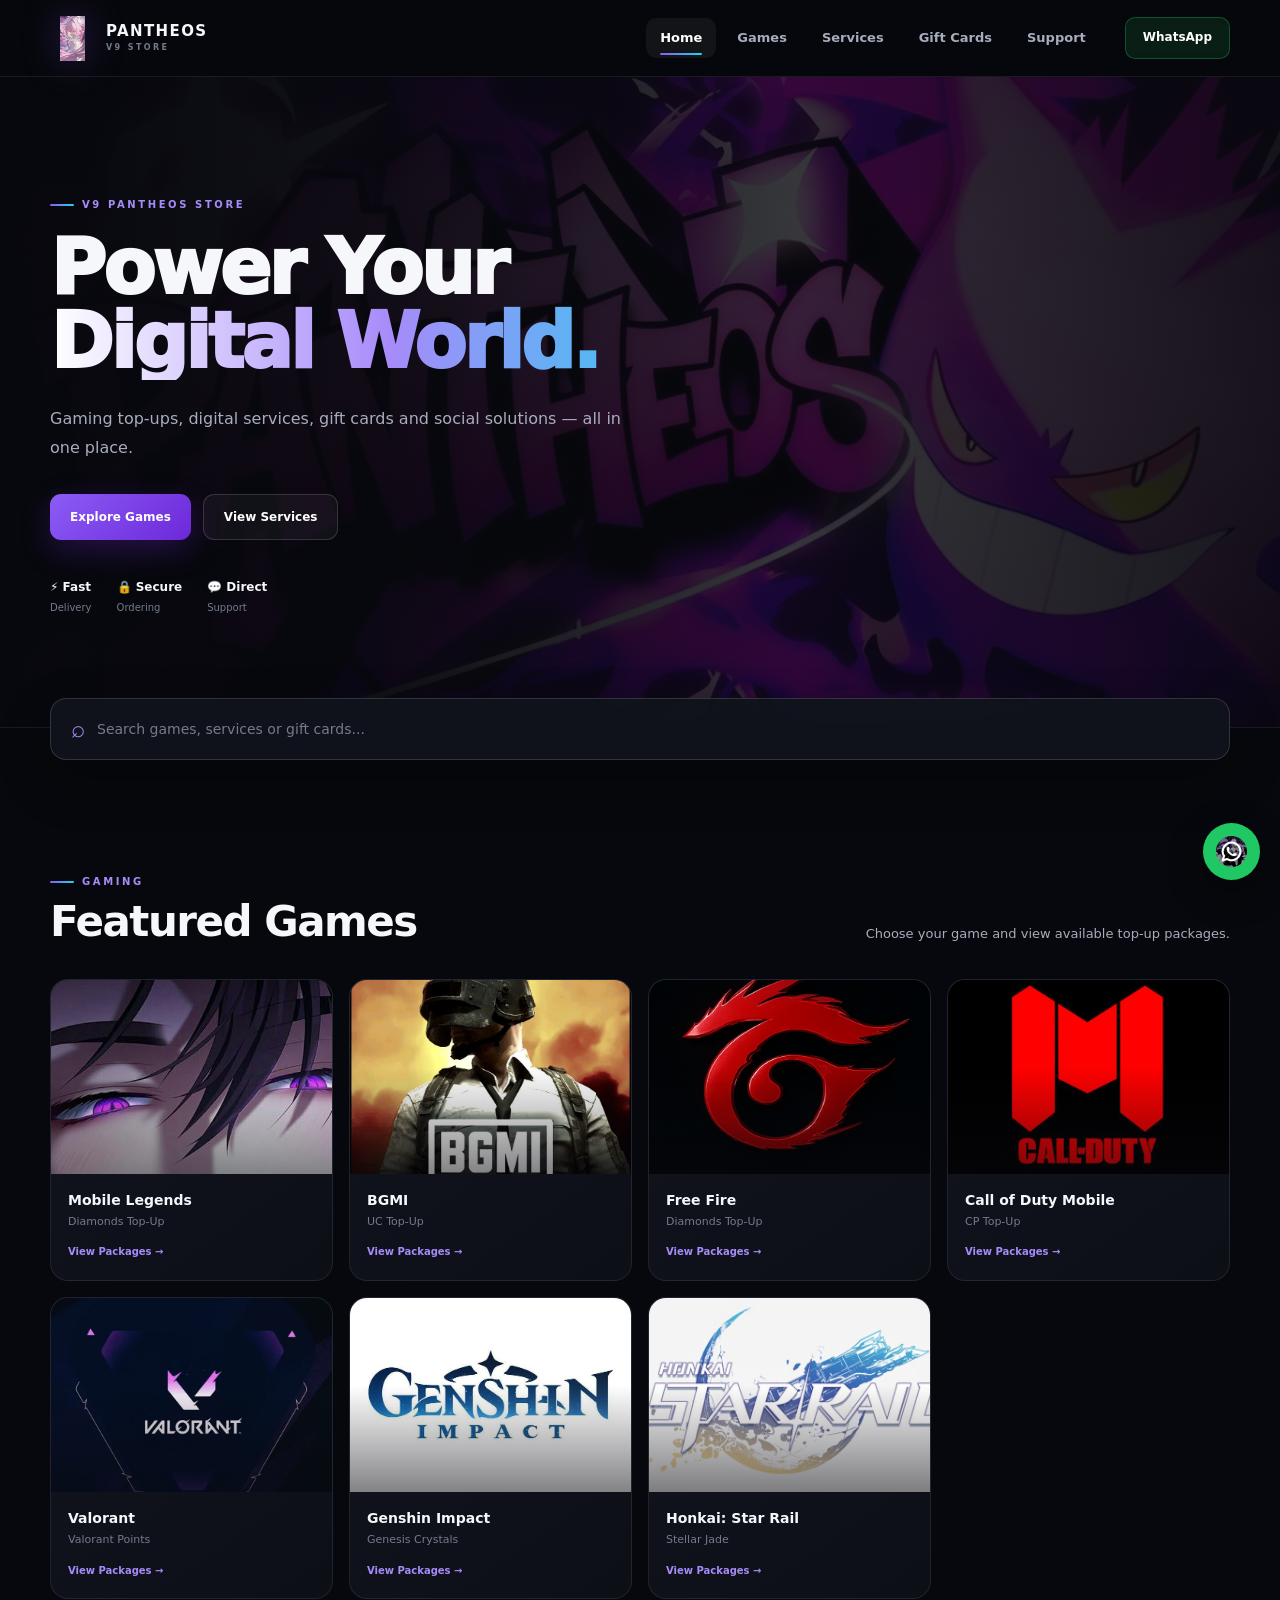
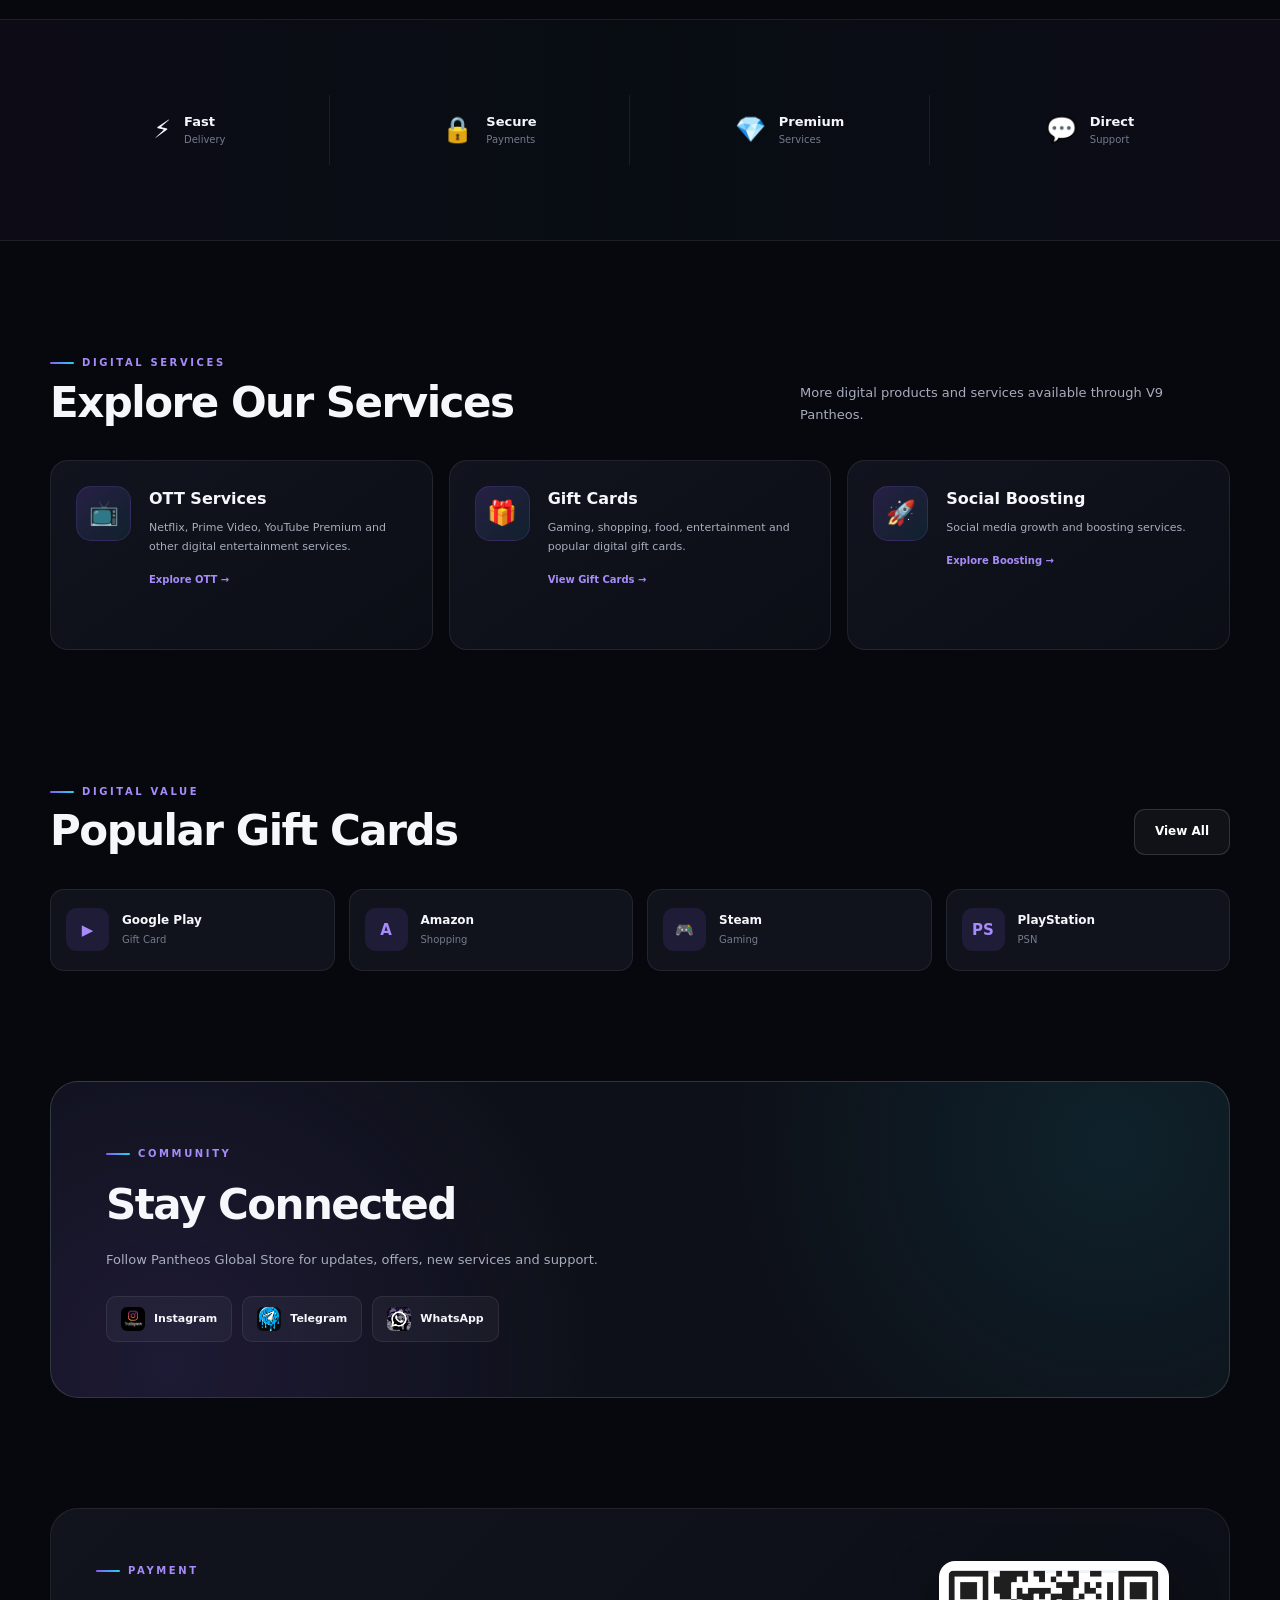
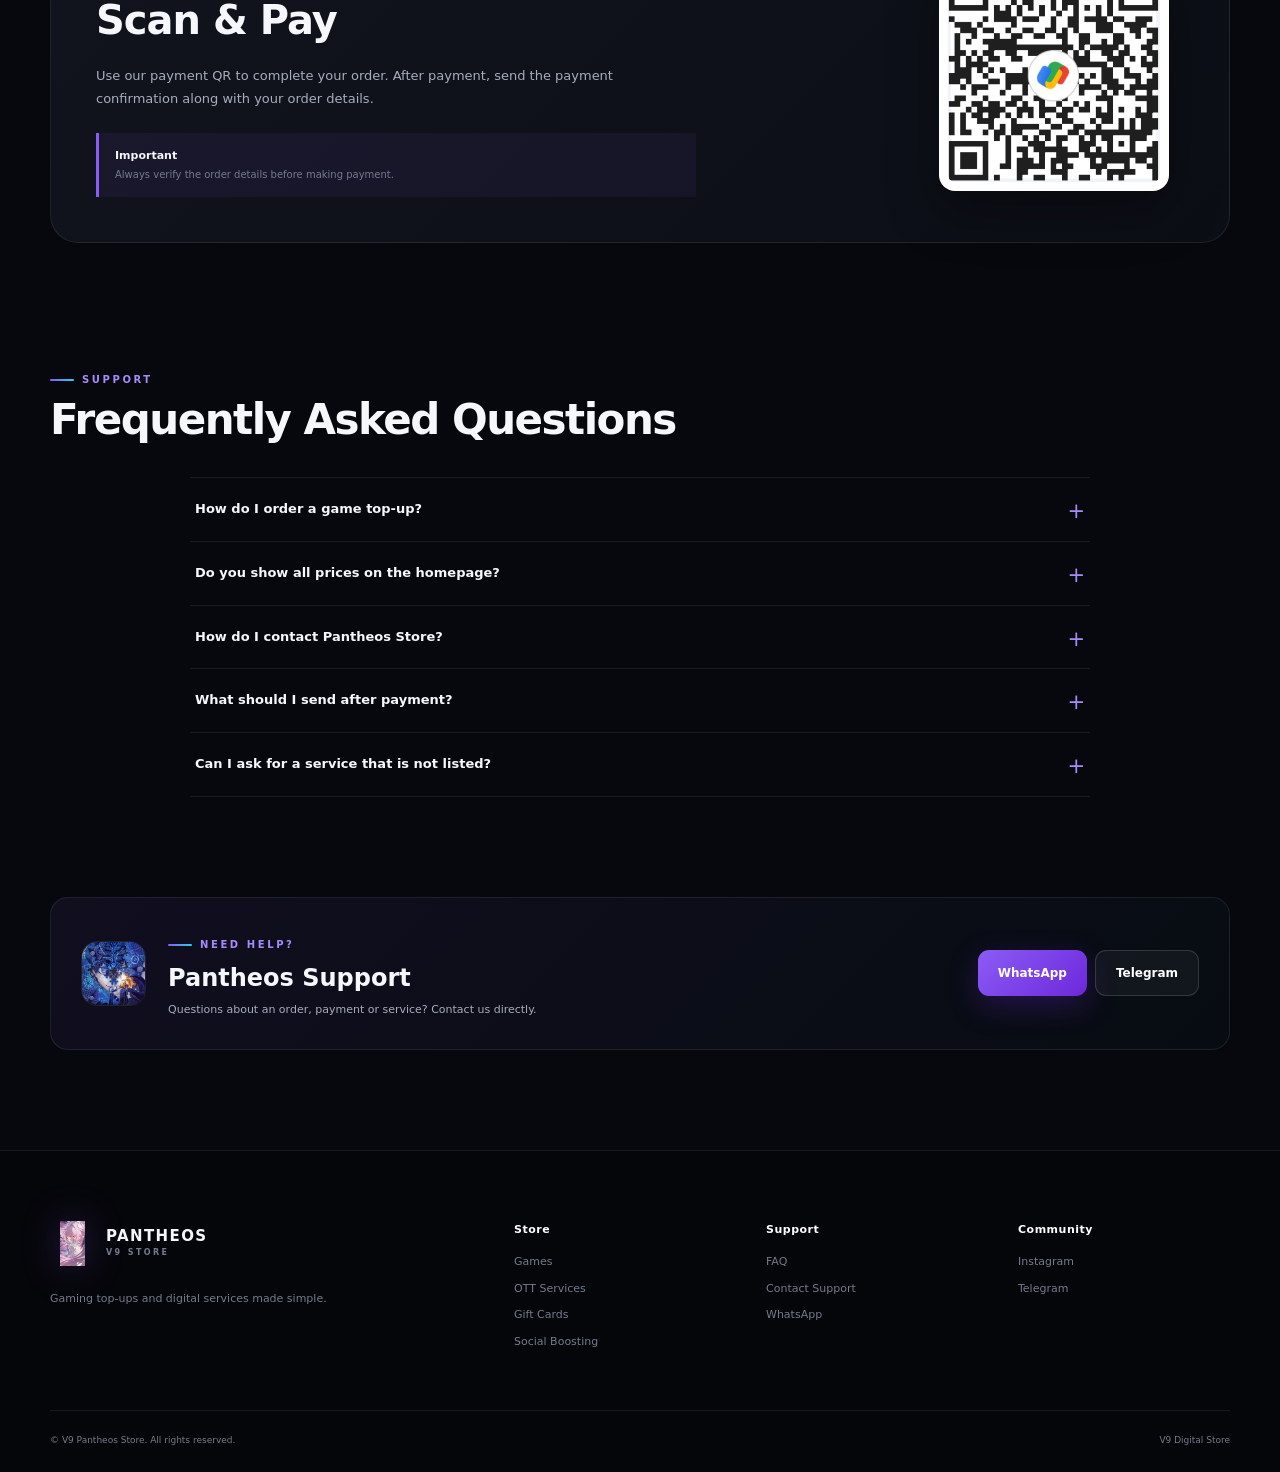
<file: index.html>
<!DOCTYPE html>
<html lang="en">
<head>
    <meta charset="UTF-8">
    <meta name="viewport" content="width=device-width, initial-scale=1.0">

    <meta name="theme-color" content="#07080d">
    <meta name="description" content="V9 Pantheos Global Store TEST 123, OTT services, gift cards and social media services.">

    <title>V9 Pantheos Store</title>

    <link rel="stylesheet" href="css/style.css">
</head>

<body>

<!-- =====================================================
     PAGE LOADER
===================================================== -->

<div id="page-loader">

    <div class="loader-card">

        <img
            src="assets/pantheos-logo.PNG"
            alt="Pantheos Store"
        >

        <div class="loader-bar">
            <span></span>
        </div>

        <p>V9 PANTHEOS STORE</p>

    </div>

</div>


<!-- =====================================================
     HEADER
===================================================== -->

<header class="site-header">

    <div class="container nav-container">

        <a href="index.html" class="brand">

            <img
                src="assets/pantheos-logo.PNG"
                alt="Pantheos Store Logo"
                class="brand-logo"
            >

            <div class="brand-text">

                <strong>PANTHEOS</strong>

                <span>V9 STORE</span>

            </div>

        </a>


        <nav class="desktop-nav">

            <a href="index.html" class="nav-link active">
                Home
            </a>

            <a href="#games" class="nav-link">
                Games
            </a>

            <a href="#services" class="nav-link">
                Services
            </a>

            <a href="#giftcards" class="nav-link">
                Gift Cards
            </a>

            <a href="#support" class="nav-link">
                Support
            </a>

        </nav>


        <div class="nav-actions">

            <a
                href="https://wa.me/919310651934"
                target="_blank"
                rel="noopener noreferrer"
                class="nav-whatsapp"
            >
                WhatsApp
            </a>

            <button
                type="button"
                class="menu-toggle"
                aria-label="Open navigation"
                aria-expanded="false"
            >
                <span></span>
                <span></span>
                <span></span>
            </button>

        </div>

    </div>


    <nav class="mobile-nav">

        <a href="index.html">Home</a>
        <a href="#games">Games</a>
        <a href="#services">Services</a>
        <a href="#giftcards">Gift Cards</a>
        <a href="#support">Support</a>

        <a
            href="https://wa.me/919310651934"
            target="_blank"
            rel="noopener noreferrer"
            class="mobile-whatsapp"
        >
            Chat on WhatsApp
        </a>

    </nav>

</header>


<!-- =====================================================
     MAIN
===================================================== -->

<main>


<!-- =====================================================
     HERO
===================================================== -->

<section class="hero-section">

    <div class="hero-background">

        <img
            src="assets/hero-banner.PNG"
            alt=""
            aria-hidden="true"
        >

    </div>


    <div class="container hero-container">

        <div class="hero-content">

            <span class="eyebrow">
                V9 PANTHEOS STORE
            </span>

            <h1>
                Power Your
                <span>Digital World.</span>
            </h1>

            <p>
                Gaming top-ups, digital services, gift cards
                and social solutions — all in one place.
            </p>


            <div class="hero-buttons">

                <a
                    href="#games"
                    class="btn btn-primary"
                >
                    Explore Games
                </a>

                <a
                    href="#services"
                    class="btn btn-secondary"
                >
                    View Services
                </a>

            </div>


            <div class="hero-features">

                <div class="hero-feature">

                    <strong>⚡ Fast</strong>
                    <span>Delivery</span>

                </div>

                <div class="hero-feature">

                    <strong>🔒 Secure</strong>
                    <span>Ordering</span>

                </div>

                <div class="hero-feature">

                    <strong>💬 Direct</strong>
                    <span>Support</span>

                </div>

            </div>

        </div>

    </div>

</section>


<!-- =====================================================
     SEARCH
===================================================== -->

<section class="search-section">

    <div class="container">

        <div class="search-box">

            <span>⌕</span>

            <input
                type="search"
                data-search=".search-item"
                placeholder="Search games, services or gift cards..."
                autocomplete="off"
            >

        </div>

    </div>

</section>


<!-- =====================================================
     FEATURED GAMES
===================================================== -->

<section
    class="content-section"
    id="games"
>

    <div class="container">

        <div class="section-heading">

            <div>

                <span class="eyebrow">
                    GAMING
                </span>

                <h2>
                    Featured Games
                </h2>

            </div>

            <p>
                Choose your game and view available
                top-up packages.
            </p>

        </div>


        <div class="games-grid">


            <!-- MLBB -->

            <a
                href="mlbb.html"
                class="game-card search-item"
                data-search-text="mlbb mobile legends diamonds top up"
            >

                <div class="game-image">

                    <img
                        src="assets/mlbb-logo.jpg"
                        alt="Mobile Legends"
                    >

                </div>

                <div class="game-info">

                    <h3>Mobile Legends</h3>

                    <p>Diamonds Top-Up</p>

                    <span>
                        View Packages →
                    </span>

                </div>

            </a>


            <!-- BGMI -->

            <a
                href="bgmi.html"
                class="game-card search-item"
                data-search-text="bgmi battlegrounds mobile india uc"
            >

                <div class="game-image">

                    <img
                        src="assets/bgmi-logo.jpg"
                        alt="BGMI"
                    >

                </div>

                <div class="game-info">

                    <h3>BGMI</h3>

                    <p>UC Top-Up</p>

                    <span>
                        View Packages →
                    </span>

                </div>

            </a>


            <!-- FREE FIRE -->

            <a
                href="freefire.html"
                class="game-card search-item"
                data-search-text="free fire freefire diamonds"
            >

                <div class="game-image">

                    <img
                        src="assets/freefire-logo.jpg"
                        alt="Free Fire"
                    >

                </div>

                <div class="game-info">

                    <h3>Free Fire</h3>

                    <p>Diamonds Top-Up</p>

                    <span>
                        View Packages →
                    </span>

                </div>

            </a>


            <!-- CODM -->

            <a
                href="codm.html"
                class="game-card search-item"
                data-search-text="codm call of duty mobile cp"
            >

                <div class="game-image">

                    <img
                        src="assets/codm-logo.jpg"
                        alt="Call of Duty Mobile"
                    >

                </div>

                <div class="game-info">

                    <h3>Call of Duty Mobile</h3>

                    <p>CP Top-Up</p>

                    <span>
                        View Packages →
                    </span>

                </div>

            </a>


            <!-- VALORANT -->

            <a
                href="valorant.html"
                class="game-card search-item"
                data-search-text="valorant vp points"
            >

                <div class="game-image">

                    <img
                        src="assets/valorant-logo.jpg"
                        alt="Valorant"
                    >

                </div>

                <div class="game-info">

                    <h3>Valorant</h3>

                    <p>Valorant Points</p>

                    <span>
                        View Packages →
                    </span>

                </div>

            </a>


            <!-- GENSHIN -->

            <a
                href="genshin.html"
                class="game-card search-item"
                data-search-text="genshin impact genesis crystals"
            >

                <div class="game-image">

                    <img
                        src="assets/genshin-logo.jpg"
                        alt="Genshin Impact"
                    >

                </div>

                <div class="game-info">

                    <h3>Genshin Impact</h3>

                    <p>Genesis Crystals</p>

                    <span>
                        View Packages →
                    </span>

                </div>

            </a>


            <!-- HSR -->

            <a
                href="hsr.html"
                class="game-card search-item"
                data-search-text="honkai star rail hsr stellar jade"
            >

                <div class="game-image">

                    <img
                        src="assets/hsr-logo.jpg"
                        alt="Honkai Star Rail"
                    >

                </div>

                <div class="game-info">

                    <h3>Honkai: Star Rail</h3>

                    <p>Stellar Jade</p>

                    <span>
                        View Packages →
                    </span>

                </div>

            </a>

        </div>

    </div>

</section>


<!-- =====================================================
     TRUST STATS
===================================================== -->

<section class="trust-section">

    <div class="container">

        <div class="trust-grid">

            <div class="trust-item">

                <strong>⚡</strong>

                <div>
                    <b>Fast</b>
                    <span>Delivery</span>
                </div>

            </div>


            <div class="trust-item">

                <strong>🔒</strong>

                <div>
                    <b>Secure</b>
                    <span>Payments</span>
                </div>

            </div>


            <div class="trust-item">

                <strong>💎</strong>

                <div>
                    <b>Premium</b>
                    <span>Services</span>
                </div>

            </div>


            <div class="trust-item">

                <strong>💬</strong>

                <div>
                    <b>Direct</b>
                    <span>Support</span>
                </div>

            </div>

        </div>

    </div>

</section>


<!-- =====================================================
     SERVICES
===================================================== -->

<section
    class="content-section"
    id="services"
>

    <div class="container">

        <div class="section-heading">

            <div>

                <span class="eyebrow">
                    DIGITAL SERVICES
                </span>

                <h2>
                    Explore Our Services
                </h2>

            </div>

            <p>
                More digital products and services
                available through V9 Pantheos.
            </p>

        </div>


        <div class="service-grid">


            <!-- OTT -->

            <a
                href="ott.html"
                class="service-card search-item"
                data-search-text="ott netflix prime video youtube premium"
            >

                <div class="service-icon">

                    📺

                </div>

                <div class="service-content">

                    <h3>
                        OTT Services
                    </h3>

                    <p>
                        Netflix, Prime Video, YouTube Premium
                        and other digital entertainment services.
                    </p>

                    <span>
                        Explore OTT →
                    </span>

                </div>

            </a>


            <!-- GIFT CARDS -->

            <a
                href="giftcards.html"
                class="service-card search-item"
                data-search-text="gift cards google play amazon steam playstation flipkart myntra"
            >

                <div class="service-icon">

                    🎁

                </div>

                <div class="service-content">

                    <h3>
                        Gift Cards
                    </h3>

                    <p>
                        Gaming, shopping, food, entertainment
                        and popular digital gift cards.
                    </p>

                    <span>
                        View Gift Cards →
                    </span>

                </div>

            </a>


            <!-- SOCIAL -->

            <a
                href="social.html"
                class="service-card search-item"
                data-search-text="social boosting instagram followers likes views telegram"
            >

                <div class="service-icon">

                    🚀

                </div>

                <div class="service-content">

                    <h3>
                        Social Boosting
                    </h3>

                    <p>
                        Social media growth and boosting
                        services.
                    </p>

                    <span>
                        Explore Boosting →
                    </span>

                </div>

            </a>


        </div>

    </div>

</section>


<!-- =====================================================
     GIFT CARD PREVIEW
===================================================== -->

<section
    class="content-section"
    id="giftcards"
>

    <div class="container">

        <div class="section-heading">

            <div>

                <span class="eyebrow">
                    DIGITAL VALUE
                </span>

                <h2>
                    Popular Gift Cards
                </h2>

            </div>

            <a
                href="giftcards.html"
                class="btn btn-secondary"
            >
                View All
            </a>

        </div>


        <div class="mini-grid">

            <div class="mini-card search-item"
                 data-search-text="google play gift card">

                <span class="mini-icon">▶</span>

                <div>
                    <h3>Google Play</h3>
                    <p>Gift Card</p>
                </div>

            </div>


            <div class="mini-card search-item"
                 data-search-text="amazon shopping gift card">

                <span class="mini-icon">A</span>

                <div>
                    <h3>Amazon</h3>
                    <p>Shopping</p>
                </div>

            </div>


            <div class="mini-card search-item"
                 data-search-text="steam gift card">

                <span class="mini-icon">🎮</span>

                <div>
                    <h3>Steam</h3>
                    <p>Gaming</p>
                </div>

            </div>


            <div class="mini-card search-item"
                 data-search-text="playstation psn gift card">

                <span class="mini-icon">PS</span>

                <div>
                    <h3>PlayStation</h3>
                    <p>PSN</p>
                </div>

            </div>

        </div>

    </div>

</section>


<!-- =====================================================
     COMMUNITY
===================================================== -->

<section class="community-section">

    <div class="container">

        <div class="community-box">

            <div class="community-content">

                <span class="eyebrow">
                    COMMUNITY
                </span>

                <h2>
                    Stay Connected
                </h2>

                <p>
                    Follow Pantheos Global Store for updates,
                    offers, new services and support.
                </p>


                <div class="community-links">


                    <a
                        href="https://www.instagram.com/pantheosglobalstore?igsh=YnpyczFmYTJsbnhh&utm_source=qr"
                        target="_blank"
                        rel="noopener noreferrer"
                        class="community-link"
                    >

                        <img
                            src="assets/instagram-icon.jpg"
                            alt="Instagram"
                        >

                        <span>Instagram</span>

                    </a>


                    <a
                        href="https://t.me/pantheosglobal"
                        target="_blank"
                        rel="noopener noreferrer"
                        class="community-link"
                    >

                        <img
                            src="assets/telegram-icon.jpg"
                            alt="Telegram"
                        >

                        <span>Telegram</span>

                    </a>


                    <a
                        href="https://wa.me/919310651934"
                        target="_blank"
                        rel="noopener noreferrer"
                        class="community-link"
                    >

                        <img
                            src="assets/whatsapp-icon.jpg"
                            alt="WhatsApp"
                        >

                        <span>WhatsApp</span>

                    </a>

                </div>

            </div>

        </div>

    </div>

</section>


<!-- =====================================================
     QR PAYMENT
===================================================== -->

<section class="payment-section">

    <div class="container">

        <div class="payment-box">

            <div class="payment-content">

                <span class="eyebrow">
                    PAYMENT
                </span>

                <h2>
                    Scan & Pay
                </h2>

                <p>
                    Use our payment QR to complete your
                    order. After payment, send the payment
                    confirmation along with your order details.
                </p>

                <div class="payment-warning">

                    <strong>
                        Important
                    </strong>

                    <span>
                        Always verify the order details before
                        making payment.
                    </span>

                </div>

            </div>


            <div class="qr-wrapper">

                <img
                    src="assets/qr-payment.jpg"
                    alt="Pantheos Store Payment QR"
                >

            </div>

        </div>

    </div>

</section>


<!-- =====================================================
     FAQ
===================================================== -->

<section
    class="faq-section"
    id="faq"
>

    <div class="container">

        <div class="section-heading">

            <div>

                <span class="eyebrow">
                    SUPPORT
                </span>

                <h2>
                    Frequently Asked Questions
                </h2>

            </div>

        </div>


        <div class="faq-list">


            <details>

                <summary>
                    How do I order a game top-up?
                </summary>

                <p>
                    Select your game from the homepage,
                    choose the package you want and follow
                    the ordering instructions on the game page.
                </p>

            </details>


            <details>

                <summary>
                    Do you show all prices on the homepage?
                </summary>

                <p>
                    No. The homepage is designed to stay clean.
                    Select a game or service to view its available
                    packages and pricing.
                </p>

            </details>


            <details>

                <summary>
                    How do I contact Pantheos Store?
                </summary>

                <p>
                    You can contact Pantheos Store through
                    WhatsApp, Instagram or Telegram.
                </p>

            </details>


            <details>

                <summary>
                    What should I send after payment?
                </summary>

                <p>
                    Keep your transaction information and send
                    the required payment confirmation together
                    with your order details.
                </p>

            </details>


            <details>

                <summary>
                    Can I ask for a service that is not listed?
                </summary>

                <p>
                    Yes. Contact us directly through WhatsApp
                    or Telegram and ask about your requirement.
                </p>

            </details>


        </div>

    </div>

</section>


<!-- =====================================================
     SUPPORT
===================================================== -->

<section
    class="support-section"
    id="support"
>

    <div class="container">

        <div class="support-box">


            <div class="support-icon">

                <img
                    src="assets/support-icon.jpg"
                    alt="Customer Support"
                >

            </div>


            <div class="support-content">

                <span class="eyebrow">
                    NEED HELP?
                </span>

                <h2>
                    Pantheos Support
                </h2>

                <p>
                    Questions about an order, payment or
                    service? Contact us directly.
                </p>

            </div>


            <div class="support-actions">

                <a
                    href="https://wa.me/919310651934"
                    target="_blank"
                    rel="noopener noreferrer"
                    class="btn btn-primary"
                >
                    WhatsApp
                </a>

                <a
                    href="https://t.me/pantheosglobal"
                    target="_blank"
                    rel="noopener noreferrer"
                    class="btn btn-secondary"
                >
                    Telegram
                </a>

            </div>

        </div>

    </div>

</section>


</main>


<!-- =====================================================
     FOOTER
===================================================== -->

<footer class="site-footer">

    <div class="container">

        <div class="footer-grid">


            <div class="footer-brand">

                <a
                    href="index.html"
                    class="brand"
                >

                    <img
                        src="assets/pantheos-logo.PNG"
                        alt="Pantheos"
                        class="brand-logo"
                    >

                    <div class="brand-text">

                        <strong>PANTHEOS</strong>

                        <span>V9 STORE</span>

                    </div>

                </a>

                <p>
                    Gaming top-ups and digital services
                    made simple.
                </p>

            </div>


            <div class="footer-column">

                <h3>Store</h3>

                <a href="#games">Games</a>

                <a href="ott.html">
                    OTT Services
                </a>

                <a href="giftcards.html">
                    Gift Cards
                </a>

                <a href="social.html">
                    Social Boosting
                </a>

            </div>


            <div class="footer-column">

                <h3>Support</h3>

                <a href="#faq">
                    FAQ
                </a>

                <a href="#support">
                    Contact Support
                </a>

                <a
                    href="https://wa.me/919310651934"
                    target="_blank"
                    rel="noopener noreferrer"
                >
                    WhatsApp
                </a>

            </div>


            <div class="footer-column">

                <h3>Community</h3>

                <a
                    href="https://www.instagram.com/pantheosglobalstore?igsh=YnpyczFmYTJsbnhh&utm_source=qr"
                    target="_blank"
                    rel="noopener noreferrer"
                >
                    Instagram
                </a>

                <a
                    href="https://t.me/pantheosglobal"
                    target="_blank"
                    rel="noopener noreferrer"
                >
                    Telegram
                </a>

            </div>

        </div>


        <div class="footer-bottom">

            <p>
                © <span data-current-year></span>
                V9 Pantheos Store.
                All rights reserved.
            </p>

            <span>
                V9 Digital Store
            </span>

        </div>

    </div>

</footer>


<!-- =====================================================
     FLOATING WHATSAPP
===================================================== -->

<a
    href="https://wa.me/919310651934"
    target="_blank"
    rel="noopener noreferrer"
    class="floating-whatsapp"
    aria-label="WhatsApp Pantheos Store"
>

    <img
        src="assets/whatsapp-icon.jpg"
        alt="WhatsApp"
    >

    <span class="whatsapp-tooltip">
        Chat with us
    </span>

</a>


<!-- =====================================================
     BACK TO TOP
===================================================== -->

<button
    type="button"
    class="back-to-top"
    aria-label="Back to top"
>
    ↑
</button>


<!-- =====================================================
     JAVASCRIPT
===================================================== -->

<script src="js/app.js" defer></script>

</body>
</html>
</file>
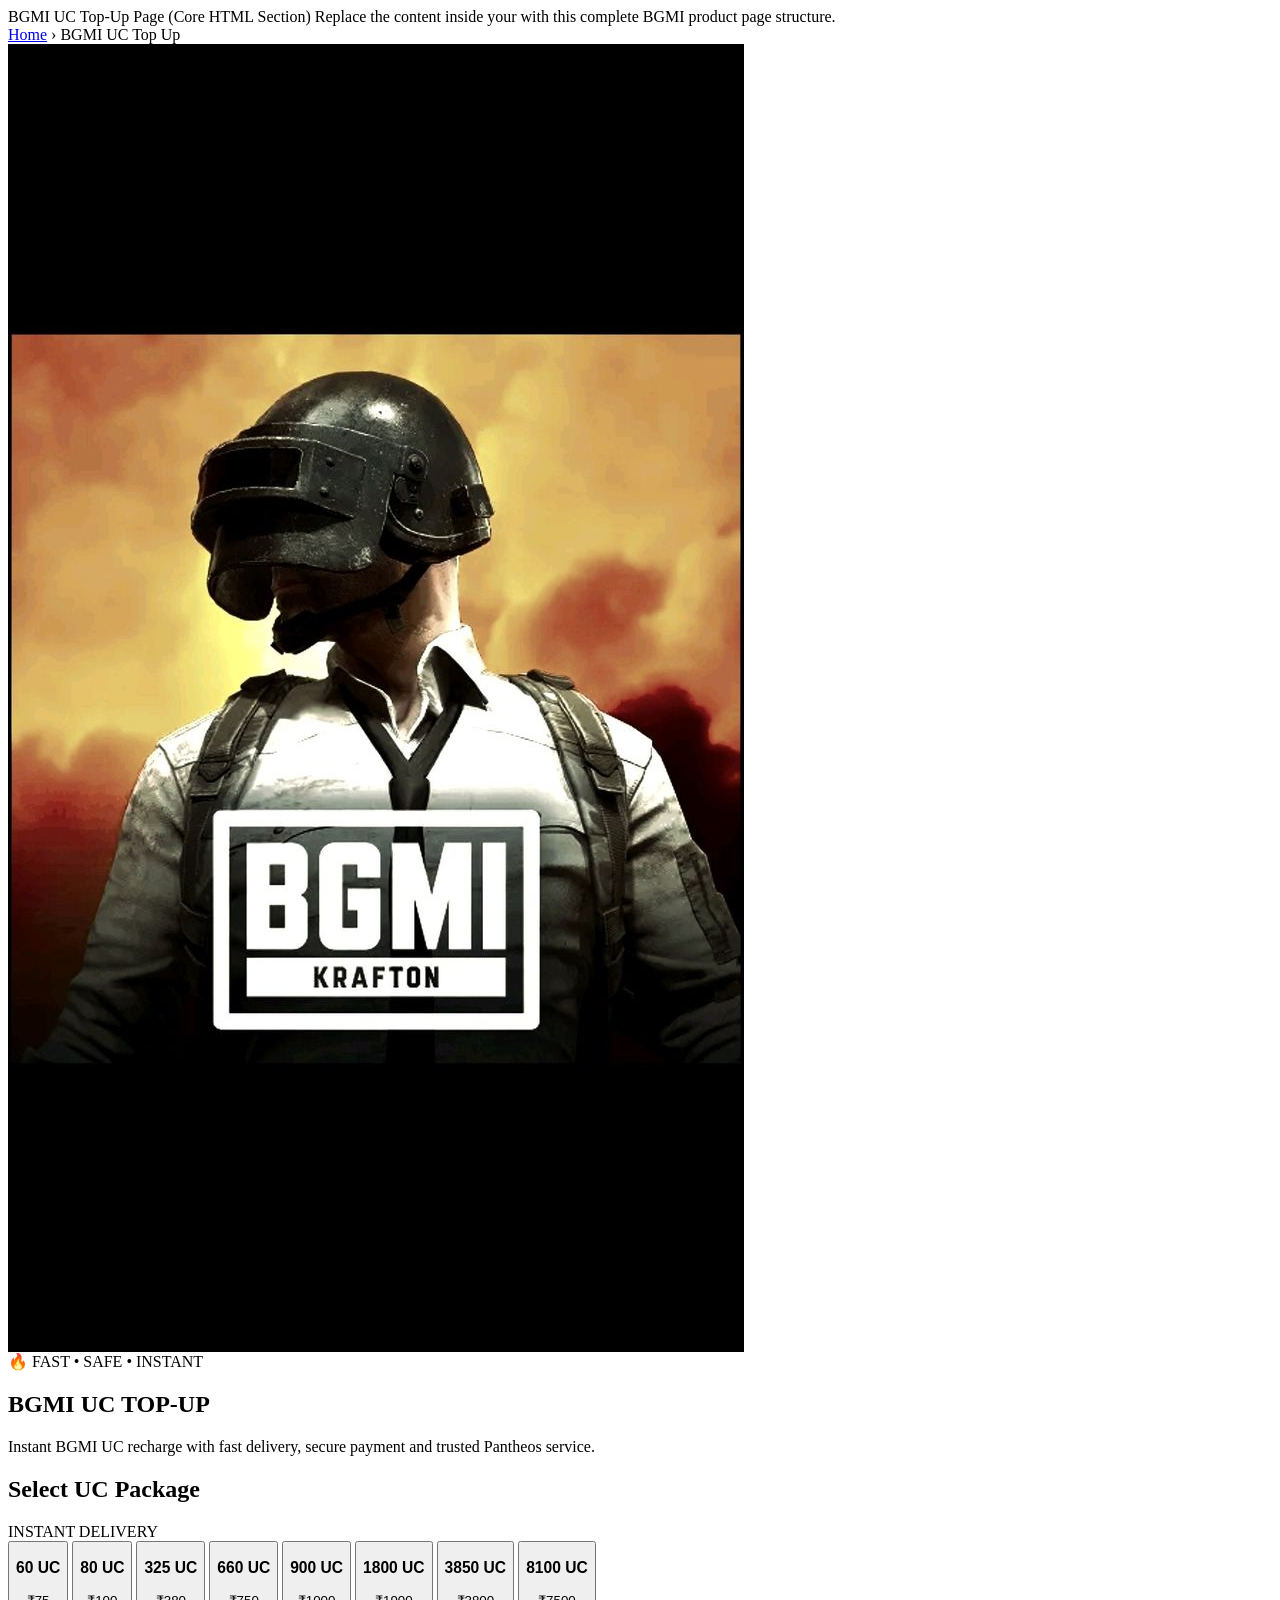
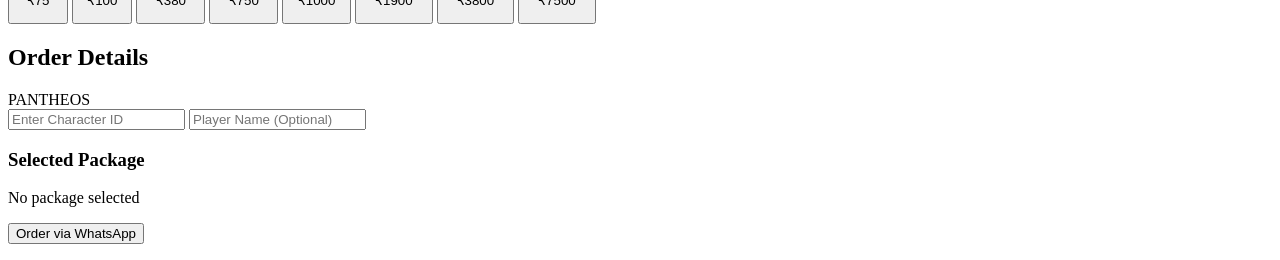
<file: bgmi.html>
BGMI UC Top-Up Page (Core HTML Section)

Replace the content inside your <body> with this complete BGMI product page structure.

<main class="product-page container">
    <section class="product-hero">
        <div class="breadcrumb">
            <a href="index.html">Home</a>
            <span>›</span>
            <span>BGMI UC Top Up</span>
        </div>
        <div class="product-hero-content">
            <div class="product-logo">
                <img src="assets/bgmi-logo.jpg" alt="BGMI">
            </div>
            <div class="product-title-area">
                <div class="eyebrow">
                    🔥 FAST • SAFE • INSTANT
                </div>
                <h1>
                    BGMI <span>UC TOP-UP</span>
                </h1>
                <p>
                    Instant BGMI UC recharge with fast delivery,
                    secure payment and trusted Pantheos service.
                </p>
            </div>
        </div>
    </section>
    <section class="product-layout">
        <div class="product-panel">
            <div class="panel-heading">
                <h2>Select UC Package</h2>
                <span>INSTANT DELIVERY</span>
            </div>
            <div class="package-grid">
                <button class="package-option" data-package="60 UC" data-price="75">
                    <h3>60 UC</h3>
                    <p>₹75</p>
                </button>
                <button class="package-option" data-package="80 UC" data-price="100">
                    <h3>80 UC</h3>
                    <p>₹100</p>
                </button>
                <button class="package-option" data-package="325 UC" data-price="380">
                    <h3>325 UC</h3>
                    <p>₹380</p>
                </button>
                <button class="package-option" data-package="660 UC" data-price="750">
                    <h3>660 UC</h3>
                    <p>₹750</p>
                </button>
                <button class="package-option" data-package="900 UC" data-price="1000">
                    <h3>900 UC</h3>
                    <p>₹1000</p>
                </button>
                <button class="package-option" data-package="1800 UC" data-price="1900">
                    <h3>1800 UC</h3>
                    <p>₹1900</p>
                </button>
                <button class="package-option" data-package="3850 UC" data-price="3800">
                    <h3>3850 UC</h3>
                    <p>₹3800</p>
                </button>
                <button class="package-option" data-package="8100 UC" data-price="7500">
                    <h3>8100 UC</h3>
                    <p>₹7500</p>
                </button>
            </div>
        </div>
        <aside class="product-panel">
            <div class="panel-heading">
                <h2>Order Details</h2>
                <span>PANTHEOS</span>
            </div>
            <form id="bgmiOrderForm">
                <input
                    type="text"
                    id="playerId"
                    placeholder="Enter Character ID"
                    required>
                <input
                    type="text"
                    id="playerName"
                    placeholder="Player Name (Optional)">
                <div class="selected-package-box">
                    <h3>Selected Package</h3>
                    <p id="selectedPackage">
                        No package selected
                    </p>
                </div>
                <button
                    type="button"
                    class="order-btn"
                    onclick="sendBGMIOrder()">
                    Order via WhatsApp
                </button>
            </form>
        </aside>
    </section>
</main>
<script>
let selectedPackage = "";
let selectedPrice = "";
document.querySelectorAll(".package-option")
.forEach(card => {
    card.addEventListener("click", () => {
        document
        .querySelectorAll(".package-option")
        .forEach(x => x.classList.remove("active"));
        card.classList.add("active");
        selectedPackage =
            card.dataset.package;
        selectedPrice =
            card.dataset.price;
        document.getElementById(
            "selectedPackage"
        ).innerHTML =
            selectedPackage +
            " • ₹" +
            selectedPrice;
    });
});
function sendBGMIOrder(){
    const playerId =
        document.getElementById(
            "playerId"
        ).value;
    const playerName =
        document.getElementById(
            "playerName"
        ).value;
    if(!selectedPackage){
        alert(
            "Please select a UC package."
        );
        return;
    }
    if(!playerId){
        alert(
            "Please enter Character ID."
        );
        return;
    }
    const message =
`🔥 PANTHEOS GLOBAL STORE 🔥
Game: BGMI
Package: ${selectedPackage}
Price: ₹${selectedPrice}
Character ID: ${playerId}
Player Name: ${playerName}
Payment Completed.`;
    window.open(
        "https://wa.me/919310651934?text=" +
        encodeURIComponent(message),
        "_blank"
    );
}
</script>
</file>
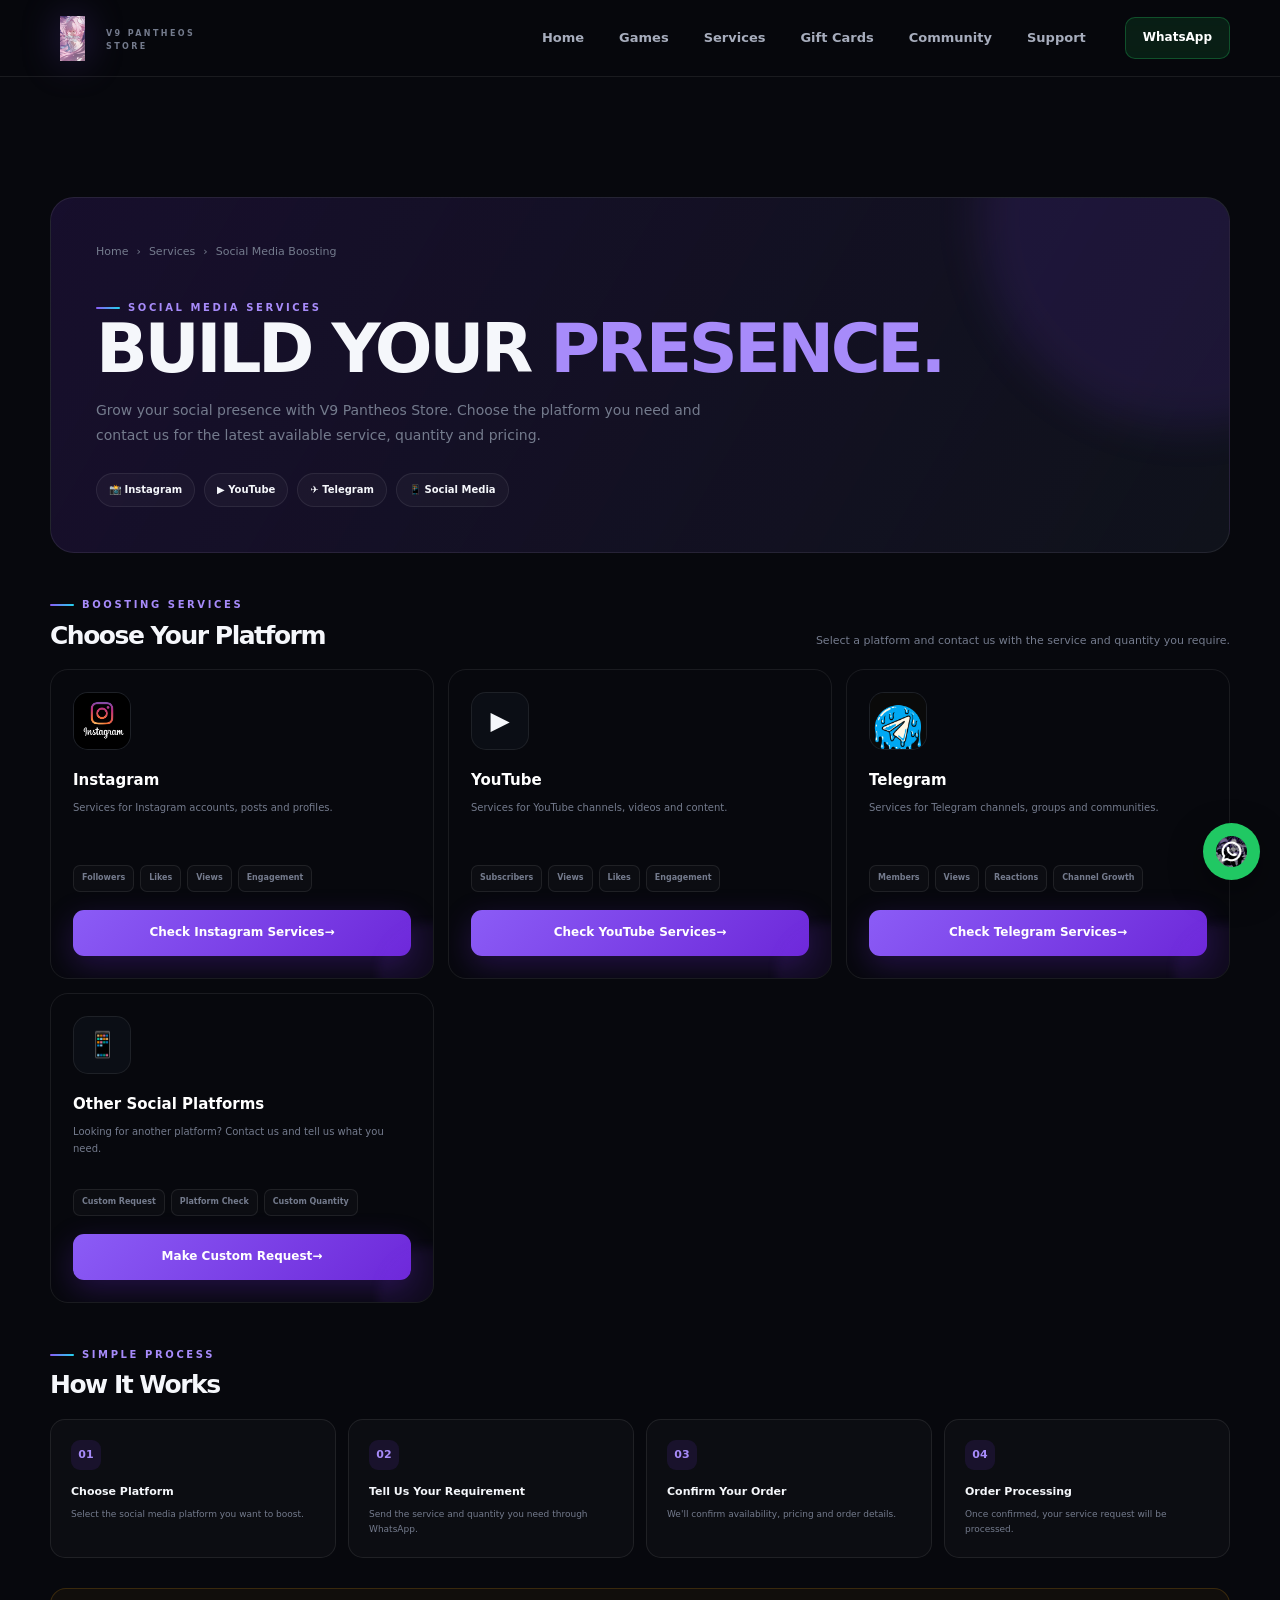
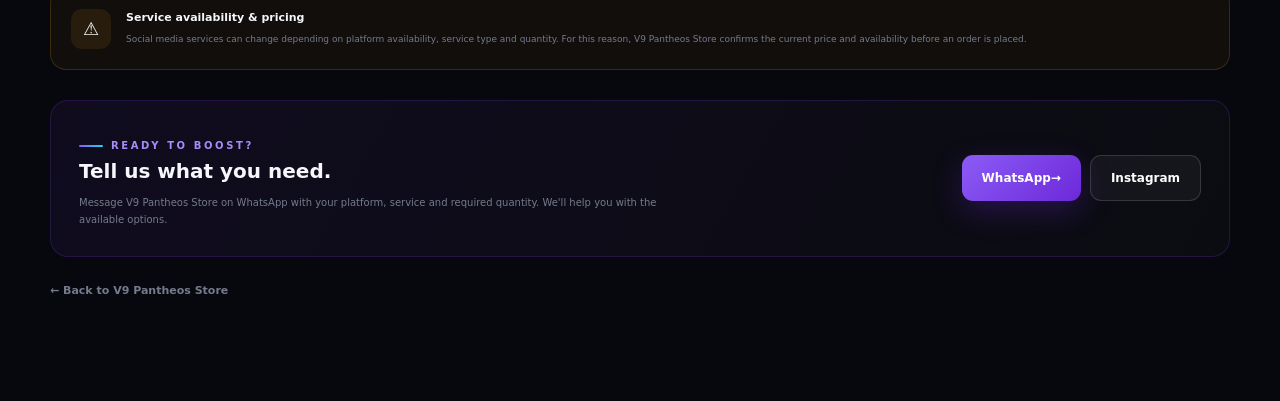
<file: boosting.html>
<!DOCTYPE html>
<html lang="en">
<head>
    <meta charset="UTF-8">
    <meta name="viewport" content="width=device-width, initial-scale=1.0">
    <meta name="theme-color" content="#07080d">

    <meta name="description"
        content="V9 Pantheos Store - Social media boosting services for Instagram, YouTube, Telegram and more.">

    <title>Social Media Boosting | V9 Pantheos Store</title>

    <link rel="stylesheet" href="css/style.css">

    <style>

        /* =====================================================
           V9 BOOSTING PAGE
        ===================================================== */

        .boost-page {
            min-height: 100vh;
            padding-top: 120px;
            padding-bottom: 100px;
        }


        /* =====================================================
           HERO
        ===================================================== */

        .boost-hero {
            position: relative;
            overflow: hidden;

            padding: 45px;
            margin-bottom: 35px;

            border: 1px solid var(--border);
            border-radius: 24px;

            background:
                linear-gradient(
                    120deg,
                    rgba(124,58,237,0.14),
                    rgba(16,19,28,0.96)
                );
        }


        .boost-hero::before {
            content: "";

            position: absolute;

            width: 420px;
            height: 420px;

            right: -170px;
            top: -190px;

            border-radius: 50%;

            background:
                rgba(124,58,237,0.12);

            filter: blur(20px);
        }


        .breadcrumb {
            position: relative;
            z-index: 2;

            display: flex;
            align-items: center;

            flex-wrap: wrap;

            gap: 8px;

            margin-bottom: 30px;

            color: var(--text-muted);

            font-size: 11px;
        }


        .breadcrumb a {
            color: var(--text-soft);
        }


        .breadcrumb a:hover {
            color: #a78bfa;
        }


        .boost-hero-content {
            position: relative;
            z-index: 2;
        }


        .boost-hero-content h1 {
            max-width: 850px;

            margin-bottom: 15px;

            font-size:
                clamp(
                    38px,
                    6vw,
                    68px
                );

            line-height: 0.98;

            letter-spacing:
                -0.05em;
        }


        .boost-hero-content h1 span {
            color: #a78bfa;
        }


        .boost-hero-content p {
            max-width: 650px;

            color:
                var(--text-muted);

            font-size: 14px;

            line-height: 1.8;
        }


        .boost-badges {
            display: flex;

            flex-wrap: wrap;

            gap: 9px;

            margin-top: 25px;
        }


        .boost-badge {
            padding: 8px 12px;

            border:
                1px solid
                var(--border);

            border-radius: 999px;

            background:
                rgba(255,255,255,0.03);

            color:
                var(--text-soft);

            font-size: 10px;

            font-weight: 800;
        }


        /* =====================================================
           SECTION HEADER
        ===================================================== */

        .section-heading {
            display: flex;

            align-items: flex-end;

            justify-content: space-between;

            gap: 20px;

            margin-bottom: 20px;
        }


        .section-heading h2 {
            font-size: 25px;
        }


        .section-heading p {
            max-width: 500px;

            color:
                var(--text-muted);

            font-size: 11px;

            line-height: 1.6;

            text-align: right;
        }


        /* =====================================================
           BOOST GRID
        ===================================================== */

        .boost-grid {
            display: grid;

            grid-template-columns:
                repeat(3, 1fr);

            gap: 14px;
        }


        .boost-card {
            position: relative;

            overflow: hidden;

            padding: 22px;

            border:
                1px solid
                var(--border);

            border-radius: 18px;

            background:
                var(--card);

            transition:
                transform var(--transition),
                border var(--transition),
                background var(--transition);
        }


        .boost-card:hover {
            transform:
                translateY(-5px);

            border-color:
                rgba(124,58,237,0.40);

            background:
                rgba(255,255,255,0.045);
        }


        .boost-card::after {
            content: "";

            position: absolute;

            width: 100px;
            height: 100px;

            right: -45px;
            bottom: -45px;

            border-radius: 50%;

            background:
                rgba(124,58,237,0.08);

            filter: blur(5px);

            pointer-events: none;
        }


        .boost-icon {
            width: 58px;
            height: 58px;

            display: grid;

            place-items: center;

            margin-bottom: 18px;

            overflow: hidden;

            border:
                1px solid
                var(--border);

            border-radius: 15px;

            background:
                #0b0e15;

            font-size: 25px;
        }


        .boost-icon img {
            width: 100%;
            height: 100%;

            object-fit: cover;
        }


        .boost-card h3 {
            margin-bottom: 7px;

            color: white;

            font-size: 15px;
        }


        .boost-card p {
            min-height: 48px;

            margin-bottom: 18px;

            color:
                var(--text-muted);

            font-size: 10px;

            line-height: 1.7;
        }


        .boost-services {
            display: flex;

            flex-wrap: wrap;

            gap: 6px;

            margin-bottom: 18px;
        }


        .boost-service {
            padding: 6px 8px;

            border:
                1px solid
                var(--border);

            border-radius: 7px;

            background:
                rgba(255,255,255,0.025);

            color:
                var(--text-muted);

            font-size: 8px;

            font-weight: 800;
        }


        .boost-order {
            width: 100%;
        }


        /* =====================================================
           PROCESS
        ===================================================== */

        .process-section {
            margin-top: 35px;
        }


        .process-grid {
            display: grid;

            grid-template-columns:
                repeat(4, 1fr);

            gap: 12px;
        }


        .process-card {
            padding: 20px;

            border:
                1px solid
                var(--border);

            border-radius: 15px;

            background:
                rgba(255,255,255,0.025);
        }


        .process-number {
            display: inline-grid;

            place-items: center;

            width: 30px;
            height: 30px;

            margin-bottom: 13px;

            border-radius: 9px;

            background:
                rgba(124,58,237,0.12);

            color:
                #a78bfa;

            font-size: 11px;

            font-weight: 900;
        }


        .process-card h3 {
            margin-bottom: 6px;

            font-size: 11px;
        }


        .process-card p {
            color:
                var(--text-muted);

            font-size: 9px;

            line-height: 1.7;
        }


        /* =====================================================
           NOTICE
        ===================================================== */

        .boost-notice {
            display: grid;

            grid-template-columns:
                auto 1fr;

            gap: 15px;

            align-items: start;

            margin-top: 30px;

            padding: 20px;

            border:
                1px solid
                rgba(245,158,11,0.18);

            border-radius: 16px;

            background:
                rgba(245,158,11,0.045);
        }


        .notice-icon {
            width: 40px;
            height: 40px;

            display: grid;

            place-items: center;

            border-radius: 11px;

            background:
                rgba(245,158,11,0.10);

            font-size: 18px;
        }


        .boost-notice h3 {
            margin-bottom: 5px;

            font-size: 11px;
        }


        .boost-notice p {
            color:
                var(--text-muted);

            font-size: 9px;

            line-height: 1.7;
        }


        /* =====================================================
           CONTACT PANEL
        ===================================================== */

        .contact-panel {
            display: grid;

            grid-template-columns:
                1fr auto;

            align-items: center;

            gap: 30px;

            margin-top: 30px;

            padding: 28px;

            border:
                1px solid
                rgba(124,58,237,0.20);

            border-radius: 18px;

            background:
                linear-gradient(
                    120deg,
                    rgba(124,58,237,0.08),
                    rgba(255,255,255,0.02)
                );
        }


        .contact-panel h2 {
            margin-bottom: 7px;

            font-size: 20px;
        }


        .contact-panel p {
            max-width: 600px;

            color:
                var(--text-muted);

            font-size: 10px;

            line-height: 1.7;
        }


        .contact-actions {
            display: flex;

            flex-wrap: wrap;

            gap: 9px;
        }


        .back-store {
            display: inline-flex;

            align-items: center;

            gap: 8px;

            margin-top: 25px;

            color:
                var(--text-muted);

            font-size: 11px;

            font-weight: 700;
        }


        .back-store:hover {
            color: white;
        }


        /* =====================================================
           RESPONSIVE
        ===================================================== */

        @media (max-width: 1000px) {

            .boost-grid {
                grid-template-columns:
                    repeat(2, 1fr);
            }


            .process-grid {
                grid-template-columns:
                    repeat(2, 1fr);
            }
        }


        @media (max-width: 750px) {

            .contact-panel {
                grid-template-columns:
                    1fr;
            }
        }


        @media (max-width: 600px) {

            .boost-page {
                padding-top: 95px;
            }


            .boost-hero {
                padding:
                    28px 20px;
            }


            .boost-grid {
                grid-template-columns:
                    1fr;
            }


            .process-grid {
                grid-template-columns:
                    1fr;
            }


            .section-heading {
                align-items:
                    flex-start;

                flex-direction:
                    column;
            }


            .section-heading p {
                text-align:
                    left;
            }


            .contact-panel {
                padding:
                    22px 18px;
            }


            .contact-actions {
                width: 100%;
            }


            .contact-actions .btn {
                flex: 1;
            }
        }

    </style>
</head>


<body>


<!-- =====================================================
     PAGE LOADER
===================================================== -->

<div id="page-loader">

    <div class="loader-logo">

        <img
            src="assets/pantheos-logo.PNG"
            alt="V9 Pantheos Store"
        >

    </div>

    <div class="loader-line"></div>

</div>



<!-- =====================================================
     NAVIGATION
===================================================== -->

<header
    class="site-header"
    id="siteHeader"
>

    <div class="container nav-container">


        <a
            href="index.html"
            class="brand"
        >

            <img
                src="assets/pantheos-logo.PNG"
                alt="V9 Pantheos Store"
                class="brand-logo"
            >


            <div class="brand-text">

                <span class="brand-name">
                    V9 PANTHEOS
                </span>

                <span class="brand-subtitle">
                    STORE
                </span>

            </div>

        </a>



        <nav class="desktop-nav">

            <a
                href="index.html#home"
                class="nav-link"
            >
                Home
            </a>


            <a
                href="index.html#games"
                class="nav-link"
            >
                Games
            </a>


            <a
                href="index.html#services"
                class="nav-link"
            >
                Services
            </a>


            <a
                href="index.html#giftcards"
                class="nav-link"
            >
                Gift Cards
            </a>


            <a
                href="index.html#community"
                class="nav-link"
            >
                Community
            </a>


            <a
                href="index.html#support"
                class="nav-link"
            >
                Support
            </a>

        </nav>



        <div class="nav-actions">


            <a
                href="https://wa.me/919310651934"
                class="nav-whatsapp"
                target="_blank"
                rel="noopener"
            >
                WhatsApp
            </a>


            <button
                class="menu-toggle"
                id="menuToggle"
                aria-label="Open menu"
            >

                <span></span>
                <span></span>
                <span></span>

            </button>

        </div>

    </div>



    <div
        class="mobile-nav"
        id="mobileNav"
    >

        <a href="index.html">
            Home
        </a>


        <a href="index.html#games">
            Games
        </a>


        <a href="index.html#services">
            Services
        </a>


        <a href="index.html#giftcards">
            Gift Cards
        </a>


        <a href="index.html#community">
            Community
        </a>


        <a href="index.html#support">
            Support
        </a>


        <a
            href="https://wa.me/919310651934"
            target="_blank"
            rel="noopener"
            class="mobile-whatsapp"
        >
            Chat on WhatsApp
        </a>

    </div>

</header>



<!-- =====================================================
     MAIN
===================================================== -->

<main class="boost-page">

    <div class="container">


        <!-- =================================================
             HERO
        ================================================= -->

        <section class="boost-hero">


            <div class="breadcrumb">

                <a href="index.html">
                    Home
                </a>

                <span>
                    ›
                </span>

                <a href="index.html#services">
                    Services
                </a>

                <span>
                    ›
                </span>

                <span>
                    Social Media Boosting
                </span>

            </div>



            <div class="boost-hero-content">

                <span class="eyebrow">
                    SOCIAL MEDIA SERVICES
                </span>


                <h1>

                    BUILD YOUR
                    <span>
                        PRESENCE.
                    </span>

                </h1>


                <p>

                    Grow your social presence with
                    V9 Pantheos Store. Choose the
                    platform you need and contact us
                    for the latest available service,
                    quantity and pricing.

                </p>



                <div class="boost-badges">

                    <span class="boost-badge">
                        📸 Instagram
                    </span>

                    <span class="boost-badge">
                        ▶️ YouTube
                    </span>

                    <span class="boost-badge">
                        ✈️ Telegram
                    </span>

                    <span class="boost-badge">
                        📱 Social Media
                    </span>

                </div>

            </div>

        </section>



        <!-- =================================================
             SERVICES
        ================================================= -->

        <div class="section-heading">

            <div>

                <span class="eyebrow">
                    BOOSTING SERVICES
                </span>

                <h2>
                    Choose Your Platform
                </h2>

            </div>


            <p>

                Select a platform and contact us
                with the service and quantity you
                require.

            </p>

        </div>



        <section class="boost-grid">


            <!-- INSTAGRAM -->

            <article class="boost-card">

                <div class="boost-icon">

                    <img
                        src="assets/instagram-icon.jpg"
                        alt="Instagram"
                    >

                </div>


                <h3>
                    Instagram
                </h3>


                <p>

                    Services for Instagram accounts,
                    posts and profiles.

                </p>


                <div class="boost-services">

                    <span class="boost-service">
                        Followers
                    </span>

                    <span class="boost-service">
                        Likes
                    </span>

                    <span class="boost-service">
                        Views
                    </span>

                    <span class="boost-service">
                        Engagement
                    </span>

                </div>


                <a
                    href="https://wa.me/919310651934?text=Hello%20V9%20Pantheos%20Store%2C%20I%20am%20interested%20in%20Instagram%20boosting.%20Please%20send%20me%20the%20available%20services%20and%20current%20prices."
                    class="btn btn-primary boost-order"
                    target="_blank"
                    rel="noopener"
                >
                    Check Instagram Services
                    <span>→</span>
                </a>

            </article>



            <!-- YOUTUBE -->

            <article class="boost-card">

                <div class="boost-icon">
                    ▶️
                </div>


                <h3>
                    YouTube
                </h3>


                <p>

                    Services for YouTube channels,
                    videos and content.

                </p>


                <div class="boost-services">

                    <span class="boost-service">
                        Subscribers
                    </span>

                    <span class="boost-service">
                        Views
                    </span>

                    <span class="boost-service">
                        Likes
                    </span>

                    <span class="boost-service">
                        Engagement
                    </span>

                </div>


                <a
                    href="https://wa.me/919310651934?text=Hello%20V9%20Pantheos%20Store%2C%20I%20am%20interested%20in%20YouTube%20boosting.%20Please%20send%20me%20the%20available%20services%20and%20current%20prices."
                    class="btn btn-primary boost-order"
                    target="_blank"
                    rel="noopener"
                >
                    Check YouTube Services
                    <span>→</span>
                </a>

            </article>



            <!-- TELEGRAM -->

            <article class="boost-card">

                <div class="boost-icon">

                    <img
                        src="assets/telegram-icon.jpg"
                        alt="Telegram"
                    >

                </div>


                <h3>
                    Telegram
                </h3>


                <p>

                    Services for Telegram channels,
                    groups and communities.

                </p>


                <div class="boost-services">

                    <span class="boost-service">
                        Members
                    </span>

                    <span class="boost-service">
                        Views
                    </span>

                    <span class="boost-service">
                        Reactions
                    </span>

                    <span class="boost-service">
                        Channel Growth
                    </span>

                </div>


                <a
                    href="https://wa.me/919310651934?text=Hello%20V9%20Pantheos%20Store%2C%20I%20am%20interested%20in%20Telegram%20boosting.%20Please%20send%20me%20the%20available%20services%20and%20current%20prices."
                    class="btn btn-primary boost-order"
                    target="_blank"
                    rel="noopener"
                >
                    Check Telegram Services
                    <span>→</span>
                </a>

            </article>



            <!-- OTHER SOCIAL -->

            <article class="boost-card">

                <div class="boost-icon">
                    📱
                </div>


                <h3>
                    Other Social Platforms
                </h3>


                <p>

                    Looking for another platform?
                    Contact us and tell us what you
                    need.

                </p>


                <div class="boost-services">

                    <span class="boost-service">
                        Custom Request
                    </span>

                    <span class="boost-service">
                        Platform Check
                    </span>

                    <span class="boost-service">
                        Custom Quantity
                    </span>

                </div>


                <a
                    href="https://wa.me/919310651934?text=Hello%20V9%20Pantheos%20Store%2C%20I%20have%20a%20custom%20social%20media%20boosting%20requirement.%20Please let me know what services are available."
                    class="btn btn-primary boost-order"
                    target="_blank"
                    rel="noopener"
                >
                    Make Custom Request
                    <span>→</span>
                </a>

            </article>

        </section>



        <!-- =================================================
             HOW IT WORKS
        ================================================= -->

        <section class="process-section">

            <div class="section-heading">

                <div>

                    <span class="eyebrow">
                        SIMPLE PROCESS
                    </span>

                    <h2>
                        How It Works
                    </h2>

                </div>

            </div>



            <div class="process-grid">


                <div class="process-card">

                    <span class="process-number">
                        01
                    </span>

                    <h3>
                        Choose Platform
                    </h3>

                    <p>
                        Select the social media
                        platform you want to boost.
                    </p>

                </div>


                <div class="process-card">

                    <span class="process-number">
                        02
                    </span>

                    <h3>
                        Tell Us Your Requirement
                    </h3>

                    <p>
                        Send the service and quantity
                        you need through WhatsApp.
                    </p>

                </div>


                <div class="process-card">

                    <span class="process-number">
                        03
                    </span>

                    <h3>
                        Confirm Your Order
                    </h3>

                    <p>
                        We'll confirm availability,
                        pricing and order details.
                    </p>

                </div>


                <div class="process-card">

                    <span class="process-number">
                        04
                    </span>

                    <h3>
                        Order Processing
                    </h3>

                    <p>
                        Once confirmed, your service
                        request will be processed.
                    </p>

                </div>

            </div>

        </section>



        <!-- =================================================
             IMPORTANT NOTICE
        ================================================= -->

        <section class="boost-notice">

            <div class="notice-icon">
                ⚠️
            </div>


            <div>

                <h3>
                    Service availability & pricing
                </h3>


                <p>

                    Social media services can change
                    depending on platform availability,
                    service type and quantity. For this
                    reason, V9 Pantheos Store confirms
                    the current price and availability
                    before an order is placed.

                </p>

            </div>

        </section>



        <!-- =================================================
             CONTACT
        ================================================= -->

        <section class="contact-panel">


            <div>

                <span class="eyebrow">
                    READY TO BOOST?
                </span>


                <h2>
                    Tell us what you need.
                </h2>


                <p>

                    Message V9 Pantheos Store on
                    WhatsApp with your platform,
                    service and required quantity.
                    We'll help you with the available
                    options.

                </p>

            </div>



            <div class="contact-actions">


                <a
                    href="https://wa.me/919310651934"
                    class="btn btn-primary"
                    target="_blank"
                    rel="noopener"
                >

                    WhatsApp

                    <span>
                        →
                    </span>

                </a>


                <a
                    href="https://www.instagram.com/pantheosglobalstore?igsh=YnpyczFmYTJsbnhh&utm_source=qr"
                    class="btn btn-secondary"
                    target="_blank"
                    rel="noopener"
                >
                    Instagram
                </a>

            </div>

        </section>



        <a
            href="index.html"
            class="back-store"
        >
            ← Back to V9 Pantheos Store
        </a>

    </div>

</main>



<!-- =====================================================
     FLOATING WHATSAPP
===================================================== -->

<a
    href="https://wa.me/919310651934"
    class="floating-whatsapp"
    target="_blank"
    rel="noopener"
    aria-label="Chat with V9 Pantheos Store on WhatsApp"
>

    <img
        src="assets/whatsapp-icon.jpg"
        alt="WhatsApp"
    >

    <span class="whatsapp-tooltip">
        Chat with us
    </span>

</a>



<button
    class="back-to-top"
    id="backToTop"
    aria-label="Back to top"
>
    ↑
</button>



<script src="js/app.js"></script>

</body>
</html>
</file>
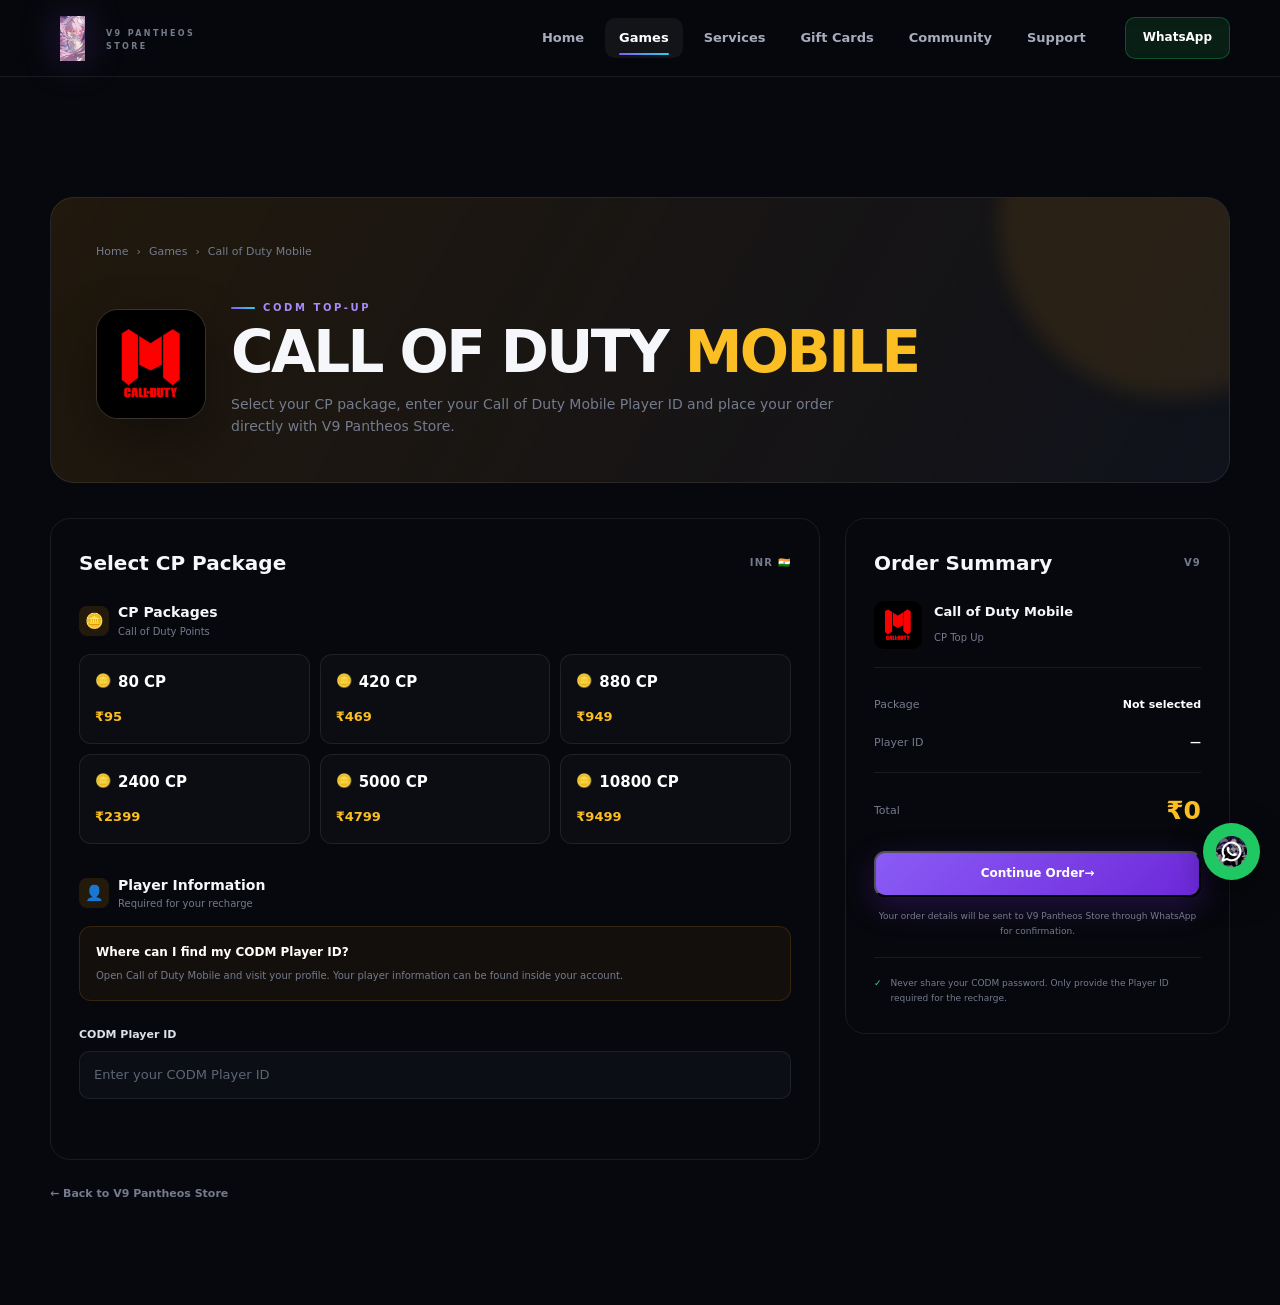
<file: codm.html>
<!DOCTYPE html>
<html lang="en">
<head>
    <meta charset="UTF-8">
    <meta name="viewport" content="width=device-width, initial-scale=1.0">
    <meta name="theme-color" content="#07080d">

    <meta name="description"
        content="V9 Pantheos Store - Call of Duty Mobile CP Top Up. Fast and reliable recharge.">

    <title>CODM CP Top Up | V9 Pantheos Store</title>

    <link rel="stylesheet" href="css/style.css">

    <style>
        /* =====================================================
           V9 CODM PRODUCT PAGE
        ===================================================== */

        .product-page {
            min-height: 100vh;
            padding-top: 120px;
            padding-bottom: 100px;
        }

        .product-hero {
            position: relative;
            overflow: hidden;
            padding: 45px;
            margin-bottom: 35px;
            border: 1px solid var(--border);
            border-radius: 24px;
            background:
                linear-gradient(
                    120deg,
                    rgba(245,158,11,0.11),
                    rgba(16,19,28,0.96)
                );
        }

        .product-hero::before {
            content: "";
            position: absolute;
            width: 350px;
            height: 350px;
            right: -120px;
            top: -150px;
            border-radius: 50%;
            background: rgba(245,158,11,0.10);
            filter: blur(10px);
        }

        .breadcrumb {
            position: relative;
            z-index: 2;
            display: flex;
            align-items: center;
            gap: 8px;
            flex-wrap: wrap;
            margin-bottom: 30px;
            color: var(--text-muted);
            font-size: 11px;
        }

        .breadcrumb a {
            color: var(--text-soft);
        }

        .breadcrumb a:hover {
            color: #fbbf24;
        }

        .product-hero-content {
            position: relative;
            z-index: 2;
            display: flex;
            align-items: center;
            gap: 25px;
        }

        .product-logo {
            width: 110px;
            height: 110px;
            flex-shrink: 0;
            overflow: hidden;
            border-radius: 22px;
            border: 1px solid rgba(255,255,255,0.12);
            box-shadow: 0 20px 50px rgba(0,0,0,0.35);
        }

        .product-logo img {
            width: 100%;
            height: 100%;
            object-fit: cover;
        }

        .product-title-area {
            flex: 1;
        }

        .product-title-area .eyebrow {
            margin-bottom: 7px;
        }

        .product-title-area h1 {
            margin-bottom: 12px;
            font-size: clamp(35px, 5vw, 58px);
            line-height: 1;
            letter-spacing: -0.045em;
        }

        .product-title-area h1 span {
            color: #fbbf24;
        }

        .product-title-area p {
            max-width: 650px;
            color: var(--text-muted);
            font-size: 14px;
        }

        .product-layout {
            display: grid;
            grid-template-columns:
                minmax(0, 1.5fr)
                minmax(300px, 0.75fr);
            gap: 25px;
            align-items: start;
        }

        .product-panel {
            padding: 28px;
            border: 1px solid var(--border);
            border-radius: 20px;
            background: var(--card);
        }

        .panel-heading {
            display: flex;
            align-items: center;
            justify-content: space-between;
            gap: 20px;
            margin-bottom: 22px;
        }

        .panel-heading h2 {
            font-size: 20px;
        }

        .panel-heading span {
            color: var(--text-muted);
            font-size: 10px;
            font-weight: 800;
            letter-spacing: 0.12em;
        }

        .package-section {
            margin-bottom: 30px;
        }

        .package-section:last-child {
            margin-bottom: 0;
        }

        .package-section-title {
            display: flex;
            align-items: center;
            gap: 9px;
            margin-bottom: 14px;
        }

        .package-section-title .mini-icon {
            width: 30px;
            height: 30px;
            display: grid;
            place-items: center;
            border-radius: 8px;
            background: rgba(245,158,11,0.12);
        }

        .package-section-title h3 {
            font-size: 14px;
        }

        .package-section-title p {
            color: var(--text-muted);
            font-size: 10px;
        }

        .package-grid {
            display: grid;
            grid-template-columns: repeat(3, 1fr);
            gap: 10px;
        }

        .package-option {
            position: relative;
            cursor: pointer;
        }

        .package-option input {
            position: absolute;
            opacity: 0;
            pointer-events: none;
        }

        .package-card {
            min-height: 90px;
            padding: 15px;
            display: flex;
            flex-direction: column;
            justify-content: space-between;
            border: 1px solid var(--border);
            border-radius: 12px;
            background: rgba(255,255,255,0.025);
            transition:
                border var(--transition),
                background var(--transition),
                transform var(--transition);
        }

        .package-card:hover {
            transform: translateY(-2px);
            border-color: rgba(245,158,11,0.35);
            background: rgba(255,255,255,0.045);
        }

        .package-option input:checked + .package-card {
            border-color: #f59e0b;
            background: rgba(245,158,11,0.10);
            box-shadow:
                0 0 0 2px rgba(245,158,11,0.08);
        }

        .package-amount {
            display: flex;
            align-items: center;
            gap: 7px;
            color: white;
            font-size: 15px;
            font-weight: 900;
        }

        .cp-symbol {
            color: #fbbf24;
            font-size: 13px;
        }

        .package-price {
            margin-top: 7px;
            color: #fbbf24;
            font-size: 13px;
            font-weight: 900;
        }

        .empty-packages {
            padding: 25px 20px;
            border: 1px dashed rgba(255,255,255,0.13);
            border-radius: 14px;
            text-align: center;
            background: rgba(255,255,255,0.02);
        }

        .empty-packages .empty-icon {
            margin-bottom: 8px;
            font-size: 25px;
        }

        .empty-packages strong {
            display: block;
            margin-bottom: 5px;
            color: white;
            font-size: 13px;
        }

        .empty-packages p {
            color: var(--text-muted);
            font-size: 10px;
            line-height: 1.7;
        }

        .field-group {
            margin-bottom: 15px;
        }

        .field-group label {
            display: block;
            margin-bottom: 7px;
            color: #dce0e9;
            font-size: 11px;
            font-weight: 800;
        }

        .field-group input {
            width: 100%;
            height: 48px;
            padding: 0 14px;
            border: 1px solid var(--border);
            border-radius: 10px;
            outline: none;
            background: #0b0e15;
            color: white;
            font-size: 13px;
            transition: border var(--transition);
        }

        .field-group input:focus {
            border-color: #f59e0b;
        }

        .field-group input::placeholder {
            color: #5e6575;
        }

        .player-info-box {
            margin-bottom: 25px;
            padding: 16px;
            border-radius: 12px;
            border: 1px solid rgba(245,158,11,0.15);
            background: rgba(245,158,11,0.05);
        }

        .player-info-box strong {
            display: block;
            margin-bottom: 5px;
            color: white;
            font-size: 12px;
        }

        .player-info-box p {
            color: var(--text-muted);
            font-size: 10px;
            line-height: 1.7;
        }

        .selection-message {
            min-height: 17px;
            margin-top: 10px;
            color: #fca5a5;
            font-size: 10px;
        }

        .order-summary {
            position: sticky;
            top: 105px;
        }

        .summary-game {
            display: flex;
            align-items: center;
            gap: 12px;
            padding-bottom: 18px;
            margin-bottom: 18px;
            border-bottom: 1px solid var(--border);
        }

        .summary-game img {
            width: 48px;
            height: 48px;
            object-fit: cover;
            border-radius: 10px;
        }

        .summary-game strong {
            display: block;
            font-size: 13px;
        }

        .summary-game span {
            color: var(--text-muted);
            font-size: 10px;
        }

        .summary-row {
            display: flex;
            align-items: flex-start;
            justify-content: space-between;
            gap: 20px;
            padding: 10px 0;
            color: var(--text-muted);
            font-size: 11px;
        }

        .summary-row strong {
            color: white;
            text-align: right;
        }

        .summary-total {
            display: flex;
            align-items: center;
            justify-content: space-between;
            gap: 20px;
            padding-top: 18px;
            margin-top: 10px;
            border-top: 1px solid var(--border);
        }

        .summary-total span {
            color: var(--text-muted);
            font-size: 11px;
        }

        .summary-total strong {
            color: #fbbf24;
            font-size: 25px;
        }

        .order-button {
            width: 100%;
            margin-top: 20px;
        }

        .order-note {
            margin-top: 12px;
            color: var(--text-muted);
            text-align: center;
            font-size: 9px;
            line-height: 1.7;
        }

        .security-note {
            display: flex;
            align-items: flex-start;
            gap: 9px;
            margin-top: 18px;
            padding-top: 18px;
            border-top: 1px solid var(--border);
            color: var(--text-muted);
            font-size: 9px;
            line-height: 1.6;
        }

        .security-note span {
            color: #34d399;
        }

        .back-store {
            display: inline-flex;
            align-items: center;
            gap: 8px;
            margin-top: 25px;
            color: var(--text-muted);
            font-size: 11px;
            font-weight: 700;
        }

        .back-store:hover {
            color: white;
        }

        .order-modal {
            position: fixed;
            inset: 0;
            z-index: 5000;
            display: grid;
            place-items: center;
            padding: 20px;
            background: rgba(0,0,0,0.78);
            backdrop-filter: blur(12px);
            opacity: 0;
            visibility: hidden;
            transition:
                opacity var(--transition),
                visibility var(--transition);
        }

        .order-modal.active {
            opacity: 1;
            visibility: visible;
        }

        .modal-card {
            width: min(500px, 100%);
            max-height: 90vh;
            overflow-y: auto;
            padding: 28px;
            border: 1px solid var(--border);
            border-radius: 20px;
            background: #10131c;
            box-shadow: 0 30px 100px rgba(0,0,0,0.55);
            transform: translateY(15px);
            transition: transform var(--transition);
        }

        .order-modal.active .modal-card {
            transform: translateY(0);
        }

        .modal-top {
            display: flex;
            align-items: center;
            justify-content: space-between;
            gap: 15px;
            margin-bottom: 20px;
        }

        .modal-top h2 {
            font-size: 20px;
        }

        .modal-close {
            width: 35px;
            height: 35px;
            display: grid;
            place-items: center;
            border-radius: 9px;
            background: rgba(255,255,255,0.06);
            color: white;
            font-size: 18px;
        }

        .modal-summary {
            padding: 15px;
            margin-bottom: 20px;
            border: 1px solid var(--border);
            border-radius: 12px;
            background: rgba(255,255,255,0.025);
        }

        .modal-summary div {
            display: flex;
            justify-content: space-between;
            gap: 15px;
            padding: 6px 0;
            color: var(--text-muted);
            font-size: 11px;
        }

        .modal-summary strong {
            color: white;
            text-align: right;
        }

        .modal-total {
            color: #fbbf24 !important;
            font-size: 15px !important;
            font-weight: 900;
        }

        .modal-instruction {
            margin-bottom: 18px;
            color: var(--text-muted);
            font-size: 10px;
            line-height: 1.7;
        }

        .modal-actions {
            display: flex;
            gap: 10px;
        }

        .modal-actions .btn {
            flex: 1;
        }

        @media (max-width: 950px) {
            .product-layout {
                grid-template-columns: 1fr;
            }

            .order-summary {
                position: static;
            }
        }

        @media (max-width: 650px) {
            .product-page {
                padding-top: 95px;
            }

            .product-hero {
                padding: 25px 20px;
            }

            .product-hero-content {
                align-items: flex-start;
                flex-direction: column;
            }

            .product-logo {
                width: 85px;
                height: 85px;
                border-radius: 17px;
            }

            .product-panel {
                padding: 20px 15px;
            }

            .package-grid {
                grid-template-columns: repeat(2, 1fr);
            }

            .package-card {
                min-height: 82px;
                padding: 12px;
            }

            .package-amount {
                font-size: 13px;
            }

            .package-price {
                font-size: 12px;
            }

            .modal-card {
                padding: 22px 18px;
            }

            .modal-actions {
                flex-direction: column;
            }
        }

        @media (max-width: 390px) {
            .package-grid {
                grid-template-columns: 1fr;
            }
        }
    </style>
</head>

<body>

<!-- =========================================================
     PAGE LOADER
========================================================= -->

<div id="page-loader">

    <div class="loader-logo">

        <img
            src="assets/pantheos-logo.PNG"
            alt="V9 Pantheos Store"
        >

    </div>

    <div class="loader-line"></div>

</div>


<!-- =========================================================
     NAVIGATION
========================================================= -->

<header
    class="site-header"
    id="siteHeader"
>

    <div class="container nav-container">

        <a
            href="index.html"
            class="brand"
        >

            <img
                src="assets/pantheos-logo.PNG"
                alt="V9 Pantheos Store"
                class="brand-logo"
            >

            <div class="brand-text">

                <span class="brand-name">
                    V9 PANTHEOS
                </span>

                <span class="brand-subtitle">
                    STORE
                </span>

            </div>

        </a>


        <nav class="desktop-nav">

            <a
                href="index.html#home"
                class="nav-link"
            >
                Home
            </a>

            <a
                href="index.html#games"
                class="nav-link active"
            >
                Games
            </a>

            <a
                href="index.html#services"
                class="nav-link"
            >
                Services
            </a>

            <a
                href="index.html#giftcards"
                class="nav-link"
            >
                Gift Cards
            </a>

            <a
                href="index.html#community"
                class="nav-link"
            >
                Community
            </a>

            <a
                href="index.html#support"
                class="nav-link"
            >
                Support
            </a>

        </nav>


        <div class="nav-actions">

            <a
                href="https://wa.me/919310651934"
                class="nav-whatsapp"
                target="_blank"
                rel="noopener"
            >
                WhatsApp
            </a>


            <button
                class="menu-toggle"
                id="menuToggle"
                aria-label="Open menu"
            >

                <span></span>
                <span></span>
                <span></span>

            </button>

        </div>

    </div>


    <div
        class="mobile-nav"
        id="mobileNav"
    >

        <a href="index.html">
            Home
        </a>

        <a href="index.html#games">
            Games
        </a>

        <a href="index.html#services">
            Services
        </a>

        <a href="index.html#giftcards">
            Gift Cards
        </a>

        <a href="index.html#community">
            Community
        </a>

        <a href="index.html#support">
            Support
        </a>

        <a
            href="https://wa.me/919310651934"
            target="_blank"
            rel="noopener"
            class="mobile-whatsapp"
        >
            Chat on WhatsApp
        </a>

    </div>

</header>


<!-- =========================================================
     MAIN
========================================================= -->

<main class="product-page">

    <div class="container">


        <!-- HERO -->

        <section class="product-hero">

            <div class="breadcrumb">

                <a href="index.html">
                    Home
                </a>

                <span>›</span>

                <a href="index.html#games">
                    Games
                </a>

                <span>›</span>

                <span>
                    Call of Duty Mobile
                </span>

            </div>


            <div class="product-hero-content">

                <div class="product-logo">

                    <img
                        src="assets/codm-logo.jpg"
                        alt="Call of Duty Mobile"
                    >

                </div>


                <div class="product-title-area">

                    <span class="eyebrow">
                        CODM TOP-UP
                    </span>

                    <h1>
                        CALL OF DUTY
                        <span>MOBILE</span>
                    </h1>

                    <p>
                        Select your CP package, enter your
                        Call of Duty Mobile Player ID and place
                        your order directly with V9 Pantheos Store.
                    </p>

                </div>

            </div>

        </section>



        <!-- CONTENT -->

        <div class="product-layout">


            <!-- LEFT -->

            <div class="product-panel">

                <div class="panel-heading">

                    <h2>
                        Select CP Package
                    </h2>

                    <span>
                        INR 🇮🇳
                    </span>

                </div>


                <div class="package-section">

                    <div class="package-section-title">

                        <div class="mini-icon">
                            🪙
                        </div>

                        <div>

                            <h3>
                                CP Packages
                            </h3>

                            <p>
                                Call of Duty Points
                            </p>

                        </div>

                    </div>


                    <!--
                        CODM PRICES WILL BE ADDED HERE
                        AFTER YOU PROVIDE YOUR PRICE LIST.
                    -->

                    <div class="package-grid">

<label class="package-option">
<input type="radio" name="package" value="80 CP" data-price="95">
<div class="package-card">
<div class="package-amount"><span class="cp-symbol">🪙</span>80 CP</div>
<div class="package-price">₹95</div>
</div>
</label>

<label class="package-option">
<input type="radio" name="package" value="420 CP" data-price="469">
<div class="package-card">
<div class="package-amount"><span class="cp-symbol">🪙</span>420 CP</div>
<div class="package-price">₹469</div>
</div>
</label>

<label class="package-option">
<input type="radio" name="package" value="880 CP" data-price="949">
<div class="package-card">
<div class="package-amount"><span class="cp-symbol">🪙</span>880 CP</div>
<div class="package-price">₹949</div>
</div>
</label>

<label class="package-option">
<input type="radio" name="package" value="2400 CP" data-price="2399">
<div class="package-card">
<div class="package-amount"><span class="cp-symbol">🪙</span>2400 CP</div>
<div class="package-price">₹2399</div>
</div>
</label>

<label class="package-option">
<input type="radio" name="package" value="5000 CP" data-price="4799">
<div class="package-card">
<div class="package-amount"><span class="cp-symbol">🪙</span>5000 CP</div>
<div class="package-price">₹4799</div>
</div>
</label>

<label class="package-option">
<input type="radio" name="package" value="10800 CP" data-price="9499">
<div class="package-card">
<div class="package-amount"><span class="cp-symbol">🪙</span>10800 CP</div>
<div class="package-price">₹9499</div>
</div>
</label>

</div>

                </div>



                <!-- PLAYER INFORMATION -->

                <div class="package-section">

                    <div class="package-section-title">

                        <div class="mini-icon">
                            👤
                        </div>

                        <div>

                            <h3>
                                Player Information
                            </h3>

                            <p>
                                Required for your recharge
                            </p>

                        </div>

                    </div>


                    <div class="player-info-box">

                        <strong>
                            Where can I find my CODM Player ID?
                        </strong>

                        <p>
                            Open Call of Duty Mobile and visit
                            your profile. Your player information
                            can be found inside your account.
                        </p>

                    </div>


                    <div class="field-group">

                        <label for="playerId">
                            CODM Player ID
                        </label>

                        <input
                            type="text"
                            id="playerId"
                            placeholder="Enter your CODM Player ID"
                            autocomplete="off"
                        >

                    </div>


                    <div
                        class="selection-message"
                        id="selectionMessage"
                    ></div>

                </div>

            </div>



            <!-- RIGHT -->

            <aside class="product-panel order-summary">

                <div class="panel-heading">

                    <h2>
                        Order Summary
                    </h2>

                    <span>
                        V9
                    </span>

                </div>


                <div class="summary-game">

                    <img
                        src="assets/codm-logo.jpg"
                        alt="CODM"
                    >

                    <div>

                        <strong>
                            Call of Duty Mobile
                        </strong>

                        <span>
                            CP Top Up
                        </span>

                    </div>

                </div>


                <div class="summary-row">

                    <span>
                        Package
                    </span>

                    <strong id="summaryPackage">
                        Not selected
                    </strong>

                </div>


                <div class="summary-row">

                    <span>
                        Player ID
                    </span>

                    <strong id="summaryPlayer">
                        —
                    </strong>

                </div>


                <div class="summary-total">

                    <span>
                        Total
                    </span>

                    <strong id="summaryPrice">
                        ₹0
                    </strong>

                </div>


                <button
                    class="btn btn-primary order-button"
                    id="orderButton"
                    type="button"
                >
                    Continue Order
                    <span>→</span>
                </button>


                <p class="order-note">
                    Your order details will be sent to
                    V9 Pantheos Store through WhatsApp
                    for confirmation.
                </p>


                <div class="security-note">

                    <span>
                        ✓
                    </span>

                    <div>
                        Never share your CODM password.
                        Only provide the Player ID required
                        for the recharge.
                    </div>

                </div>

            </aside>

        </div>


        <a
            href="index.html"
            class="back-store"
        >
            ← Back to V9 Pantheos Store
        </a>

    </div>

</main>



<!-- =========================================================
     ORDER MODAL
========================================================= -->

<div
    class="order-modal"
    id="orderModal"
    aria-hidden="true"
>

    <div class="modal-card">

        <div class="modal-top">

            <h2>
                Confirm Your Order
            </h2>

            <button
                class="modal-close"
                id="modalClose"
                type="button"
                aria-label="Close"
            >
                ×
            </button>

        </div>


        <div class="modal-summary">

            <div>

                <span>
                    Game
                </span>

                <strong>
                    Call of Duty Mobile
                </strong>

            </div>


            <div>

                <span>
                    Package
                </span>

                <strong id="modalPackage">
                    —
                </strong>

            </div>


            <div>

                <span>
                    Player ID
                </span>

                <strong id="modalPlayer">
                    —
                </strong>

            </div>


            <div>

                <span>
                    Total
                </span>

                <strong
                    class="modal-total"
                    id="modalPrice"
                >
                    ₹0
                </strong>

            </div>

        </div>


        <p class="modal-instruction">
            Check your Player ID and selected CP package
            before sending the order.
        </p>


        <div class="modal-actions">

            <button
                class="btn btn-secondary"
                id="modalCancel"
                type="button"
            >
                Cancel
            </button>


            <a
                href="#"
                class="btn btn-primary"
                id="whatsappOrder"
                target="_blank"
                rel="noopener"
            >
                Order on WhatsApp
                <span>→</span>
            </a>

        </div>

    </div>

</div>



<!-- =========================================================
     FLOATING WHATSAPP
========================================================= -->

<a
    href="https://wa.me/919310651934"
    class="floating-whatsapp"
    target="_blank"
    rel="noopener"
    aria-label="Chat with V9 Pantheos Store on WhatsApp"
>

    <img
        src="assets/whatsapp-icon.jpg"
        alt="WhatsApp"
    >

    <span class="whatsapp-tooltip">
        Chat with us
    </span>

</a>


<button
    class="back-to-top"
    id="backToTop"
    aria-label="Back to top"
>
    ↑
</button>



<script src="js/app.js"></script>


<script>

document.addEventListener("DOMContentLoaded", () => {

let selectedPackage = "";
let selectedPrice = "";

const packageInputs = document.querySelectorAll('input[name="package"]');

const playerId = document.getElementById("playerId");
const summaryPackage = document.getElementById("summaryPackage");
const summaryPrice = document.getElementById("summaryPrice");
const summaryPlayer = document.getElementById("summaryPlayer");

packageInputs.forEach(input => {

input.addEventListener("change", () => {

selectedPackage = input.value;
selectedPrice = input.dataset.price;

summaryPackage.textContent = selectedPackage;
summaryPrice.textContent = "₹" + selectedPrice;

});

});

playerId.addEventListener("input", () => {

summaryPlayer.textContent =
playerId.value.trim() || "—";

});

});

</script>
</body>
</html>
</file>
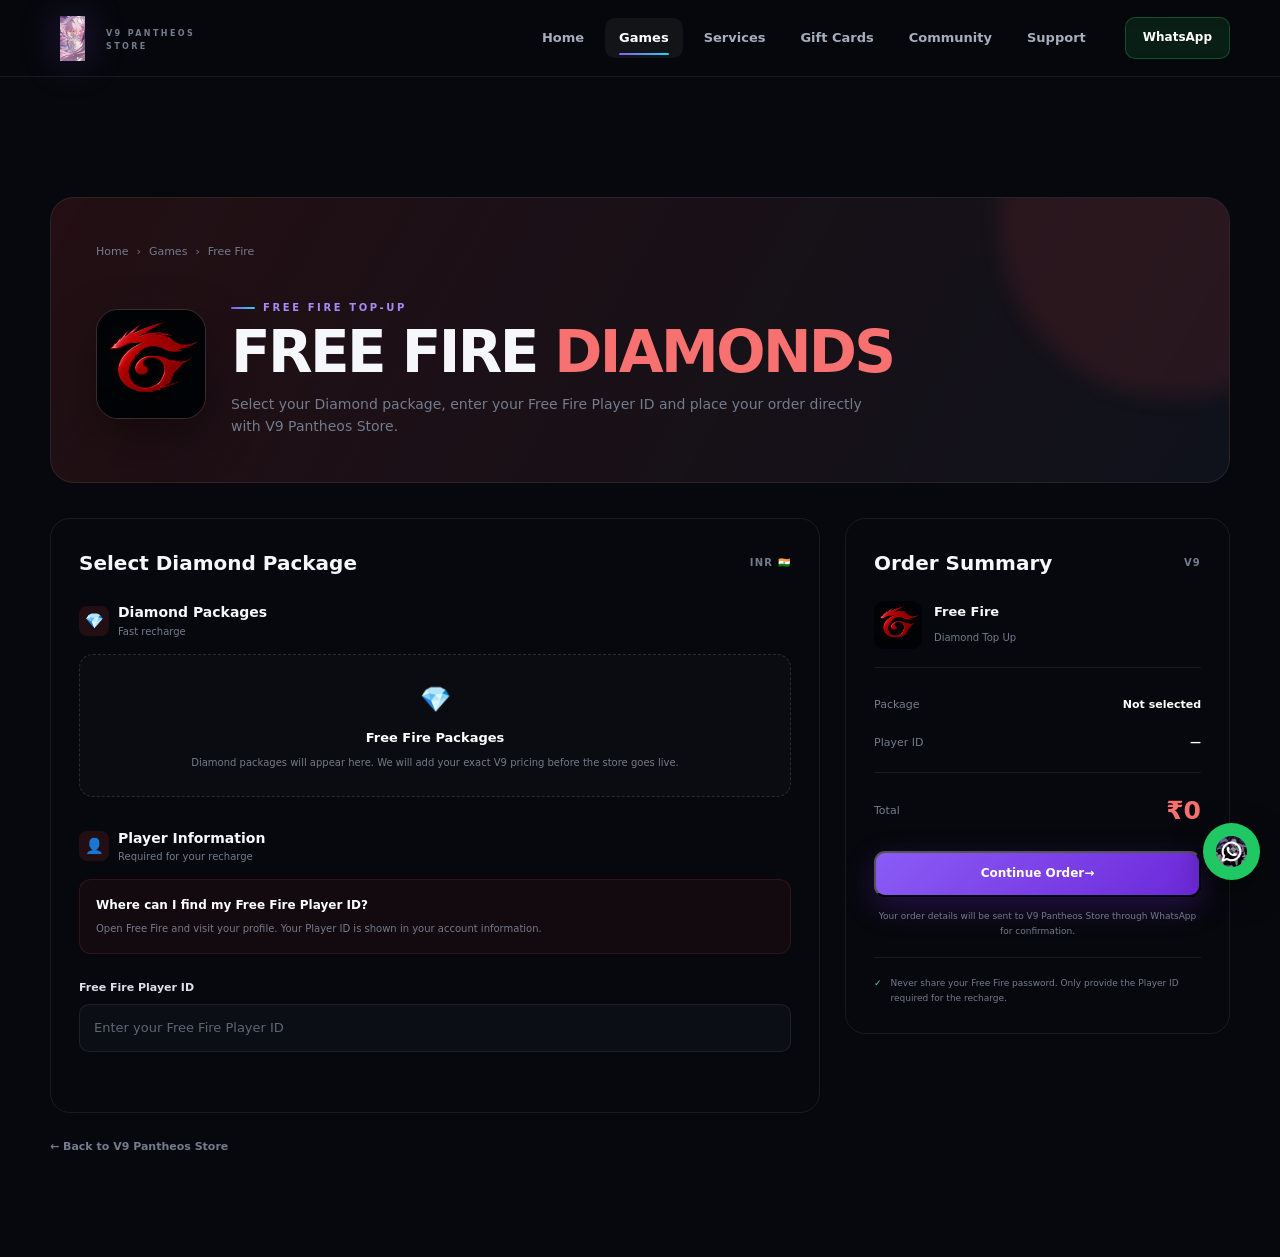
<file: freefire.html>
<!DOCTYPE html>
<html lang="en">
<head>
    <meta charset="UTF-8">
    <meta name="viewport" content="width=device-width, initial-scale=1.0">
    <meta name="theme-color" content="#07080d">

    <meta name="description"
        content="V9 Pantheos Store - Free Fire Top Up. Fast and reliable diamond recharge.">

    <title>Free Fire Top Up | V9 Pantheos Store</title>

    <link rel="stylesheet" href="css/style.css">

    <style>
        /* =====================================================
           V9 FREE FIRE PRODUCT PAGE
        ===================================================== */

        .product-page {
            min-height: 100vh;
            padding-top: 120px;
            padding-bottom: 100px;
        }

        .product-hero {
            position: relative;
            overflow: hidden;
            padding: 45px;
            margin-bottom: 35px;
            border: 1px solid var(--border);
            border-radius: 24px;
            background:
                linear-gradient(
                    120deg,
                    rgba(239,68,68,0.12),
                    rgba(16,19,28,0.96)
                );
        }

        .product-hero::before {
            content: "";
            position: absolute;
            width: 350px;
            height: 350px;
            right: -120px;
            top: -150px;
            border-radius: 50%;
            background: rgba(239,68,68,0.10);
            filter: blur(10px);
        }

        .breadcrumb {
            position: relative;
            z-index: 2;
            display: flex;
            align-items: center;
            gap: 8px;
            flex-wrap: wrap;
            margin-bottom: 30px;
            color: var(--text-muted);
            font-size: 11px;
        }

        .breadcrumb a {
            color: var(--text-soft);
        }

        .breadcrumb a:hover {
            color: #f87171;
        }

        .product-hero-content {
            position: relative;
            z-index: 2;
            display: flex;
            align-items: center;
            gap: 25px;
        }

        .product-logo {
            width: 110px;
            height: 110px;
            flex-shrink: 0;
            overflow: hidden;
            border-radius: 22px;
            border: 1px solid rgba(255,255,255,0.12);
            box-shadow: 0 20px 50px rgba(0,0,0,0.35);
        }

        .product-logo img {
            width: 100%;
            height: 100%;
            object-fit: cover;
        }

        .product-title-area {
            flex: 1;
        }

        .product-title-area .eyebrow {
            margin-bottom: 7px;
        }

        .product-title-area h1 {
            margin-bottom: 12px;
            font-size: clamp(35px, 5vw, 58px);
            line-height: 1;
            letter-spacing: -0.045em;
        }

        .product-title-area h1 span {
            color: #f87171;
        }

        .product-title-area p {
            max-width: 650px;
            color: var(--text-muted);
            font-size: 14px;
        }

        .product-layout {
            display: grid;
            grid-template-columns:
                minmax(0, 1.5fr)
                minmax(300px, 0.75fr);
            gap: 25px;
            align-items: start;
        }

        .product-panel {
            padding: 28px;
            border: 1px solid var(--border);
            border-radius: 20px;
            background: var(--card);
        }

        .panel-heading {
            display: flex;
            align-items: center;
            justify-content: space-between;
            gap: 20px;
            margin-bottom: 22px;
        }

        .panel-heading h2 {
            font-size: 20px;
        }

        .panel-heading span {
            color: var(--text-muted);
            font-size: 10px;
            font-weight: 800;
            letter-spacing: 0.12em;
        }

        .package-section {
            margin-bottom: 30px;
        }

        .package-section:last-child {
            margin-bottom: 0;
        }

        .package-section-title {
            display: flex;
            align-items: center;
            gap: 9px;
            margin-bottom: 14px;
        }

        .package-section-title .mini-icon {
            width: 30px;
            height: 30px;
            display: grid;
            place-items: center;
            border-radius: 8px;
            background: rgba(239,68,68,0.12);
        }

        .package-section-title h3 {
            font-size: 14px;
        }

        .package-section-title p {
            color: var(--text-muted);
            font-size: 10px;
        }

        .package-grid {
            display: grid;
            grid-template-columns: repeat(3, 1fr);
            gap: 10px;
        }

        .package-option {
            position: relative;
            cursor: pointer;
        }

        .package-option input {
            position: absolute;
            opacity: 0;
            pointer-events: none;
        }

        .package-card {
            min-height: 90px;
            padding: 15px;
            display: flex;
            flex-direction: column;
            justify-content: space-between;
            border: 1px solid var(--border);
            border-radius: 12px;
            background: rgba(255,255,255,0.025);
            transition:
                border var(--transition),
                background var(--transition),
                transform var(--transition);
        }

        .package-card:hover {
            transform: translateY(-2px);
            border-color: rgba(239,68,68,0.4);
            background: rgba(255,255,255,0.045);
        }

        .package-option input:checked + .package-card {
            border-color: #ef4444;
            background: rgba(239,68,68,0.10);
            box-shadow:
                0 0 0 2px rgba(239,68,68,0.08);
        }

        .package-amount {
            display: flex;
            align-items: center;
            gap: 7px;
            color: white;
            font-size: 15px;
            font-weight: 900;
        }

        .diamond-symbol {
            color: #f87171;
            font-size: 14px;
        }

        .package-price {
            margin-top: 7px;
            color: #f87171;
            font-size: 13px;
            font-weight: 900;
        }

        .empty-packages {
            padding: 25px 20px;
            border: 1px dashed rgba(255,255,255,0.13);
            border-radius: 14px;
            text-align: center;
            background: rgba(255,255,255,0.02);
        }

        .empty-packages .empty-icon {
            margin-bottom: 8px;
            font-size: 25px;
        }

        .empty-packages strong {
            display: block;
            margin-bottom: 5px;
            color: white;
            font-size: 13px;
        }

        .empty-packages p {
            color: var(--text-muted);
            font-size: 10px;
            line-height: 1.7;
        }

        .field-group {
            margin-bottom: 15px;
        }

        .field-group label {
            display: block;
            margin-bottom: 7px;
            color: #dce0e9;
            font-size: 11px;
            font-weight: 800;
        }

        .field-group input {
            width: 100%;
            height: 48px;
            padding: 0 14px;
            border: 1px solid var(--border);
            border-radius: 10px;
            outline: none;
            background: #0b0e15;
            color: white;
            font-size: 13px;
            transition: border var(--transition);
        }

        .field-group input:focus {
            border-color: #ef4444;
        }

        .field-group input::placeholder {
            color: #5e6575;
        }

        .player-info-box {
            margin-bottom: 25px;
            padding: 16px;
            border-radius: 12px;
            border: 1px solid rgba(239,68,68,0.15);
            background: rgba(239,68,68,0.05);
        }

        .player-info-box strong {
            display: block;
            margin-bottom: 5px;
            color: white;
            font-size: 12px;
        }

        .player-info-box p {
            color: var(--text-muted);
            font-size: 10px;
            line-height: 1.7;
        }

        .selection-message {
            min-height: 17px;
            margin-top: 10px;
            color: #fca5a5;
            font-size: 10px;
        }

        .order-summary {
            position: sticky;
            top: 105px;
        }

        .summary-game {
            display: flex;
            align-items: center;
            gap: 12px;
            padding-bottom: 18px;
            margin-bottom: 18px;
            border-bottom: 1px solid var(--border);
        }

        .summary-game img {
            width: 48px;
            height: 48px;
            object-fit: cover;
            border-radius: 10px;
        }

        .summary-game strong {
            display: block;
            font-size: 13px;
        }

        .summary-game span {
            color: var(--text-muted);
            font-size: 10px;
        }

        .summary-row {
            display: flex;
            align-items: flex-start;
            justify-content: space-between;
            gap: 20px;
            padding: 10px 0;
            color: var(--text-muted);
            font-size: 11px;
        }

        .summary-row strong {
            color: white;
            text-align: right;
        }

        .summary-total {
            display: flex;
            align-items: center;
            justify-content: space-between;
            gap: 20px;
            padding-top: 18px;
            margin-top: 10px;
            border-top: 1px solid var(--border);
        }

        .summary-total span {
            color: var(--text-muted);
            font-size: 11px;
        }

        .summary-total strong {
            color: #f87171;
            font-size: 25px;
        }

        .order-button {
            width: 100%;
            margin-top: 20px;
        }

        .order-note {
            margin-top: 12px;
            color: var(--text-muted);
            text-align: center;
            font-size: 9px;
            line-height: 1.7;
        }

        .security-note {
            display: flex;
            align-items: flex-start;
            gap: 9px;
            margin-top: 18px;
            padding-top: 18px;
            border-top: 1px solid var(--border);
            color: var(--text-muted);
            font-size: 9px;
            line-height: 1.6;
        }

        .security-note span {
            color: #34d399;
        }

        .back-store {
            display: inline-flex;
            align-items: center;
            gap: 8px;
            margin-top: 25px;
            color: var(--text-muted);
            font-size: 11px;
            font-weight: 700;
        }

        .back-store:hover {
            color: white;
        }

        .order-modal {
            position: fixed;
            inset: 0;
            z-index: 5000;
            display: grid;
            place-items: center;
            padding: 20px;
            background: rgba(0,0,0,0.78);
            backdrop-filter: blur(12px);
            opacity: 0;
            visibility: hidden;
            transition:
                opacity var(--transition),
                visibility var(--transition);
        }

        .order-modal.active {
            opacity: 1;
            visibility: visible;
        }

        .modal-card {
            width: min(500px, 100%);
            max-height: 90vh;
            overflow-y: auto;
            padding: 28px;
            border: 1px solid var(--border);
            border-radius: 20px;
            background: #10131c;
            box-shadow: 0 30px 100px rgba(0,0,0,0.55);
            transform: translateY(15px);
            transition: transform var(--transition);
        }

        .order-modal.active .modal-card {
            transform: translateY(0);
        }

        .modal-top {
            display: flex;
            align-items: center;
            justify-content: space-between;
            gap: 15px;
            margin-bottom: 20px;
        }

        .modal-top h2 {
            font-size: 20px;
        }

        .modal-close {
            width: 35px;
            height: 35px;
            display: grid;
            place-items: center;
            border-radius: 9px;
            background: rgba(255,255,255,0.06);
            color: white;
            font-size: 18px;
        }

        .modal-summary {
            padding: 15px;
            margin-bottom: 20px;
            border: 1px solid var(--border);
            border-radius: 12px;
            background: rgba(255,255,255,0.025);
        }

        .modal-summary div {
            display: flex;
            justify-content: space-between;
            gap: 15px;
            padding: 6px 0;
            color: var(--text-muted);
            font-size: 11px;
        }

        .modal-summary strong {
            color: white;
            text-align: right;
        }

        .modal-total {
            color: #f87171 !important;
            font-size: 15px !important;
            font-weight: 900;
        }

        .modal-instruction {
            margin-bottom: 18px;
            color: var(--text-muted);
            font-size: 10px;
            line-height: 1.7;
        }

        .modal-actions {
            display: flex;
            gap: 10px;
        }

        .modal-actions .btn {
            flex: 1;
        }

        @media (max-width: 950px) {
            .product-layout {
                grid-template-columns: 1fr;
            }

            .order-summary {
                position: static;
            }
        }

        @media (max-width: 650px) {
            .product-page {
                padding-top: 95px;
            }

            .product-hero {
                padding: 25px 20px;
            }

            .product-hero-content {
                align-items: flex-start;
                flex-direction: column;
            }

            .product-logo {
                width: 85px;
                height: 85px;
                border-radius: 17px;
            }

            .product-panel {
                padding: 20px 15px;
            }

            .package-grid {
                grid-template-columns: repeat(2, 1fr);
            }

            .package-card {
                min-height: 82px;
                padding: 12px;
            }

            .package-amount {
                font-size: 13px;
            }

            .package-price {
                font-size: 12px;
            }

            .modal-card {
                padding: 22px 18px;
            }

            .modal-actions {
                flex-direction: column;
            }
        }

        @media (max-width: 390px) {
            .package-grid {
                grid-template-columns: 1fr;
            }
        }
    </style>
</head>

<body>

<!-- =========================================================
     PAGE LOADER
========================================================= -->

<div id="page-loader">

    <div class="loader-logo">

        <img
            src="assets/pantheos-logo.PNG"
            alt="V9 Pantheos Store"
        >

    </div>

    <div class="loader-line"></div>

</div>


<!-- =========================================================
     NAVIGATION
========================================================= -->

<header
    class="site-header"
    id="siteHeader"
>

    <div class="container nav-container">

        <a
            href="index.html"
            class="brand"
        >

            <img
                src="assets/pantheos-logo.PNG"
                alt="V9 Pantheos Store"
                class="brand-logo"
            >

            <div class="brand-text">

                <span class="brand-name">
                    V9 PANTHEOS
                </span>

                <span class="brand-subtitle">
                    STORE
                </span>

            </div>

        </a>


        <nav class="desktop-nav">

            <a
                href="index.html#home"
                class="nav-link"
            >
                Home
            </a>

            <a
                href="index.html#games"
                class="nav-link active"
            >
                Games
            </a>

            <a
                href="index.html#services"
                class="nav-link"
            >
                Services
            </a>

            <a
                href="index.html#giftcards"
                class="nav-link"
            >
                Gift Cards
            </a>

            <a
                href="index.html#community"
                class="nav-link"
            >
                Community
            </a>

            <a
                href="index.html#support"
                class="nav-link"
            >
                Support
            </a>

        </nav>


        <div class="nav-actions">

            <a
                href="https://wa.me/919310651934"
                class="nav-whatsapp"
                target="_blank"
                rel="noopener"
            >
                WhatsApp
            </a>


            <button
                class="menu-toggle"
                id="menuToggle"
                aria-label="Open menu"
            >

                <span></span>
                <span></span>
                <span></span>

            </button>

        </div>

    </div>


    <div
        class="mobile-nav"
        id="mobileNav"
    >

        <a href="index.html">
            Home
        </a>

        <a href="index.html#games">
            Games
        </a>

        <a href="index.html#services">
            Services
        </a>

        <a href="index.html#giftcards">
            Gift Cards
        </a>

        <a href="index.html#community">
            Community
        </a>

        <a href="index.html#support">
            Support
        </a>

        <a
            href="https://wa.me/919310651934"
            target="_blank"
            rel="noopener"
            class="mobile-whatsapp"
        >
            Chat on WhatsApp
        </a>

    </div>

</header>


<!-- =========================================================
     MAIN
========================================================= -->

<main class="product-page">

    <div class="container">


        <!-- HERO -->

        <section class="product-hero">

            <div class="breadcrumb">

                <a href="index.html">
                    Home
                </a>

                <span>›</span>

                <a href="index.html#games">
                    Games
                </a>

                <span>›</span>

                <span>
                    Free Fire
                </span>

            </div>


            <div class="product-hero-content">

                <div class="product-logo">

                    <img
                        src="assets/freefire-logo.jpg"
                        alt="Free Fire"
                    >

                </div>


                <div class="product-title-area">

                    <span class="eyebrow">
                        FREE FIRE TOP-UP
                    </span>

                    <h1>
                        FREE FIRE
                        <span>DIAMONDS</span>
                    </h1>

                    <p>
                        Select your Diamond package, enter your
                        Free Fire Player ID and place your order
                        directly with V9 Pantheos Store.
                    </p>

                </div>

            </div>

        </section>



        <!-- CONTENT -->

        <div class="product-layout">


            <!-- LEFT PANEL -->

            <div class="product-panel">

                <div class="panel-heading">

                    <h2>
                        Select Diamond Package
                    </h2>

                    <span>
                        INR 🇮🇳
                    </span>

                </div>


                <div class="package-section">

                    <div class="package-section-title">

                        <div class="mini-icon">
                            💎
                        </div>

                        <div>

                            <h3>
                                Diamond Packages
                            </h3>

                            <p>
                                Fast recharge
                            </p>

                        </div>

                    </div>


                    <!--
                        PRICES WILL BE ADDED HERE
                        AFTER YOU PROVIDE THE
                        OFFICIAL FREE FIRE PRICE LIST.
                    -->

                    <div class="empty-packages">

                        <div class="empty-icon">
                            💎
                        </div>

                        <strong>
                            Free Fire Packages
                        </strong>

                        <p>
                            Diamond packages will appear here.
                            We will add your exact V9 pricing
                            before the store goes live.
                        </p>

                    </div>

                </div>



                <!-- PLAYER INFORMATION -->

                <div class="package-section">

                    <div class="package-section-title">

                        <div class="mini-icon">
                            👤
                        </div>

                        <div>

                            <h3>
                                Player Information
                            </h3>

                            <p>
                                Required for your recharge
                            </p>

                        </div>

                    </div>


                    <div class="player-info-box">

                        <strong>
                            Where can I find my Free Fire Player ID?
                        </strong>

                        <p>
                            Open Free Fire and visit your
                            profile. Your Player ID is shown
                            in your account information.
                        </p>

                    </div>


                    <div class="field-group">

                        <label for="playerId">
                            Free Fire Player ID
                        </label>

                        <input
                            type="text"
                            id="playerId"
                            placeholder="Enter your Free Fire Player ID"
                            inputmode="numeric"
                            autocomplete="off"
                        >

                    </div>


                    <div
                        class="selection-message"
                        id="selectionMessage"
                    ></div>

                </div>

            </div>



            <!-- RIGHT PANEL -->

            <aside class="product-panel order-summary">

                <div class="panel-heading">

                    <h2>
                        Order Summary
                    </h2>

                    <span>
                        V9
                    </span>

                </div>


                <div class="summary-game">

                    <img
                        src="assets/freefire-logo.jpg"
                        alt="Free Fire"
                    >

                    <div>

                        <strong>
                            Free Fire
                        </strong>

                        <span>
                            Diamond Top Up
                        </span>

                    </div>

                </div>


                <div class="summary-row">

                    <span>
                        Package
                    </span>

                    <strong id="summaryPackage">
                        Not selected
                    </strong>

                </div>


                <div class="summary-row">

                    <span>
                        Player ID
                    </span>

                    <strong id="summaryPlayer">
                        —
                    </strong>

                </div>


                <div class="summary-total">

                    <span>
                        Total
                    </span>

                    <strong id="summaryPrice">
                        ₹0
                    </strong>

                </div>


                <button
                    class="btn btn-primary order-button"
                    id="orderButton"
                    type="button"
                >
                    Continue Order
                    <span>→</span>
                </button>


                <p class="order-note">
                    Your order details will be sent to
                    V9 Pantheos Store through WhatsApp
                    for confirmation.
                </p>


                <div class="security-note">

                    <span>
                        ✓
                    </span>

                    <div>
                        Never share your Free Fire password.
                        Only provide the Player ID required
                        for the recharge.
                    </div>

                </div>

            </aside>

        </div>


        <a
            href="index.html"
            class="back-store"
        >
            ← Back to V9 Pantheos Store
        </a>

    </div>

</main>



<!-- =========================================================
     ORDER MODAL
========================================================= -->

<div
    class="order-modal"
    id="orderModal"
    aria-hidden="true"
>

    <div class="modal-card">

        <div class="modal-top">

            <h2>
                Confirm Your Order
            </h2>

            <button
                class="modal-close"
                id="modalClose"
                type="button"
                aria-label="Close"
            >
                ×
            </button>

        </div>


        <div class="modal-summary">

            <div>

                <span>
                    Game
                </span>

                <strong>
                    Free Fire
                </strong>

            </div>


            <div>

                <span>
                    Package
                </span>

                <strong id="modalPackage">
                    —
                </strong>

            </div>


            <div>

                <span>
                    Player ID
                </span>

                <strong id="modalPlayer">
                    —
                </strong>

            </div>


            <div>

                <span>
                    Total
                </span>

                <strong
                    class="modal-total"
                    id="modalPrice"
                >
                    ₹0
                </strong>

            </div>

        </div>


        <p class="modal-instruction">
            Check your Player ID and selected Diamond
            package before sending the order.
        </p>


        <div class="modal-actions">

            <button
                class="btn btn-secondary"
                id="modalCancel"
                type="button"
            >
                Cancel
            </button>


            <a
                href="#"
                class="btn btn-primary"
                id="whatsappOrder"
                target="_blank"
                rel="noopener"
            >
                Order on WhatsApp
                <span>→</span>
            </a>

        </div>

    </div>

</div>



<!-- =========================================================
     FLOATING WHATSAPP
========================================================= -->

<a
    href="https://wa.me/919310651934"
    class="floating-whatsapp"
    target="_blank"
    rel="noopener"
    aria-label="Chat with V9 Pantheos Store on WhatsApp"
>

    <img
        src="assets/whatsapp-icon.jpg"
        alt="WhatsApp"
    >

    <span class="whatsapp-tooltip">
        Chat with us
    </span>

</a>


<button
    class="back-to-top"
    id="backToTop"
    aria-label="Back to top"
>
    ↑
</button>



<script src="js/app.js"></script>


<script>

document.addEventListener(
    "DOMContentLoaded",
    () => {

        const playerId =
            document.getElementById(
                "playerId"
            );

        const summaryPlayer =
            document.getElementById(
                "summaryPlayer"
            );

        const summaryPackage =
            document.getElementById(
                "summaryPackage"
            );

        const summaryPrice =
            document.getElementById(
                "summaryPrice"
            );

        const selectionMessage =
            document.getElementById(
                "selectionMessage"
            );

        const orderButton =
            document.getElementById(
                "orderButton"
            );

        const orderModal =
            document.getElementById(
                "orderModal"
            );

        const modalClose =
            document.getElementById(
                "modalClose"
            );

        const modalCancel =
            document.getElementById(
                "modalCancel"
            );


        playerId.addEventListener(
            "input",
            () => {

                summaryPlayer.textContent =
                    playerId.value.trim() ||
                    "—";

            }
        );


        orderButton.addEventListener(
            "click",
            () => {

                selectionMessage.textContent =
                    "Free Fire package pricing is not added yet. We'll add your exact price list before launch.";

            }
        );


        function closeModal() {

            orderModal.classList.remove(
                "active"
            );

            orderModal.setAttribute(
                "aria-hidden",
                "true"
            );

            document.body.style.overflow =
                "";

        }


        modalClose.addEventListener(
            "click",
            closeModal
        );


        modalCancel.addEventListener(
            "click",
            closeModal
        );


        orderModal.addEventListener(
            "click",
            event => {

                if (
                    event.target ===
                    orderModal
                ) {
                    closeModal();
                }

            }
        );


        document.addEventListener(
            "keydown",
            event => {

                if (
                    event.key === "Escape"
                ) {
                    closeModal();
                }

            }
        );

    }
);

</script>

</body>
</html>
</file>
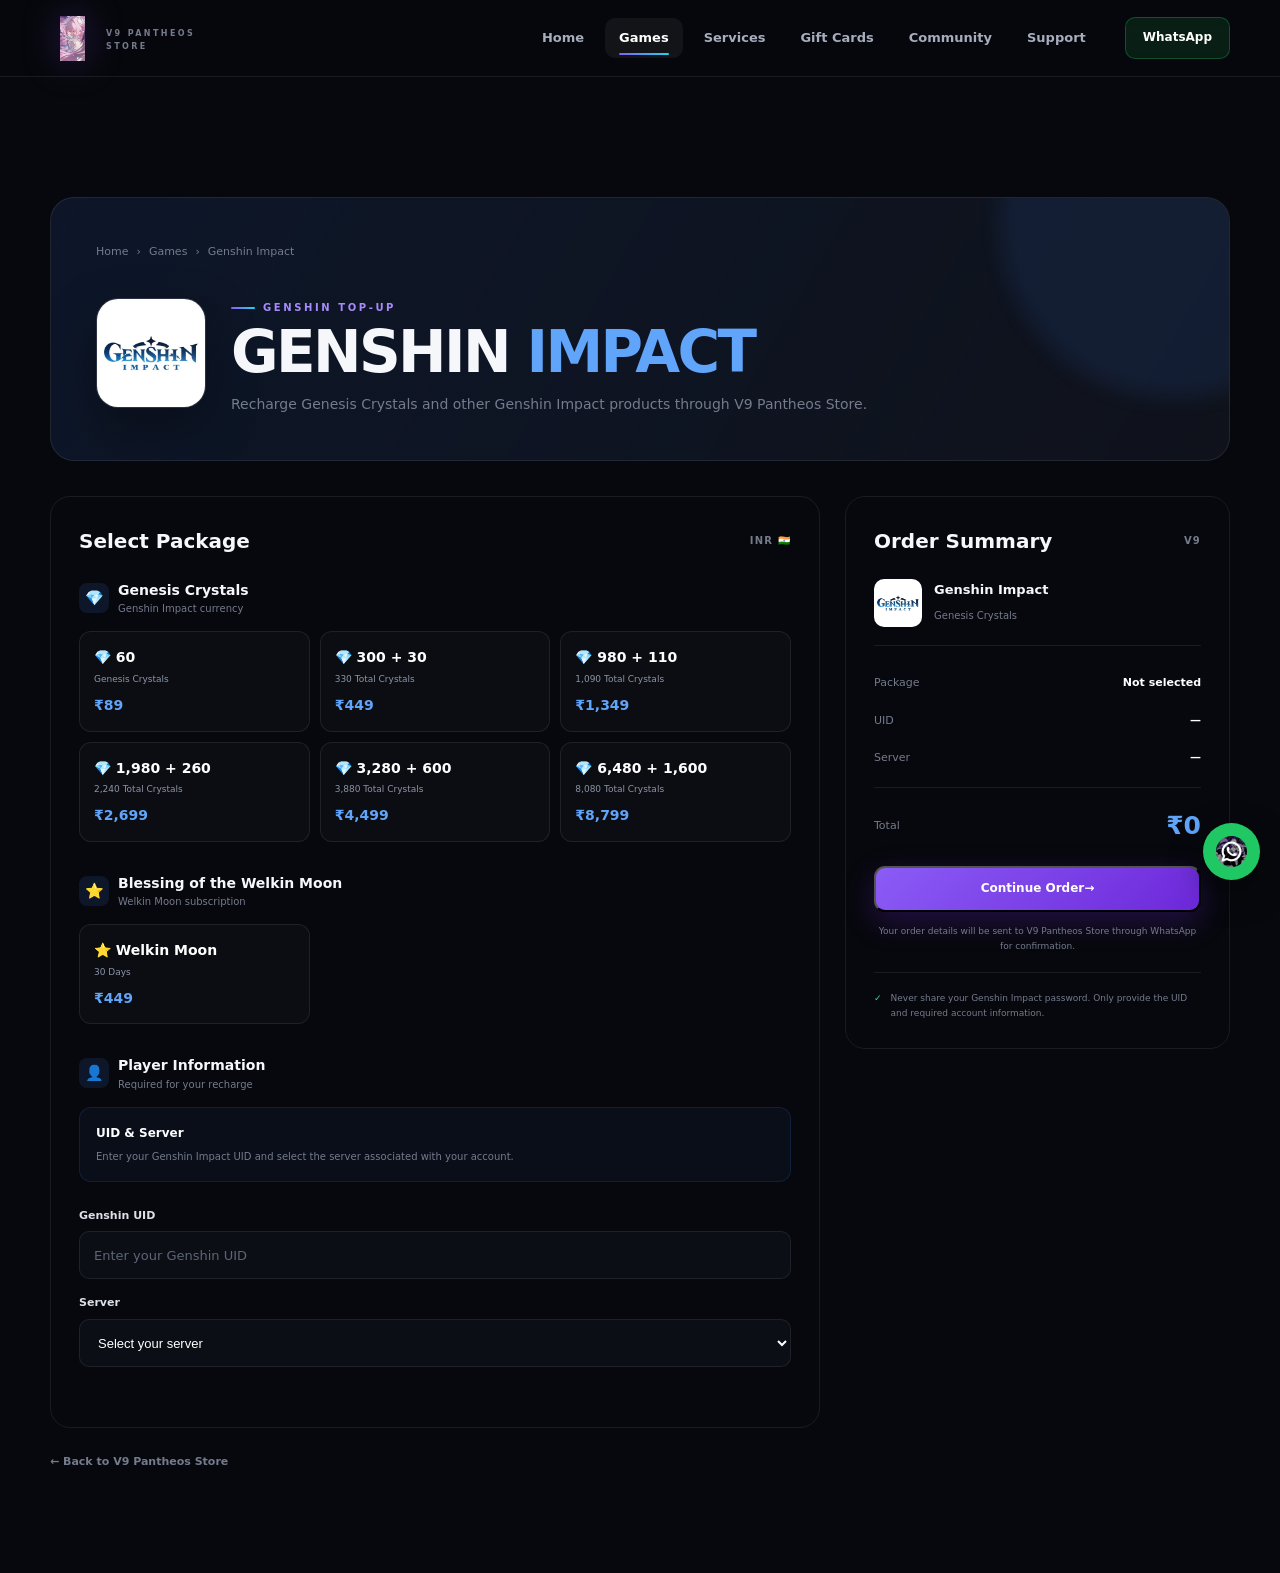
<file: genshin.html>
<!DOCTYPE html>
<html lang="en">
<head>
    <meta charset="UTF-8">
    <meta name="viewport" content="width=device-width, initial-scale=1.0">
    <meta name="theme-color" content="#07080d">

    <meta name="description"
        content="V9 Pantheos Store - Genshin Impact Genesis Crystals and Welkin Moon top up.">

    <title>Genshin Impact Top Up | V9 Pantheos Store</title>

    <link rel="stylesheet" href="css/style.css">

    <style>
        /* =====================================================
           V9 GENSHIN PRODUCT PAGE
        ===================================================== */

        .product-page {
            min-height: 100vh;
            padding-top: 120px;
            padding-bottom: 100px;
        }

        .product-hero {
            position: relative;
            overflow: hidden;
            padding: 45px;
            margin-bottom: 35px;
            border: 1px solid var(--border);
            border-radius: 24px;
            background:
                linear-gradient(
                    120deg,
                    rgba(59,130,246,0.12),
                    rgba(16,19,28,0.96)
                );
        }

        .product-hero::before {
            content: "";
            position: absolute;
            width: 350px;
            height: 350px;
            right: -120px;
            top: -150px;
            border-radius: 50%;
            background: rgba(59,130,246,0.10);
            filter: blur(10px);
        }

        .breadcrumb {
            position: relative;
            z-index: 2;
            display: flex;
            align-items: center;
            gap: 8px;
            flex-wrap: wrap;
            margin-bottom: 30px;
            color: var(--text-muted);
            font-size: 11px;
        }

        .breadcrumb a {
            color: var(--text-soft);
        }

        .breadcrumb a:hover {
            color: #60a5fa;
        }

        .product-hero-content {
            position: relative;
            z-index: 2;
            display: flex;
            align-items: center;
            gap: 25px;
        }

        .product-logo {
            width: 110px;
            height: 110px;
            flex-shrink: 0;
            overflow: hidden;
            border-radius: 22px;
            border: 1px solid rgba(255,255,255,0.12);
            box-shadow: 0 20px 50px rgba(0,0,0,0.35);
        }

        .product-logo img {
            width: 100%;
            height: 100%;
            object-fit: cover;
        }

        .product-title-area {
            flex: 1;
        }

        .product-title-area .eyebrow {
            margin-bottom: 7px;
        }

        .product-title-area h1 {
            margin-bottom: 12px;
            font-size: clamp(35px, 5vw, 58px);
            line-height: 1;
            letter-spacing: -0.045em;
        }

        .product-title-area h1 span {
            color: #60a5fa;
        }

        .product-title-area p {
            max-width: 650px;
            color: var(--text-muted);
            font-size: 14px;
        }

        .product-layout {
            display: grid;
            grid-template-columns:
                minmax(0, 1.5fr)
                minmax(300px, 0.75fr);
            gap: 25px;
            align-items: start;
        }

        .product-panel {
            padding: 28px;
            border: 1px solid var(--border);
            border-radius: 20px;
            background: var(--card);
        }

        .panel-heading {
            display: flex;
            align-items: center;
            justify-content: space-between;
            gap: 20px;
            margin-bottom: 22px;
        }

        .panel-heading h2 {
            font-size: 20px;
        }

        .panel-heading span {
            color: var(--text-muted);
            font-size: 10px;
            font-weight: 800;
            letter-spacing: 0.12em;
        }

        .package-section {
            margin-bottom: 30px;
        }

        .package-section:last-child {
            margin-bottom: 0;
        }

        .package-section-title {
            display: flex;
            align-items: center;
            gap: 9px;
            margin-bottom: 14px;
        }

        .package-section-title .mini-icon {
            width: 30px;
            height: 30px;
            display: grid;
            place-items: center;
            border-radius: 8px;
            background: rgba(59,130,246,0.12);
        }

        .package-section-title h3 {
            font-size: 14px;
        }

        .package-section-title p {
            color: var(--text-muted);
            font-size: 10px;
        }

        /* =====================================================
           PACKAGE CARDS
        ===================================================== */

        .package-grid {
            display: grid;
            grid-template-columns: repeat(3, 1fr);
            gap: 10px;
        }

        .package-option {
            position: relative;
            cursor: pointer;
        }

        .package-option input {
            position: absolute;
            opacity: 0;
            pointer-events: none;
        }

        .package-card {
            position: relative;
            min-height: 100px;
            padding: 14px;
            display: flex;
            flex-direction: column;
            justify-content: space-between;
            border: 1px solid var(--border);
            border-radius: 12px;
            background: rgba(255,255,255,0.025);
            transition:
                border var(--transition),
                background var(--transition),
                transform var(--transition),
                box-shadow var(--transition);
        }

        .package-card:hover {
            transform: translateY(-2px);
            border-color: rgba(59,130,246,0.40);
            background: rgba(255,255,255,0.045);
        }

        .package-option input:checked + .package-card {
            border-color: #3b82f6;
            background: rgba(59,130,246,0.10);
            box-shadow:
                0 0 0 2px rgba(59,130,246,0.08),
                0 10px 30px rgba(59,130,246,0.08);
        }

        .package-option input:checked + .package-card::after {
            content: "✓";
            position: absolute;
            top: 8px;
            right: 8px;
            width: 20px;
            height: 20px;
            display: grid;
            place-items: center;
            border-radius: 50%;
            background: #3b82f6;
            color: white;
            font-size: 11px;
            font-weight: 900;
        }

        .package-amount {
            color: white;
            font-size: 14px;
            font-weight: 900;
        }

        .package-bonus {
            margin-top: 3px;
            color: #8b95a8;
            font-size: 9px;
        }

        .package-price {
            margin-top: 8px;
            color: #60a5fa;
            font-size: 14px;
            font-weight: 900;
        }

        .popular-badge {
            position: absolute;
            top: -8px;
            left: 10px;
            padding: 3px 7px;
            border-radius: 5px;
            background: #3b82f6;
            color: white;
            font-size: 7px;
            font-weight: 900;
            letter-spacing: 0.08em;
        }

        /* =====================================================
           FORM
        ===================================================== */

        .field-group {
            margin-bottom: 15px;
        }

        .field-group label {
            display: block;
            margin-bottom: 7px;
            color: #dce0e9;
            font-size: 11px;
            font-weight: 800;
        }

        .field-group input,
        .field-group select {
            width: 100%;
            height: 48px;
            padding: 0 14px;
            border: 1px solid var(--border);
            border-radius: 10px;
            outline: none;
            background: #0b0e15;
            color: white;
            font-size: 13px;
            transition: border var(--transition);
        }

        .field-group input:focus,
        .field-group select:focus {
            border-color: #3b82f6;
        }

        .field-group input::placeholder {
            color: #5e6575;
        }

        .player-info-box {
            margin-bottom: 25px;
            padding: 16px;
            border-radius: 12px;
            border: 1px solid rgba(59,130,246,0.15);
            background: rgba(59,130,246,0.05);
        }

        .player-info-box strong {
            display: block;
            margin-bottom: 5px;
            color: white;
            font-size: 12px;
        }

        .player-info-box p {
            color: var(--text-muted);
            font-size: 10px;
            line-height: 1.7;
        }

        .selection-message {
            min-height: 17px;
            margin-top: 10px;
            color: #fca5a5;
            font-size: 10px;
        }

        /* =====================================================
           SUMMARY
        ===================================================== */

        .order-summary {
            position: sticky;
            top: 105px;
        }

        .summary-game {
            display: flex;
            align-items: center;
            gap: 12px;
            padding-bottom: 18px;
            margin-bottom: 18px;
            border-bottom: 1px solid var(--border);
        }

        .summary-game img {
            width: 48px;
            height: 48px;
            object-fit: cover;
            border-radius: 10px;
        }

        .summary-game strong {
            display: block;
            font-size: 13px;
        }

        .summary-game span {
            color: var(--text-muted);
            font-size: 10px;
        }

        .summary-row {
            display: flex;
            align-items: flex-start;
            justify-content: space-between;
            gap: 20px;
            padding: 10px 0;
            color: var(--text-muted);
            font-size: 11px;
        }

        .summary-row strong {
            color: white;
            text-align: right;
        }

        .summary-total {
            display: flex;
            align-items: center;
            justify-content: space-between;
            gap: 20px;
            padding-top: 18px;
            margin-top: 10px;
            border-top: 1px solid var(--border);
        }

        .summary-total span {
            color: var(--text-muted);
            font-size: 11px;
        }

        .summary-total strong {
            color: #60a5fa;
            font-size: 25px;
        }

        .order-button {
            width: 100%;
            margin-top: 20px;
        }

        .order-note {
            margin-top: 12px;
            color: var(--text-muted);
            text-align: center;
            font-size: 9px;
            line-height: 1.7;
        }

        .security-note {
            display: flex;
            align-items: flex-start;
            gap: 9px;
            margin-top: 18px;
            padding-top: 18px;
            border-top: 1px solid var(--border);
            color: var(--text-muted);
            font-size: 9px;
            line-height: 1.6;
        }

        .security-note span {
            color: #34d399;
        }

        .back-store {
            display: inline-flex;
            align-items: center;
            gap: 8px;
            margin-top: 25px;
            color: var(--text-muted);
            font-size: 11px;
            font-weight: 700;
        }

        .back-store:hover {
            color: white;
        }

        @media (max-width: 950px) {
            .product-layout {
                grid-template-columns: 1fr;
            }

            .order-summary {
                position: static;
            }
        }

        @media (max-width: 650px) {
            .product-page {
                padding-top: 95px;
            }

            .product-hero {
                padding: 25px 20px;
            }

            .product-hero-content {
                align-items: flex-start;
                flex-direction: column;
            }

            .product-logo {
                width: 85px;
                height: 85px;
                border-radius: 17px;
            }

            .product-panel {
                padding: 20px 15px;
            }

            .package-grid {
                grid-template-columns: repeat(2, 1fr);
            }
        }

        @media (max-width: 390px) {
            .package-grid {
                grid-template-columns: 1fr;
            }
        }
    </style>
</head>

<body>

<!-- =====================================================
     PAGE LOADER
===================================================== -->

<div id="page-loader">

    <div class="loader-logo">

        <img
            src="assets/pantheos-logo.PNG"
            alt="V9 Pantheos Store"
        >

    </div>

    <div class="loader-line"></div>

</div>


<!-- =====================================================
     NAVIGATION
===================================================== -->

<header class="site-header" id="siteHeader">

    <div class="container nav-container">

        <a href="index.html" class="brand">

            <img
                src="assets/pantheos-logo.PNG"
                alt="V9 Pantheos Store"
                class="brand-logo"
            >

            <div class="brand-text">

                <span class="brand-name">
                    V9 PANTHEOS
                </span>

                <span class="brand-subtitle">
                    STORE
                </span>

            </div>

        </a>

        <nav class="desktop-nav">

            <a href="index.html#home" class="nav-link">
                Home
            </a>

            <a href="index.html#games" class="nav-link active">
                Games
            </a>

            <a href="index.html#services" class="nav-link">
                Services
            </a>

            <a href="index.html#giftcards" class="nav-link">
                Gift Cards
            </a>

            <a href="index.html#community" class="nav-link">
                Community
            </a>

            <a href="index.html#support" class="nav-link">
                Support
            </a>

        </nav>

        <div class="nav-actions">

            <a
                href="https://wa.me/919310651934"
                class="nav-whatsapp"
                target="_blank"
                rel="noopener"
            >
                WhatsApp
            </a>

            <button
                class="menu-toggle"
                id="menuToggle"
                aria-label="Open menu"
            >

                <span></span>
                <span></span>
                <span></span>

            </button>

        </div>

    </div>


    <div class="mobile-nav" id="mobileNav">

        <a href="index.html">
            Home
        </a>

        <a href="index.html#games">
            Games
        </a>

        <a href="index.html#services">
            Services
        </a>

        <a href="index.html#giftcards">
            Gift Cards
        </a>

        <a href="index.html#community">
            Community
        </a>

        <a href="index.html#support">
            Support
        </a>

        <a
            href="https://wa.me/919310651934"
            target="_blank"
            rel="noopener"
            class="mobile-whatsapp"
        >
            Chat on WhatsApp
        </a>

    </div>

</header>


<!-- =====================================================
     MAIN
===================================================== -->

<main class="product-page">

    <div class="container">

        <!-- HERO -->

        <section class="product-hero">

            <div class="breadcrumb">

                <a href="index.html">
                    Home
                </a>

                <span>›</span>

                <a href="index.html#games">
                    Games
                </a>

                <span>›</span>

                <span>
                    Genshin Impact
                </span>

            </div>


            <div class="product-hero-content">

                <div class="product-logo">

                    <img
                        src="assets/genshin-logo.jpg"
                        alt="Genshin Impact"
                    >

                </div>


                <div class="product-title-area">

                    <span class="eyebrow">
                        GENSHIN TOP-UP
                    </span>

                    <h1>
                        GENSHIN
                        <span>IMPACT</span>
                    </h1>

                    <p>
                        Recharge Genesis Crystals and other
                        Genshin Impact products through
                        V9 Pantheos Store.
                    </p>

                </div>

            </div>

        </section>


        <!-- CONTENT -->

        <div class="product-layout">


            <!-- =================================================
                 LEFT PANEL
            ================================================= -->

            <div class="product-panel">

                <div class="panel-heading">

                    <h2>
                        Select Package
                    </h2>

                    <span>
                        INR 🇮🇳
                    </span>

                </div>


                <!-- GENESIS CRYSTALS -->

                <div class="package-section">

                    <div class="package-section-title">

                        <div class="mini-icon">
                            💎
                        </div>

                        <div>

                            <h3>
                                Genesis Crystals
                            </h3>

                            <p>
                                Genshin Impact currency
                            </p>

                        </div>

                    </div>


                    <div class="package-grid">

                        <!-- 60 -->

                        <label class="package-option">

                            <input
                                type="radio"
                                name="package"
                                value="60 Genesis Crystals"
                                data-price="89"
                            >

                            <div class="package-card">

                                <div>

                                    <div class="package-amount">
                                        💎 60
                                    </div>

                                    <div class="package-bonus">
                                        Genesis Crystals
                                    </div>

                                </div>

                                <div class="package-price">
                                    ₹89
                                </div>

                            </div>

                        </label>


                        <!-- 300 + 30 -->

                        <label class="package-option">

                            <input
                                type="radio"
                                name="package"
                                value="300 + 30 Genesis Crystals"
                                data-price="449"
                            >

                            <div class="package-card">

                                <div>

                                    <div class="package-amount">
                                        💎 300 + 30
                                    </div>

                                    <div class="package-bonus">
                                        330 Total Crystals
                                    </div>

                                </div>

                                <div class="package-price">
                                    ₹449
                                </div>

                            </div>

                        </label>


                        <!-- 980 + 110 -->

                        <label class="package-option">

                            <input
                                type="radio"
                                name="package"
                                value="980 + 110 Genesis Crystals"
                                data-price="1349"
                            >

                            <div class="package-card">

                                <div>

                                    <div class="package-amount">
                                        💎 980 + 110
                                    </div>

                                    <div class="package-bonus">
                                        1,090 Total Crystals
                                    </div>

                                </div>

                                <div class="package-price">
                                    ₹1,349
                                </div>

                            </div>

                        </label>


                        <!-- 1980 + 260 -->

                        <label class="package-option">

                            <input
                                type="radio"
                                name="package"
                                value="1,980 + 260 Genesis Crystals"
                                data-price="2699"
                            >

                            <div class="package-card">

                                <div>

                                    <div class="package-amount">
                                        💎 1,980 + 260
                                    </div>

                                    <div class="package-bonus">
                                        2,240 Total Crystals
                                    </div>

                                </div>

                                <div class="package-price">
                                    ₹2,699
                                </div>

                            </div>

                        </label>


                        <!-- 3280 + 600 -->

                        <label class="package-option">

                            <input
                                type="radio"
                                name="package"
                                value="3,280 + 600 Genesis Crystals"
                                data-price="4499"
                            >

                            <div class="package-card">

                                <div>

                                    <div class="package-amount">
                                        💎 3,280 + 600
                                    </div>

                                    <div class="package-bonus">
                                        3,880 Total Crystals
                                    </div>

                                </div>

                                <div class="package-price">
                                    ₹4,499
                                </div>

                            </div>

                        </label>


                        <!-- 6480 + 1600 -->

                        <label class="package-option">

                            <input
                                type="radio"
                                name="package"
                                value="6,480 + 1,600 Genesis Crystals"
                                data-price="8799"
                            >

                            <div class="package-card">

                                <div>

                                    <div class="package-amount">
                                        💎 6,480 + 1,600
                                    </div>

                                    <div class="package-bonus">
                                        8,080 Total Crystals
                                    </div>

                                </div>

                                <div class="package-price">
                                    ₹8,799
                                </div>

                            </div>

                        </label>

                    </div>

                </div>


                <!-- WELKIN -->

                <div class="package-section">

                    <div class="package-section-title">

                        <div class="mini-icon">
                            ⭐
                        </div>

                        <div>

                            <h3>
                                Blessing of the Welkin Moon
                            </h3>

                            <p>
                                Welkin Moon subscription
                            </p>

                        </div>

                    </div>


                    <div class="package-grid">

                        <label class="package-option">

                            <input
                                type="radio"
                                name="package"
                                value="Blessing of the Welkin Moon"
                                data-price="449"
                            >

                            <div class="package-card">

                                <div>

                                    <div class="package-amount">
                                        ⭐ Welkin Moon
                                    </div>

                                    <div class="package-bonus">
                                        30 Days
                                    </div>

                                </div>

                                <div class="package-price">
                                    ₹449
                                </div>

                            </div>

                        </label>

                    </div>

                </div>


                <!-- ACCOUNT -->

                <div class="package-section">

                    <div class="package-section-title">

                        <div class="mini-icon">
                            👤
                        </div>

                        <div>

                            <h3>
                                Player Information
                            </h3>

                            <p>
                                Required for your recharge
                            </p>

                        </div>

                    </div>


                    <div class="player-info-box">

                        <strong>
                            UID & Server
                        </strong>

                        <p>
                            Enter your Genshin Impact UID
                            and select the server associated
                            with your account.
                        </p>

                    </div>


                    <div class="field-group">

                        <label for="playerId">
                            Genshin UID
                        </label>

                        <input
                            type="text"
                            id="playerId"
                            placeholder="Enter your Genshin UID"
                            autocomplete="off"
                        >

                    </div>


                    <div class="field-group">

                        <label for="server">
                            Server
                        </label>

                        <select id="server">

                            <option value="">
                                Select your server
                            </option>

                            <option value="Asia">
                                Asia
                            </option>

                            <option value="America">
                                America
                            </option>

                            <option value="Europe">
                                Europe
                            </option>

                            <option value="TW/HK/MO">
                                TW / HK / MO
                            </option>

                        </select>

                    </div>


                    <div
                        class="selection-message"
                        id="selectionMessage"
                    ></div>

                </div>

            </div>


            <!-- =================================================
                 RIGHT PANEL
            ================================================= -->

            <aside class="product-panel order-summary">

                <div class="panel-heading">

                    <h2>
                        Order Summary
                    </h2>

                    <span>
                        V9
                    </span>

                </div>


                <div class="summary-game">

                    <img
                        src="assets/genshin-logo.jpg"
                        alt="Genshin Impact"
                    >

                    <div>

                        <strong>
                            Genshin Impact
                        </strong>

                        <span>
                            Genesis Crystals
                        </span>

                    </div>

                </div>


                <div class="summary-row">

                    <span>
                        Package
                    </span>

                    <strong id="summaryPackage">
                        Not selected
                    </strong>

                </div>


                <div class="summary-row">

                    <span>
                        UID
                    </span>

                    <strong id="summaryPlayer">
                        —
                    </strong>

                </div>


                <div class="summary-row">

                    <span>
                        Server
                    </span>

                    <strong id="summaryServer">
                        —
                    </strong>

                </div>


                <div class="summary-total">

                    <span>
                        Total
                    </span>

                    <strong id="summaryTotal">
                        ₹0
                    </strong>

                </div>


                <button
                    class="btn btn-primary order-button"
                    id="orderButton"
                    type="button"
                >
                    Continue Order
                    <span>→</span>
                </button>


                <p class="order-note">
                    Your order details will be sent to
                    V9 Pantheos Store through WhatsApp
                    for confirmation.
                </p>


                <div class="security-note">

                    <span>
                        ✓
                    </span>

                    <div>
                        Never share your Genshin Impact
                        password. Only provide the UID
                        and required account information.
                    </div>

                </div>

            </aside>

        </div>


        <a
            href="index.html"
            class="back-store"
        >
            ← Back to V9 Pantheos Store
        </a>

    </div>

</main>


<!-- =====================================================
     FLOATING WHATSAPP
===================================================== -->

<a
    href="https://wa.me/919310651934"
    class="floating-whatsapp"
    target="_blank"
    rel="noopener"
    aria-label="Chat with V9 Pantheos Store on WhatsApp"
>

    <img
        src="assets/whatsapp-icon.jpg"
        alt="WhatsApp"
    >

    <span class="whatsapp-tooltip">
        Chat with us
    </span>

</a>


<button
    class="back-to-top"
    id="backToTop"
    aria-label="Back to top"
>
    ↑
</button>


<script src="js/app.js"></script>


<script>

document.addEventListener(
    "DOMContentLoaded",
    () => {

        const playerId =
            document.getElementById("playerId");

        const server =
            document.getElementById("server");

        const summaryPlayer =
            document.getElementById("summaryPlayer");

        const summaryServer =
            document.getElementById("summaryServer");

        const summaryPackage =
            document.getElementById("summaryPackage");

        const summaryTotal =
            document.getElementById("summaryTotal");

        const selectionMessage =
            document.getElementById("selectionMessage");

        const orderButton =
            document.getElementById("orderButton");

        const packageInputs =
            document.querySelectorAll(
                'input[name="package"]'
            );


        /* =====================================================
           PACKAGE SELECTION
        ===================================================== */

        packageInputs.forEach(
            (input) => {

                input.addEventListener(
                    "change",
                    () => {

                        const packageName =
                            input.value;

                        const price =
                            Number(
                                input.dataset.price
                            );

                        summaryPackage.textContent =
                            packageName;

                        summaryTotal.textContent =
                            "₹" +
                            price.toLocaleString("en-IN");

                        selectionMessage.textContent =
                            "";

                    }
                );

            }
        );


        /* =====================================================
           UID
        ===================================================== */

        playerId.addEventListener(
            "input",
            () => {

                summaryPlayer.textContent =
                    playerId.value.trim() || "—";

            }
        );


        /* =====================================================
           SERVER
        ===================================================== */

        server.addEventListener(
            "change",
            () => {

                summaryServer.textContent =
                    server.value || "—";

            }
        );


        /* =====================================================
           ORDER BUTTON
        ===================================================== */

        orderButton.addEventListener(
            "click",
            () => {

                const selectedPackage =
                    document.querySelector(
                        'input[name="package"]:checked'
                    );

                const uid =
                    playerId.value.trim();

                const selectedServer =
                    server.value;


                /* VALIDATION */

                if (!selectedPackage) {

                    selectionMessage.textContent =
                        "Please select a package first.";

                    return;

                }


                if (!uid) {

                    selectionMessage.textContent =
                        "Please enter your Genshin UID.";

                    playerId.focus();

                    return;

                }


                if (!selectedServer) {

                    selectionMessage.textContent =
                        "Please select your server.";

                    server.focus();

                    return;

                }


                /* ORDER DATA */

                const packageName =
                    selectedPackage.value;

                const price =
                    Number(
                        selectedPackage.dataset.price
                    );


                /* WHATSAPP MESSAGE */

                const message =
`🎮 *V9 PANTHEOS STORE*

╭━━━━━━━━━━━━━━━╮
     ✦ *GENSHIN IMPACT ORDER* ✦
╰━━━━━━━━━━━━━━━╯

💎 *Package:* ${packageName}
💰 *Price:* ₹${price.toLocaleString("en-IN")}

👤 *Player UID:* ${uid}
🌍 *Server:* ${selectedServer}

━━━━━━━━━━━━━━━━
💳 *Total: ₹${price.toLocaleString("en-IN")}*
━━━━━━━━━━━━━━━━

Please confirm my order. 🙏

✨ Thank you for choosing
*V9 Pantheos Store*`;

                const whatsappNumber =
                    "919310651934";

                const whatsappURL =
                    "https://wa.me/" +
                    whatsappNumber +
                    "?text=" +
                    encodeURIComponent(message);


                window.open(
                    whatsappURL,
                    "_blank",
                    "noopener"
                );

            }
        );

    }
);

</script>

</body>
</html>
</file>
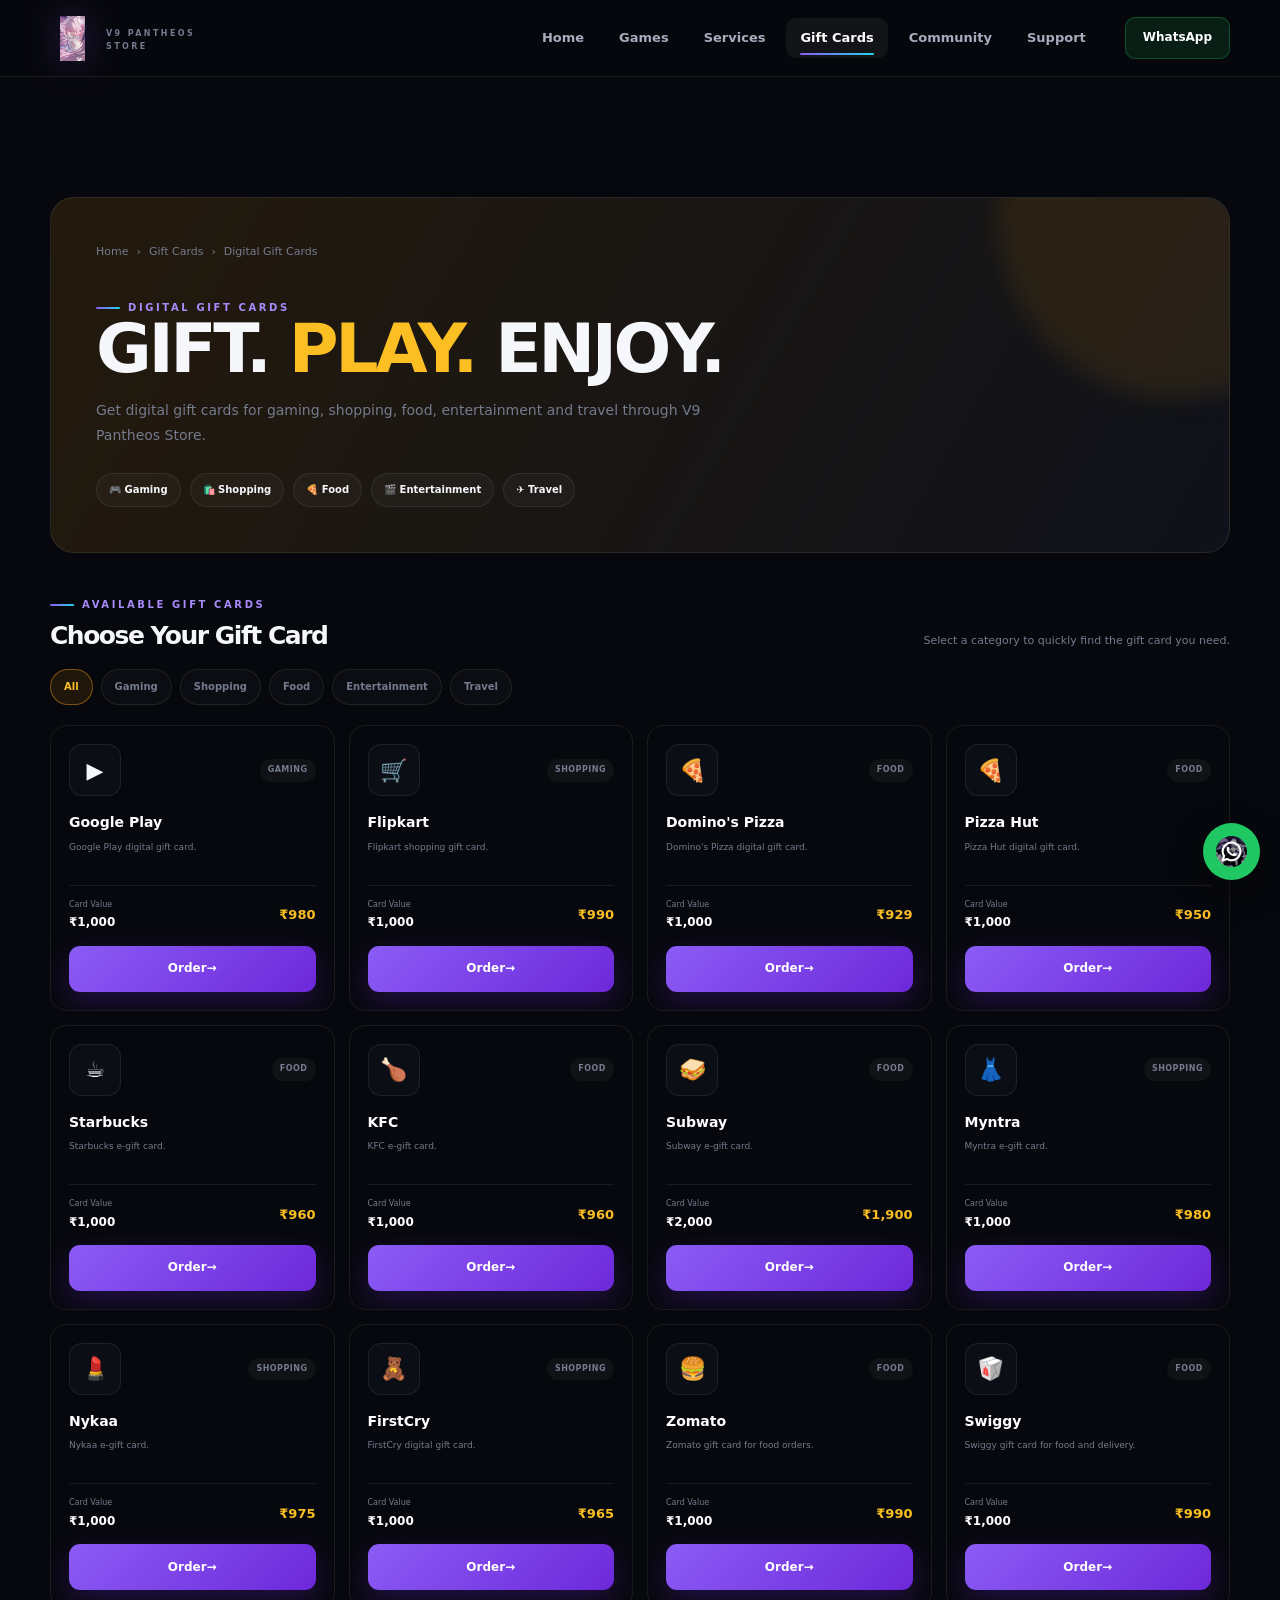
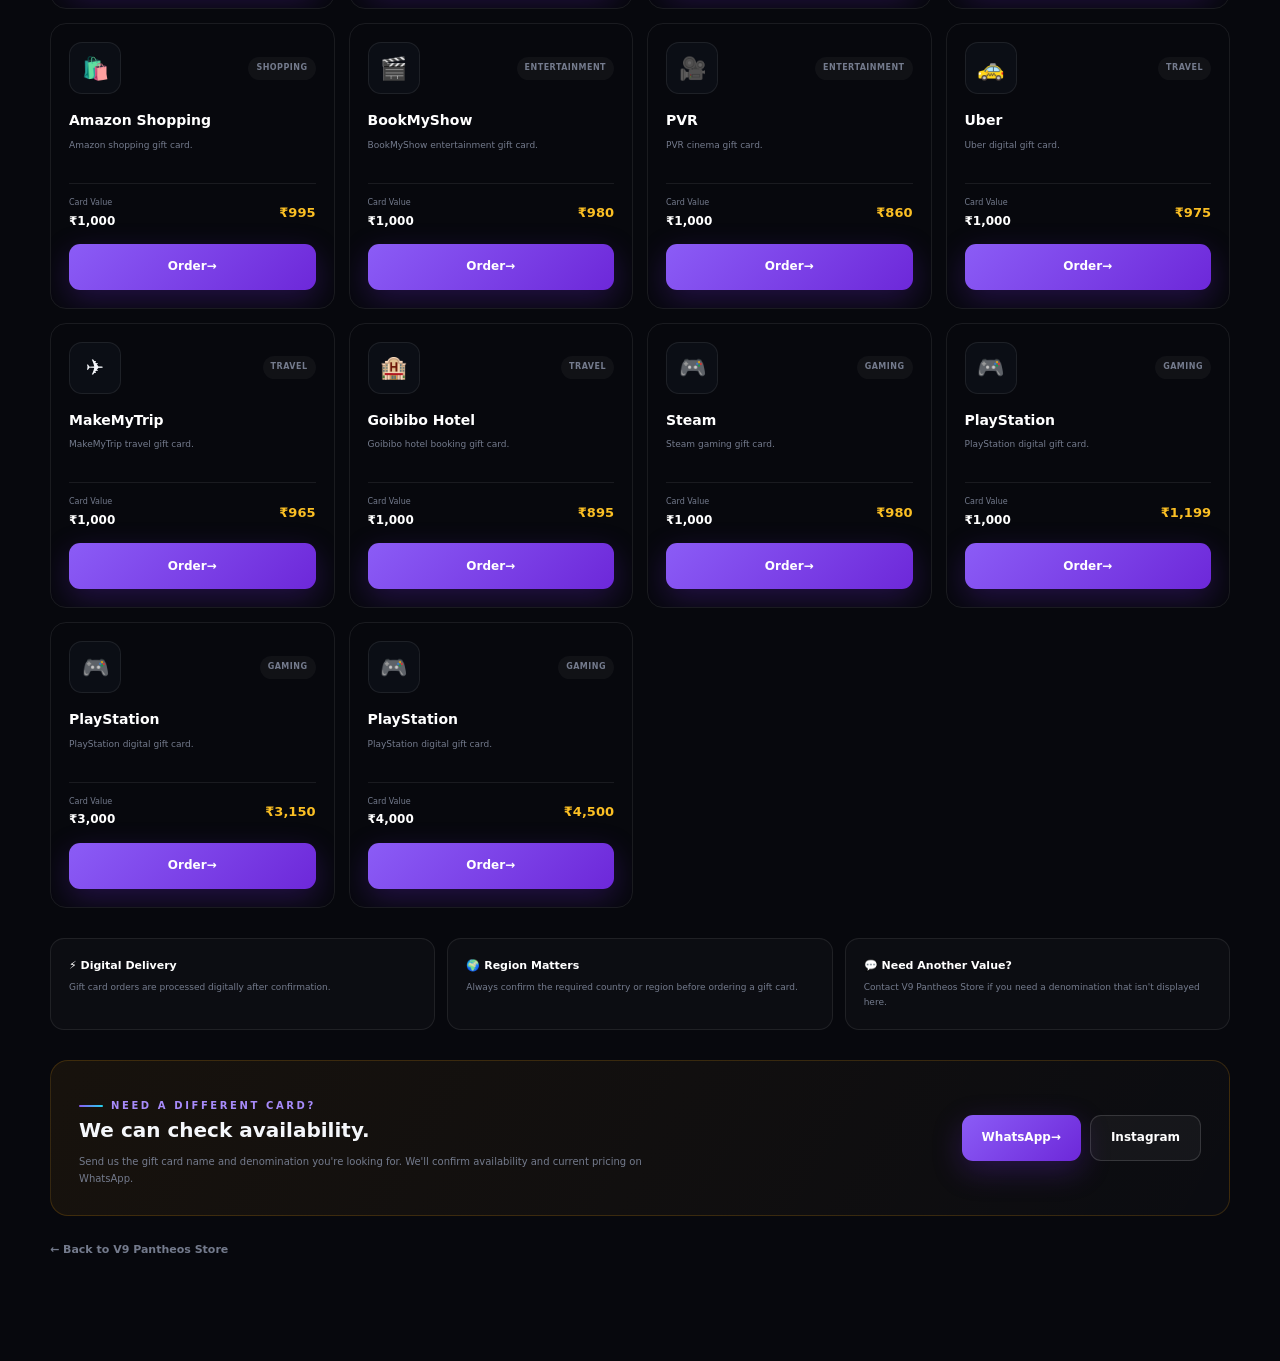
<file: giftcards.html>
<!DOCTYPE html>
<html lang="en">
<head>
    <meta charset="UTF-8">
    <meta name="viewport" content="width=device-width, initial-scale=1.0">
    <meta name="theme-color" content="#07080d">

    <meta name="description"
        content="V9 Pantheos Store - Digital gift cards for gaming, shopping, food, entertainment and travel.">

    <title>Gift Cards | V9 Pantheos Store</title>

    <link rel="stylesheet" href="css/style.css">

    <style>

        /* =====================================================
           V9 GIFT CARDS PAGE
        ===================================================== */

        .gift-page {
            min-height: 100vh;
            padding-top: 120px;
            padding-bottom: 100px;
        }


        /* =====================================================
           HERO
        ===================================================== */

        .gift-hero {
            position: relative;
            overflow: hidden;

            padding: 45px;
            margin-bottom: 35px;

            border: 1px solid var(--border);
            border-radius: 24px;

            background:
                linear-gradient(
                    120deg,
                    rgba(245,158,11,0.12),
                    rgba(16,19,28,0.96)
                );
        }


        .gift-hero::before {
            content: "";

            position: absolute;

            width: 360px;
            height: 360px;

            right: -130px;
            top: -160px;

            border-radius: 50%;

            background:
                rgba(245,158,11,0.10);

            filter: blur(12px);
        }


        .breadcrumb {
            position: relative;
            z-index: 2;

            display: flex;
            align-items: center;

            gap: 8px;

            flex-wrap: wrap;

            margin-bottom: 30px;

            color: var(--text-muted);

            font-size: 11px;
        }


        .breadcrumb a {
            color: var(--text-soft);
        }


        .breadcrumb a:hover {
            color: #fbbf24;
        }


        .gift-hero-content {
            position: relative;
            z-index: 2;
        }


        .gift-hero-content h1 {
            max-width: 850px;

            margin-bottom: 15px;

            font-size:
                clamp(
                    38px,
                    6vw,
                    68px
                );

            line-height: 0.98;

            letter-spacing:
                -0.05em;
        }


        .gift-hero-content h1 span {
            color: #fbbf24;
        }


        .gift-hero-content p {
            max-width: 650px;

            color:
                var(--text-muted);

            font-size: 14px;

            line-height: 1.8;
        }


        .gift-badges {
            display: flex;

            flex-wrap: wrap;

            gap: 9px;

            margin-top: 25px;
        }


        .gift-badge {
            padding: 8px 12px;

            border:
                1px solid
                var(--border);

            border-radius: 999px;

            background:
                rgba(255,255,255,0.03);

            color:
                var(--text-soft);

            font-size: 10px;

            font-weight: 800;
        }


        /* =====================================================
           SECTION HEADER
        ===================================================== */

        .section-heading {
            display: flex;

            align-items: flex-end;

            justify-content: space-between;

            gap: 20px;

            margin-bottom: 20px;
        }


        .section-heading h2 {
            font-size: 25px;
        }


        .section-heading p {
            max-width: 500px;

            color:
                var(--text-muted);

            font-size: 11px;

            line-height: 1.6;

            text-align: right;
        }


        /* =====================================================
           FILTER BUTTONS
        ===================================================== */

        .gift-filters {
            display: flex;

            flex-wrap: wrap;

            gap: 8px;

            margin-bottom: 20px;
        }


        .gift-filter {
            padding: 9px 13px;

            border:
                1px solid
                var(--border);

            border-radius: 999px;

            background:
                rgba(255,255,255,0.025);

            color:
                var(--text-muted);

            cursor: pointer;

            font-family: inherit;

            font-size: 10px;

            font-weight: 800;

            transition:
                all var(--transition);
        }


        .gift-filter:hover,
        .gift-filter.active {
            border-color:
                rgba(245,158,11,0.45);

            background:
                rgba(245,158,11,0.10);

            color:
                #fbbf24;
        }


        /* =====================================================
           GIFT CARD GRID
        ===================================================== */

        .gift-grid {
            display: grid;

            grid-template-columns:
                repeat(4, 1fr);

            gap: 14px;
        }


        .gift-card {
            position: relative;

            overflow: hidden;

            padding: 18px;

            border:
                1px solid
                var(--border);

            border-radius: 16px;

            background:
                var(--card);

            transition:
                transform var(--transition),
                border var(--transition),
                background var(--transition);
        }


        .gift-card:hover {
            transform:
                translateY(-4px);

            border-color:
                rgba(245,158,11,0.32);

            background:
                rgba(255,255,255,0.045);
        }


        .gift-card-top {
            display: flex;

            align-items: center;

            justify-content: space-between;

            gap: 10px;

            margin-bottom: 15px;
        }


        .gift-logo {
            width: 52px;
            height: 52px;

            display: grid;

            place-items: center;

            overflow: hidden;

            border:
                1px solid
                var(--border);

            border-radius: 13px;

            background:
                #0b0e15;

            font-size: 22px;

            font-weight: 900;
        }


        .gift-logo img {
            width: 100%;
            height: 100%;

            object-fit: cover;
        }


        .gift-category {
            padding: 5px 8px;

            border-radius: 999px;

            background:
                rgba(255,255,255,0.04);

            color:
                var(--text-muted);

            font-size: 8px;

            font-weight: 900;

            letter-spacing:
                0.06em;
        }


        .gift-card h3 {
            margin-bottom: 6px;

            color: white;

            font-size: 14px;
        }


        .gift-card-description {
            min-height: 31px;

            margin-bottom: 14px;

            color:
                var(--text-muted);

            font-size: 9px;

            line-height: 1.6;
        }


        .gift-value {
            display: flex;

            align-items: center;

            justify-content: space-between;

            gap: 10px;

            padding-top: 13px;

            border-top:
                1px solid
                var(--border);
        }


        .gift-value-left span {
            display: block;

            color:
                var(--text-muted);

            font-size: 8px;
        }


        .gift-value-left strong {
            display: block;

            margin-top: 2px;

            color: white;

            font-size: 12px;
        }


        .gift-price {
            color:
                #fbbf24;

            white-space: nowrap;

            font-size: 13px;

            font-weight: 900;
        }


        .gift-order {
            width: 100%;

            margin-top: 13px;
        }


        /* =====================================================
           INFORMATION BOX
        ===================================================== */

        .gift-info-grid {
            display: grid;

            grid-template-columns:
                repeat(3, 1fr);

            gap: 12px;

            margin-top: 30px;
        }


        .gift-info {
            padding: 18px;

            border:
                1px solid
                var(--border);

            border-radius: 14px;

            background:
                rgba(255,255,255,0.025);
        }


        .gift-info strong {
            display: block;

            margin-bottom: 6px;

            color: white;

            font-size: 11px;
        }


        .gift-info p {
            color:
                var(--text-muted);

            font-size: 9px;

            line-height: 1.7;
        }


        /* =====================================================
           CONTACT
        ===================================================== */

        .contact-panel {
            display: grid;

            grid-template-columns:
                1fr auto;

            align-items: center;

            gap: 30px;

            margin-top: 30px;

            padding: 28px;

            border:
                1px solid
                rgba(245,158,11,0.18);

            border-radius: 18px;

            background:
                linear-gradient(
                    120deg,
                    rgba(245,158,11,0.07),
                    rgba(255,255,255,0.02)
                );
        }


        .contact-panel h2 {
            margin-bottom: 7px;

            font-size: 20px;
        }


        .contact-panel p {
            max-width: 600px;

            color:
                var(--text-muted);

            font-size: 10px;

            line-height: 1.7;
        }


        .contact-actions {
            display: flex;

            gap: 9px;

            flex-wrap: wrap;
        }


        .back-store {
            display: inline-flex;

            align-items: center;

            gap: 8px;

            margin-top: 25px;

            color:
                var(--text-muted);

            font-size: 11px;

            font-weight: 700;
        }


        .back-store:hover {
            color: white;
        }


        /* =====================================================
           HIDDEN FILTER CARDS
        ===================================================== */

        .gift-card.hidden {
            display: none;
        }


        /* =====================================================
           RESPONSIVE
        ===================================================== */

        @media (max-width: 1100px) {

            .gift-grid {
                grid-template-columns:
                    repeat(3, 1fr);
            }
        }


        @media (max-width: 850px) {

            .gift-grid {
                grid-template-columns:
                    repeat(2, 1fr);
            }


            .gift-info-grid {
                grid-template-columns:
                    1fr;
            }


            .contact-panel {
                grid-template-columns:
                    1fr;
            }
        }


        @media (max-width: 600px) {

            .gift-page {
                padding-top: 95px;
            }


            .gift-hero {
                padding:
                    28px 20px;
            }


            .gift-grid {
                grid-template-columns:
                    1fr;
            }


            .section-heading {
                align-items:
                    flex-start;

                flex-direction:
                    column;
            }


            .section-heading p {
                text-align:
                    left;
            }


            .contact-panel {
                padding:
                    22px 18px;
            }


            .contact-actions {
                width: 100%;
            }


            .contact-actions .btn {
                flex: 1;
            }
        }

    </style>
</head>


<body>


<!-- =====================================================
     PAGE LOADER
===================================================== -->

<div id="page-loader">

    <div class="loader-logo">

        <img
            src="assets/pantheos-logo.PNG"
            alt="V9 Pantheos Store"
        >

    </div>

    <div class="loader-line"></div>

</div>



<!-- =====================================================
     NAVIGATION
===================================================== -->

<header
    class="site-header"
    id="siteHeader"
>

    <div class="container nav-container">


        <a
            href="index.html"
            class="brand"
        >

            <img
                src="assets/pantheos-logo.PNG"
                alt="V9 Pantheos Store"
                class="brand-logo"
            >


            <div class="brand-text">

                <span class="brand-name">
                    V9 PANTHEOS
                </span>

                <span class="brand-subtitle">
                    STORE
                </span>

            </div>

        </a>



        <nav class="desktop-nav">

            <a
                href="index.html#home"
                class="nav-link"
            >
                Home
            </a>


            <a
                href="index.html#games"
                class="nav-link"
            >
                Games
            </a>


            <a
                href="index.html#services"
                class="nav-link"
            >
                Services
            </a>


            <a
                href="index.html#giftcards"
                class="nav-link active"
            >
                Gift Cards
            </a>


            <a
                href="index.html#community"
                class="nav-link"
            >
                Community
            </a>


            <a
                href="index.html#support"
                class="nav-link"
            >
                Support
            </a>

        </nav>



        <div class="nav-actions">


            <a
                href="https://wa.me/919310651934"
                class="nav-whatsapp"
                target="_blank"
                rel="noopener"
            >
                WhatsApp
            </a>



            <button
                class="menu-toggle"
                id="menuToggle"
                aria-label="Open menu"
            >

                <span></span>
                <span></span>
                <span></span>

            </button>

        </div>

    </div>



    <div
        class="mobile-nav"
        id="mobileNav"
    >

        <a href="index.html">
            Home
        </a>


        <a href="index.html#games">
            Games
        </a>


        <a href="index.html#services">
            Services
        </a>


        <a href="index.html#giftcards">
            Gift Cards
        </a>


        <a href="index.html#community">
            Community
        </a>


        <a href="index.html#support">
            Support
        </a>


        <a
            href="https://wa.me/919310651934"
            target="_blank"
            rel="noopener"
            class="mobile-whatsapp"
        >
            Chat on WhatsApp
        </a>

    </div>

</header>



<!-- =====================================================
     MAIN
===================================================== -->

<main class="gift-page">

    <div class="container">


        <!-- =================================================
             HERO
        ================================================= -->

        <section class="gift-hero">


            <div class="breadcrumb">

                <a href="index.html">
                    Home
                </a>

                <span>
                    ›
                </span>

                <a href="index.html#giftcards">
                    Gift Cards
                </a>

                <span>
                    ›
                </span>

                <span>
                    Digital Gift Cards
                </span>

            </div>



            <div class="gift-hero-content">


                <span class="eyebrow">
                    DIGITAL GIFT CARDS
                </span>


                <h1>

                    GIFT.
                    <span>
                        PLAY.
                    </span>
                    ENJOY.

                </h1>


                <p>

                    Get digital gift cards for gaming,
                    shopping, food, entertainment and
                    travel through V9 Pantheos Store.

                </p>



                <div class="gift-badges">

                    <span class="gift-badge">
                        🎮 Gaming
                    </span>

                    <span class="gift-badge">
                        🛍️ Shopping
                    </span>

                    <span class="gift-badge">
                        🍕 Food
                    </span>

                    <span class="gift-badge">
                        🎬 Entertainment
                    </span>

                    <span class="gift-badge">
                        ✈️ Travel
                    </span>

                </div>

            </div>

        </section>



        <!-- =================================================
             SECTION HEADER
        ================================================= -->

        <div class="section-heading">

            <div>

                <span class="eyebrow">
                    AVAILABLE GIFT CARDS
                </span>

                <h2>
                    Choose Your Gift Card
                </h2>

            </div>


            <p>

                Select a category to quickly find
                the gift card you need.

            </p>

        </div>



        <!-- =================================================
             FILTERS
        ================================================= -->

        <div
            class="gift-filters"
            id="giftFilters"
        >

            <button
                class="gift-filter active"
                data-filter="all"
            >
                All
            </button>


            <button
                class="gift-filter"
                data-filter="gaming"
            >
                Gaming
            </button>


            <button
                class="gift-filter"
                data-filter="shopping"
            >
                Shopping
            </button>


            <button
                class="gift-filter"
                data-filter="food"
            >
                Food
            </button>


            <button
                class="gift-filter"
                data-filter="entertainment"
            >
                Entertainment
            </button>


            <button
                class="gift-filter"
                data-filter="travel"
            >
                Travel
            </button>

        </div>



        <!-- =================================================
             GIFT CARD GRID
        ================================================= -->

        <section
            class="gift-grid"
            id="giftGrid"
        >


            <!-- GOOGLE PLAY -->

            <article
                class="gift-card"
                data-category="gaming"
            >

                <div class="gift-card-top">

                    <div class="gift-logo">
                        ▶
                    </div>

                    <span class="gift-category">
                        GAMING
                    </span>

                </div>


                <h3>
                    Google Play
                </h3>


                <p class="gift-card-description">
                    Google Play digital gift card.
                </p>


                <div class="gift-value">

                    <div class="gift-value-left">

                        <span>
                            Card Value
                        </span>

                        <strong>
                            ₹1,000
                        </strong>

                    </div>


                    <span class="gift-price">
                        ₹980
                    </span>

                </div>


                <a
                    href="https://wa.me/919310651934?text=Hello%20V9%20Pantheos%20Store%2C%20I%20want%20a%20Google%20Play%20Gift%20Card."
                    class="btn btn-primary gift-order"
                    target="_blank"
                    rel="noopener"
                >
                    Order
                    <span>→</span>
                </a>

            </article>



            <!-- FLIPKART -->

            <article
                class="gift-card"
                data-category="shopping"
            >

                <div class="gift-card-top">

                    <div class="gift-logo">
                        🛒
                    </div>

                    <span class="gift-category">
                        SHOPPING
                    </span>

                </div>


                <h3>
                    Flipkart
                </h3>


                <p class="gift-card-description">
                    Flipkart shopping gift card.
                </p>


                <div class="gift-value">

                    <div class="gift-value-left">

                        <span>
                            Card Value
                        </span>

                        <strong>
                            ₹1,000
                        </strong>

                    </div>


                    <span class="gift-price">
                        ₹990
                    </span>

                </div>


                <a
                    href="https://wa.me/919310651934?text=Hello%20V9%20Pantheos%20Store%2C%20I%20want%20a%20Flipkart%20Gift%20Card."
                    class="btn btn-primary gift-order"
                    target="_blank"
                    rel="noopener"
                >
                    Order
                    <span>→</span>
                </a>

            </article>



            <!-- DOMINOS -->

            <article
                class="gift-card"
                data-category="food"
            >

                <div class="gift-card-top">

                    <div class="gift-logo">
                        🍕
                    </div>

                    <span class="gift-category">
                        FOOD
                    </span>

                </div>


                <h3>
                    Domino's Pizza
                </h3>


                <p class="gift-card-description">
                    Domino's Pizza digital gift card.
                </p>


                <div class="gift-value">

                    <div class="gift-value-left">

                        <span>
                            Card Value
                        </span>

                        <strong>
                            ₹1,000
                        </strong>

                    </div>


                    <span class="gift-price">
                        ₹929
                    </span>

                </div>


                <a
                    href="https://wa.me/919310651934?text=Hello%20V9%20Pantheos%20Store%2C%20I%20want%20a%20Dominos%20Gift%20Card."
                    class="btn btn-primary gift-order"
                    target="_blank"
                    rel="noopener"
                >
                    Order
                    <span>→</span>
                </a>

            </article>



            <!-- PIZZA HUT -->

            <article
                class="gift-card"
                data-category="food"
            >

                <div class="gift-card-top">

                    <div class="gift-logo">
                        🍕
                    </div>

                    <span class="gift-category">
                        FOOD
                    </span>

                </div>


                <h3>
                    Pizza Hut
                </h3>


                <p class="gift-card-description">
                    Pizza Hut digital gift card.
                </p>


                <div class="gift-value">

                    <div class="gift-value-left">

                        <span>
                            Card Value
                        </span>

                        <strong>
                            ₹1,000
                        </strong>

                    </div>


                    <span class="gift-price">
                        ₹950
                    </span>

                </div>


                <a
                    href="https://wa.me/919310651934?text=Hello%20V9%20Pantheos%20Store%2C%20I%20want%20a%20Pizza%20Hut%20Gift%20Card."
                    class="btn btn-primary gift-order"
                    target="_blank"
                    rel="noopener"
                >
                    Order
                    <span>→</span>
                </a>

            </article>



            <!-- STARBUCKS -->

            <article
                class="gift-card"
                data-category="food"
            >

                <div class="gift-card-top">

                    <div class="gift-logo">
                        ☕
                    </div>

                    <span class="gift-category">
                        FOOD
                    </span>

                </div>


                <h3>
                    Starbucks
                </h3>


                <p class="gift-card-description">
                    Starbucks e-gift card.
                </p>


                <div class="gift-value">

                    <div class="gift-value-left">

                        <span>
                            Card Value
                        </span>

                        <strong>
                            ₹1,000
                        </strong>

                    </div>


                    <span class="gift-price">
                        ₹960
                    </span>

                </div>


                <a
                    href="https://wa.me/919310651934?text=Hello%20V9%20Pantheos%20Store%2C%20I%20want%20a%20Starbucks%20Gift%20Card."
                    class="btn btn-primary gift-order"
                    target="_blank"
                    rel="noopener"
                >
                    Order
                    <span>→</span>
                </a>

            </article>



            <!-- KFC -->

            <article
                class="gift-card"
                data-category="food"
            >

                <div class="gift-card-top">

                    <div class="gift-logo">
                        🍗
                    </div>

                    <span class="gift-category">
                        FOOD
                    </span>

                </div>


                <h3>
                    KFC
                </h3>


                <p class="gift-card-description">
                    KFC e-gift card.
                </p>


                <div class="gift-value">

                    <div class="gift-value-left">

                        <span>
                            Card Value
                        </span>

                        <strong>
                            ₹1,000
                        </strong>

                    </div>


                    <span class="gift-price">
                        ₹960
                    </span>

                </div>


                <a
                    href="https://wa.me/919310651934?text=Hello%20V9%20Pantheos%20Store%2C%20I%20want%20a%20KFC%20Gift%20Card."
                    class="btn btn-primary gift-order"
                    target="_blank"
                    rel="noopener"
                >
                    Order
                    <span>→</span>
                </a>

            </article>



            <!-- SUBWAY -->

            <article
                class="gift-card"
                data-category="food"
            >

                <div class="gift-card-top">

                    <div class="gift-logo">
                        🥪
                    </div>

                    <span class="gift-category">
                        FOOD
                    </span>

                </div>


                <h3>
                    Subway
                </h3>


                <p class="gift-card-description">
                    Subway e-gift card.
                </p>


                <div class="gift-value">

                    <div class="gift-value-left">

                        <span>
                            Card Value
                        </span>

                        <strong>
                            ₹2,000
                        </strong>

                    </div>


                    <span class="gift-price">
                        ₹1,900
                    </span>

                </div>


                <a
                    href="https://wa.me/919310651934?text=Hello%20V9%20Pantheos%20Store%2C%20I%20want%20a%20Subway%20Gift%20Card."
                    class="btn btn-primary gift-order"
                    target="_blank"
                    rel="noopener"
                >
                    Order
                    <span>→</span>
                </a>

            </article>



            <!-- MYNTRA -->

            <article
                class="gift-card"
                data-category="shopping"
            >

                <div class="gift-card-top">

                    <div class="gift-logo">
                        👗
                    </div>

                    <span class="gift-category">
                        SHOPPING
                    </span>

                </div>


                <h3>
                    Myntra
                </h3>


                <p class="gift-card-description">
                    Myntra e-gift card.
                </p>


                <div class="gift-value">

                    <div class="gift-value-left">

                        <span>
                            Card Value
                        </span>

                        <strong>
                            ₹1,000
                        </strong>

                    </div>


                    <span class="gift-price">
                        ₹980
                    </span>

                </div>


                <a
                    href="https://wa.me/919310651934?text=Hello%20V9%20Pantheos%20Store%2C%20I%20want%20a%20Myntra%20Gift%20Card."
                    class="btn btn-primary gift-order"
                    target="_blank"
                    rel="noopener"
                >
                    Order
                    <span>→</span>
                </a>

            </article>



            <!-- NYKAA -->

            <article
                class="gift-card"
                data-category="shopping"
            >

                <div class="gift-card-top">

                    <div class="gift-logo">
                        💄
                    </div>

                    <span class="gift-category">
                        SHOPPING
                    </span>

                </div>


                <h3>
                    Nykaa
                </h3>


                <p class="gift-card-description">
                    Nykaa e-gift card.
                </p>


                <div class="gift-value">

                    <div class="gift-value-left">

                        <span>
                            Card Value
                        </span>

                        <strong>
                            ₹1,000
                        </strong>

                    </div>


                    <span class="gift-price">
                        ₹975
                    </span>

                </div>


                <a
                    href="https://wa.me/919310651934?text=Hello%20V9%20Pantheos%20Store%2C%20I%20want%20a%20Nykaa%20Gift%20Card."
                    class="btn btn-primary gift-order"
                    target="_blank"
                    rel="noopener"
                >
                    Order
                    <span>→</span>
                </a>

            </article>



            <!-- FIRSTCRY -->

            <article
                class="gift-card"
                data-category="shopping"
            >

                <div class="gift-card-top">

                    <div class="gift-logo">
                        🧸
                    </div>

                    <span class="gift-category">
                        SHOPPING
                    </span>

                </div>


                <h3>
                    FirstCry
                </h3>


                <p class="gift-card-description">
                    FirstCry digital gift card.
                </p>


                <div class="gift-value">

                    <div class="gift-value-left">

                        <span>
                            Card Value
                        </span>

                        <strong>
                            ₹1,000
                        </strong>

                    </div>


                    <span class="gift-price">
                        ₹965
                    </span>

                </div>


                <a
                    href="https://wa.me/919310651934?text=Hello%20V9%20Pantheos%20Store%2C%20I%20want%20a%20FirstCry%20Gift%20Card."
                    class="btn btn-primary gift-order"
                    target="_blank"
                    rel="noopener"
                >
                    Order
                    <span>→</span>
                </a>

            </article>



            <!-- ZOMATO -->

            <article
                class="gift-card"
                data-category="food"
            >

                <div class="gift-card-top">

                    <div class="gift-logo">
                        🍔
                    </div>

                    <span class="gift-category">
                        FOOD
                    </span>

                </div>


                <h3>
                    Zomato
                </h3>


                <p class="gift-card-description">
                    Zomato gift card for food orders.
                </p>


                <div class="gift-value">

                    <div class="gift-value-left">

                        <span>
                            Card Value
                        </span>

                        <strong>
                            ₹1,000
                        </strong>

                    </div>


                    <span class="gift-price">
                        ₹990
                    </span>

                </div>


                <a
                    href="https://wa.me/919310651934?text=Hello%20V9%20Pantheos%20Store%2C%20I%20want%20a%20Zomato%20Gift%20Card."
                    class="btn btn-primary gift-order"
                    target="_blank"
                    rel="noopener"
                >
                    Order
                    <span>→</span>
                </a>

            </article>



            <!-- SWIGGY -->

            <article
                class="gift-card"
                data-category="food"
            >

                <div class="gift-card-top">

                    <div class="gift-logo">
                        🥡
                    </div>

                    <span class="gift-category">
                        FOOD
                    </span>

                </div>


                <h3>
                    Swiggy
                </h3>


                <p class="gift-card-description">
                    Swiggy gift card for food and delivery.
                </p>


                <div class="gift-value">

                    <div class="gift-value-left">

                        <span>
                            Card Value
                        </span>

                        <strong>
                            ₹1,000
                        </strong>

                    </div>


                    <span class="gift-price">
                        ₹990
                    </span>

                </div>


                <a
                    href="https://wa.me/919310651934?text=Hello%20V9%20Pantheos%20Store%2C%20I%20want%20a%20Swiggy%20Gift%20Card."
                    class="btn btn-primary gift-order"
                    target="_blank"
                    rel="noopener"
                >
                    Order
                    <span>→</span>
                </a>

            </article>



            <!-- AMAZON -->

            <article
                class="gift-card"
                data-category="shopping"
            >

                <div class="gift-card-top">

                    <div class="gift-logo">
                        🛍️
                    </div>

                    <span class="gift-category">
                        SHOPPING
                    </span>

                </div>


                <h3>
                    Amazon Shopping
                </h3>


                <p class="gift-card-description">
                    Amazon shopping gift card.
                </p>


                <div class="gift-value">

                    <div class="gift-value-left">

                        <span>
                            Card Value
                        </span>

                        <strong>
                            ₹1,000
                        </strong>

                    </div>


                    <span class="gift-price">
                        ₹995
                    </span>

                </div>


                <a
                    href="https://wa.me/919310651934?text=Hello%20V9%20Pantheos%20Store%2C%20I%20want%20an%20Amazon%20Shopping%20Gift%20Card."
                    class="btn btn-primary gift-order"
                    target="_blank"
                    rel="noopener"
                >
                    Order
                    <span>→</span>
                </a>

            </article>



            <!-- BOOKMYSHOW -->

            <article
                class="gift-card"
                data-category="entertainment"
            >

                <div class="gift-card-top">

                    <div class="gift-logo">
                        🎬
                    </div>

                    <span class="gift-category">
                        ENTERTAINMENT
                    </span>

                </div>


                <h3>
                    BookMyShow
                </h3>


                <p class="gift-card-description">
                    BookMyShow entertainment gift card.
                </p>


                <div class="gift-value">

                    <div class="gift-value-left">

                        <span>
                            Card Value
                        </span>

                        <strong>
                            ₹1,000
                        </strong>

                    </div>


                    <span class="gift-price">
                        ₹980
                    </span>

                </div>


                <a
                    href="https://wa.me/919310651934?text=Hello%20V9%20Pantheos%20Store%2C%20I%20want%20a%20BookMyShow%20Gift%20Card."
                    class="btn btn-primary gift-order"
                    target="_blank"
                    rel="noopener"
                >
                    Order
                    <span>→</span>
                </a>

            </article>



            <!-- PVR -->

            <article
                class="gift-card"
                data-category="entertainment"
            >

                <div class="gift-card-top">

                    <div class="gift-logo">
                        🎥
                    </div>

                    <span class="gift-category">
                        ENTERTAINMENT
                    </span>

                </div>


                <h3>
                    PVR
                </h3>


                <p class="gift-card-description">
                    PVR cinema gift card.
                </p>


                <div class="gift-value">

                    <div class="gift-value-left">

                        <span>
                            Card Value
                        </span>

                        <strong>
                            ₹1,000
                        </strong>

                    </div>


                    <span class="gift-price">
                        ₹860
                    </span>

                </div>


                <a
                    href="https://wa.me/919310651934?text=Hello%20V9%20Pantheos%20Store%2C%20I%20want%20a%20PVR%20Gift%20Card."
                    class="btn btn-primary gift-order"
                    target="_blank"
                    rel="noopener"
                >
                    Order
                    <span>→</span>
                </a>

            </article>



            <!-- UBER -->

            <article
                class="gift-card"
                data-category="travel"
            >

                <div class="gift-card-top">

                    <div class="gift-logo">
                        🚕
                    </div>

                    <span class="gift-category">
                        TRAVEL
                    </span>

                </div>


                <h3>
                    Uber
                </h3>


                <p class="gift-card-description">
                    Uber digital gift card.
                </p>


                <div class="gift-value">

                    <div class="gift-value-left">

                        <span>
                            Card Value
                        </span>

                        <strong>
                            ₹1,000
                        </strong>

                    </div>


                    <span class="gift-price">
                        ₹975
                    </span>

                </div>


                <a
                    href="https://wa.me/919310651934?text=Hello%20V9%20Pantheos%20Store%2C%20I%20want%20an%20Uber%20Gift%20Card."
                    class="btn btn-primary gift-order"
                    target="_blank"
                    rel="noopener"
                >
                    Order
                    <span>→</span>
                </a>

            </article>



            <!-- MAKEMYTRIP -->

            <article
                class="gift-card"
                data-category="travel"
            >

                <div class="gift-card-top">

                    <div class="gift-logo">
                        ✈️
                    </div>

                    <span class="gift-category">
                        TRAVEL
                    </span>

                </div>


                <h3>
                    MakeMyTrip
                </h3>


                <p class="gift-card-description">
                    MakeMyTrip travel gift card.
                </p>


                <div class="gift-value">

                    <div class="gift-value-left">

                        <span>
                            Card Value
                        </span>

                        <strong>
                            ₹1,000
                        </strong>

                    </div>


                    <span class="gift-price">
                        ₹965
                    </span>

                </div>


                <a
                    href="https://wa.me/919310651934?text=Hello%20V9%20Pantheos%20Store%2C%20I%20want%20a%20MakeMyTrip%20Gift%20Card."
                    class="btn btn-primary gift-order"
                    target="_blank"
                    rel="noopener"
                >
                    Order
                    <span>→</span>
                </a>

            </article>



            <!-- GOIBIBO -->

            <article
                class="gift-card"
                data-category="travel"
            >

                <div class="gift-card-top">

                    <div class="gift-logo">
                        🏨
                    </div>

                    <span class="gift-category">
                        TRAVEL
                    </span>

                </div>


                <h3>
                    Goibibo Hotel
                </h3>


                <p class="gift-card-description">
                    Goibibo hotel booking gift card.
                </p>


                <div class="gift-value">

                    <div class="gift-value-left">

                        <span>
                            Card Value
                        </span>

                        <strong>
                            ₹1,000
                        </strong>

                    </div>


                    <span class="gift-price">
                        ₹895
                    </span>

                </div>


                <a
                    href="https://wa.me/919310651934?text=Hello%20V9%20Pantheos%20Store%2C%20I%20want%20a%20Goibibo%20Hotel%20Gift%20Card."
                    class="btn btn-primary gift-order"
                    target="_blank"
                    rel="noopener"
                >
                    Order
                    <span>→</span>
                </a>

            </article>



            <!-- STEAM -->

            <article
                class="gift-card"
                data-category="gaming"
            >

                <div class="gift-card-top">

                    <div class="gift-logo">
                        🎮
                    </div>

                    <span class="gift-category">
                        GAMING
                    </span>

                </div>


                <h3>
                    Steam
                </h3>


                <p class="gift-card-description">
                    Steam gaming gift card.
                </p>


                <div class="gift-value">

                    <div class="gift-value-left">

                        <span>
                            Card Value
                        </span>

                        <strong>
                            ₹1,000
                        </strong>

                    </div>


                    <span class="gift-price">
                        ₹980
                    </span>

                </div>


                <a
                    href="https://wa.me/919310651934?text=Hello%20V9%20Pantheos%20Store%2C%20I%20want%20a%20Steam%20Gift%20Card."
                    class="btn btn-primary gift-order"
                    target="_blank"
                    rel="noopener"
                >
                    Order
                    <span>→</span>
                </a>

            </article>



            <!-- PLAYSTATION 1000 -->

            <article
                class="gift-card"
                data-category="gaming"
            >

                <div class="gift-card-top">

                    <div class="gift-logo">
                        🎮
                    </div>

                    <span class="gift-category">
                        GAMING
                    </span>

                </div>


                <h3>
                    PlayStation
                </h3>


                <p class="gift-card-description">
                    PlayStation digital gift card.
                </p>


                <div class="gift-value">

                    <div class="gift-value-left">

                        <span>
                            Card Value
                        </span>

                        <strong>
                            ₹1,000
                        </strong>

                    </div>


                    <span class="gift-price">
                        ₹1,199
                    </span>

                </div>


                <a
                    href="https://wa.me/919310651934?text=Hello%20V9%20Pantheos%20Store%2C%20I%20want%20a%20PlayStation%20₹1000%20Gift%20Card."
                    class="btn btn-primary gift-order"
                    target="_blank"
                    rel="noopener"
                >
                    Order
                    <span>→</span>
                </a>

            </article>



            <!-- PLAYSTATION 3000 -->

            <article
                class="gift-card"
                data-category="gaming"
            >

                <div class="gift-card-top">

                    <div class="gift-logo">
                        🎮
                    </div>

                    <span class="gift-category">
                        GAMING
                    </span>

                </div>


                <h3>
                    PlayStation
                </h3>


                <p class="gift-card-description">
                    PlayStation digital gift card.
                </p>


                <div class="gift-value">

                    <div class="gift-value-left">

                        <span>
                            Card Value
                        </span>

                        <strong>
                            ₹3,000
                        </strong>

                    </div>


                    <span class="gift-price">
                        ₹3,150
                    </span>

                </div>


                <a
                    href="https://wa.me/919310651934?text=Hello%20V9%20Pantheos%20Store%2C%20I%20want%20a%20PlayStation%20₹3000%20Gift%20Card."
                    class="btn btn-primary gift-order"
                    target="_blank"
                    rel="noopener"
                >
                    Order
                    <span>→</span>
                </a>

            </article>



            <!-- PLAYSTATION 4000 -->

            <article
                class="gift-card"
                data-category="gaming"
            >

                <div class="gift-card-top">

                    <div class="gift-logo">
                        🎮
                    </div>

                    <span class="gift-category">
                        GAMING
                    </span>

                </div>


                <h3>
                    PlayStation
                </h3>


                <p class="gift-card-description">
                    PlayStation digital gift card.
                </p>


                <div class="gift-value">

                    <div class="gift-value-left">

                        <span>
                            Card Value
                        </span>

                        <strong>
                            ₹4,000
                        </strong>

                    </div>


                    <span class="gift-price">
                        ₹4,500
                    </span>

                </div>


                <a
                    href="https://wa.me/919310651934?text=Hello%20V9%20Pantheos%20Store%2C%20I%20want%20a%20PlayStation%20₹4000%20Gift%20Card."
                    class="btn btn-primary gift-order"
                    target="_blank"
                    rel="noopener"
                >
                    Order
                    <span>→</span>
                </a>

            </article>

        </section>



        <!-- =================================================
             INFORMATION
        ================================================= -->

        <section class="gift-info-grid">


            <div class="gift-info">

                <strong>
                    ⚡ Digital Delivery
                </strong>

                <p>
                    Gift card orders are processed
                    digitally after confirmation.
                </p>

            </div>


            <div class="gift-info">

                <strong>
                    🌍 Region Matters
                </strong>

                <p>
                    Always confirm the required
                    country or region before ordering
                    a gift card.
                </p>

            </div>


            <div class="gift-info">

                <strong>
                    💬 Need Another Value?
                </strong>

                <p>
                    Contact V9 Pantheos Store if you
                    need a denomination that isn't
                    displayed here.
                </p>

            </div>

        </section>



        <!-- =================================================
             CONTACT
        ================================================= -->

        <section class="contact-panel">


            <div>

                <span class="eyebrow">
                    NEED A DIFFERENT CARD?
                </span>


                <h2>
                    We can check availability.
                </h2>


                <p>

                    Send us the gift card name and
                    denomination you're looking for.
                    We'll confirm availability and
                    current pricing on WhatsApp.

                </p>

            </div>



            <div class="contact-actions">


                <a
                    href="https://wa.me/919310651934"
                    class="btn btn-primary"
                    target="_blank"
                    rel="noopener"
                >

                    WhatsApp

                    <span>
                        →
                    </span>

                </a>


                <a
                    href="https://www.instagram.com/pantheosglobalstore?igsh=YnpyczFmYTJsbnhh&utm_source=qr"
                    class="btn btn-secondary"
                    target="_blank"
                    rel="noopener"
                >
                    Instagram
                </a>

            </div>

        </section>



        <a
            href="index.html"
            class="back-store"
        >

            ← Back to V9 Pantheos Store

        </a>

    </div>

</main>



<!-- =====================================================
     FLOATING WHATSAPP
===================================================== -->

<a
    href="https://wa.me/919310651934"
    class="floating-whatsapp"
    target="_blank"
    rel="noopener"
    aria-label="Chat with V9 Pantheos Store on WhatsApp"
>

    <img
        src="assets/whatsapp-icon.jpg"
        alt="WhatsApp"
    >


    <span class="whatsapp-tooltip">
        Chat with us
    </span>

</a>



<button
    class="back-to-top"
    id="backToTop"
    aria-label="Back to top"
>
    ↑
</button>



<script src="js/app.js"></script>


<script>

document.addEventListener(
    "DOMContentLoaded",
    () => {

        const filters =
            document.querySelectorAll(
                ".gift-filter"
            );


        const cards =
            document.querySelectorAll(
                ".gift-card"
            );


        filters.forEach(
            (filter) => {

                filter.addEventListener(
                    "click",
                    () => {

                        filters.forEach(
                            (item) => {
                                item.classList.remove(
                                    "active"
                                );
                            }
                        );


                        filter.classList.add(
                            "active"
                        );


                        const category =
                            filter.dataset.filter;


                        cards.forEach(
                            (card) => {

                                if (
                                    category === "all" ||
                                    card.dataset.category ===
                                    category
                                ) {

                                    card.classList.remove(
                                        "hidden"
                                    );

                                } else {

                                    card.classList.add(
                                        "hidden"
                                    );

                                }

                            }
                        );

                    }
                );

            }
        );

    }
);

</script>


</body>
</html>
</file>
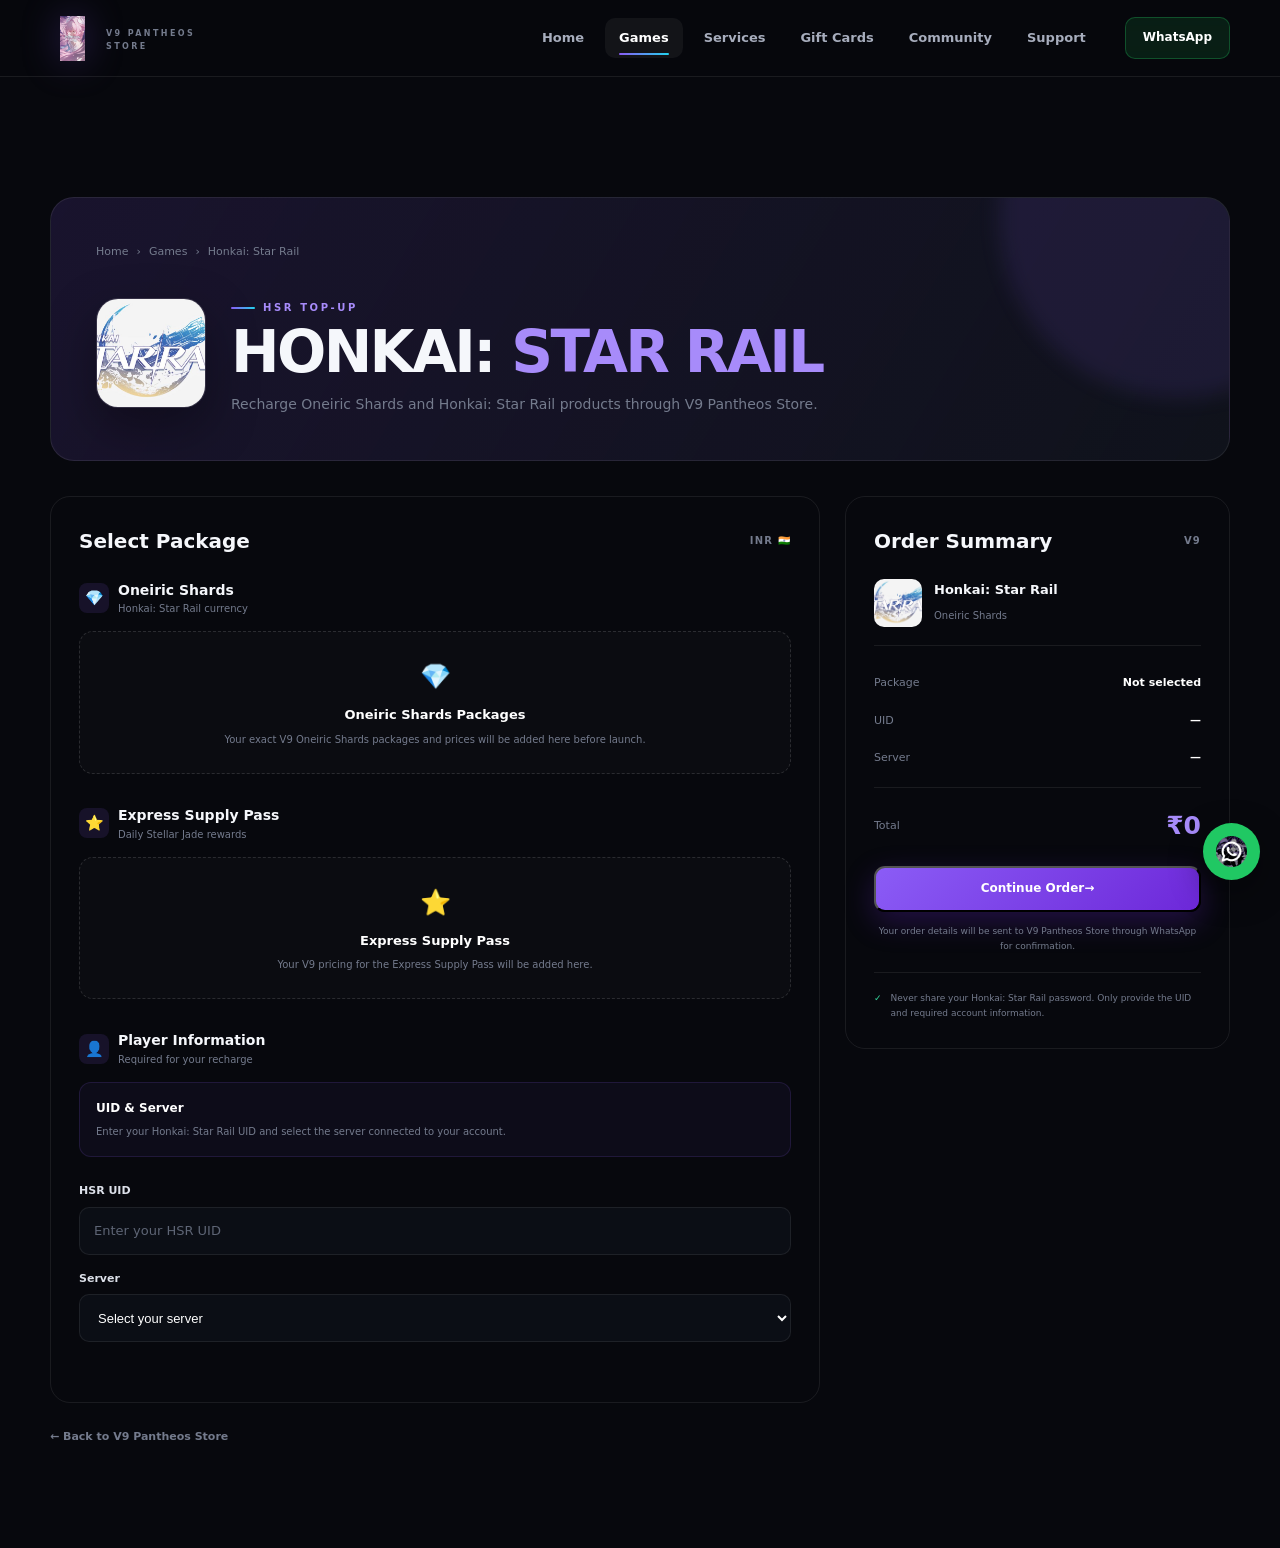
<file: hsr.html>
<!DOCTYPE html>
<html lang="en">
<head>
    <meta charset="UTF-8">
    <meta name="viewport" content="width=device-width, initial-scale=1.0">

    <meta name="theme-color" content="#07080d">

    <meta name="description"
        content="V9 Pantheos Store - Honkai: Star Rail Oneiric Shards and Express Supply Pass top up.">

    <title>Honkai: Star Rail Top Up | V9 Pantheos Store</title>

    <link rel="stylesheet" href="css/style.css">

    <style>

        /* =====================================================
           V9 HSR PRODUCT PAGE
        ===================================================== */

        .product-page {
            min-height: 100vh;
            padding-top: 120px;
            padding-bottom: 100px;
        }


        /* =====================================================
           HERO
        ===================================================== */

        .product-hero {
            position: relative;
            overflow: hidden;

            padding: 45px;
            margin-bottom: 35px;

            border: 1px solid var(--border);
            border-radius: 24px;

            background:
                linear-gradient(
                    120deg,
                    rgba(139,92,246,0.14),
                    rgba(16,19,28,0.96)
                );
        }


        .product-hero::before {

            content: "";

            position: absolute;

            width: 360px;
            height: 360px;

            right: -130px;
            top: -160px;

            border-radius: 50%;

            background:
                rgba(139,92,246,0.11);

            filter: blur(10px);
        }


        .breadcrumb {

            position: relative;
            z-index: 2;

            display: flex;
            align-items: center;

            gap: 8px;

            flex-wrap: wrap;

            margin-bottom: 30px;

            color: var(--text-muted);

            font-size: 11px;
        }


        .breadcrumb a {

            color: var(--text-soft);
        }


        .breadcrumb a:hover {

            color: #a78bfa;
        }


        .product-hero-content {

            position: relative;
            z-index: 2;

            display: flex;
            align-items: center;

            gap: 25px;
        }


        .product-logo {

            width: 110px;
            height: 110px;

            flex-shrink: 0;

            overflow: hidden;

            border-radius: 22px;

            border:
                1px solid
                rgba(255,255,255,0.12);

            box-shadow:
                0 20px 50px
                rgba(0,0,0,0.35);
        }


        .product-logo img {

            width: 100%;
            height: 100%;

            object-fit: cover;
        }


        .product-title-area {

            flex: 1;
        }


        .product-title-area .eyebrow {

            margin-bottom: 7px;
        }


        .product-title-area h1 {

            margin-bottom: 12px;

            font-size:
                clamp(
                    35px,
                    5vw,
                    58px
                );

            line-height: 1;

            letter-spacing:
                -0.045em;
        }


        .product-title-area h1 span {

            color: #a78bfa;
        }


        .product-title-area p {

            max-width: 650px;

            color: var(--text-muted);

            font-size: 14px;
        }


        /* =====================================================
           LAYOUT
        ===================================================== */

        .product-layout {

            display: grid;

            grid-template-columns:
                minmax(0, 1.5fr)
                minmax(300px, 0.75fr);

            gap: 25px;

            align-items: start;
        }


        .product-panel {

            padding: 28px;

            border:
                1px solid
                var(--border);

            border-radius: 20px;

            background:
                var(--card);
        }


        .panel-heading {

            display: flex;

            align-items: center;

            justify-content: space-between;

            gap: 20px;

            margin-bottom: 22px;
        }


        .panel-heading h2 {

            font-size: 20px;
        }


        .panel-heading span {

            color:
                var(--text-muted);

            font-size: 10px;

            font-weight: 800;

            letter-spacing:
                0.12em;
        }


        /* =====================================================
           PACKAGE SECTION
        ===================================================== */

        .package-section {

            margin-bottom: 30px;
        }


        .package-section:last-child {

            margin-bottom: 0;
        }


        .package-section-title {

            display: flex;

            align-items: center;

            gap: 9px;

            margin-bottom: 14px;
        }


        .package-section-title .mini-icon {

            width: 30px;
            height: 30px;

            display: grid;

            place-items: center;

            border-radius: 8px;

            background:
                rgba(139,92,246,0.12);
        }


        .package-section-title h3 {

            font-size: 14px;
        }


        .package-section-title p {

            color:
                var(--text-muted);

            font-size: 10px;
        }


        .empty-packages {

            padding:
                25px 20px;

            border:
                1px dashed
                rgba(255,255,255,0.13);

            border-radius: 14px;

            text-align: center;

            background:
                rgba(255,255,255,0.02);
        }


        .empty-packages .empty-icon {

            margin-bottom: 8px;

            font-size: 25px;
        }


        .empty-packages strong {

            display: block;

            margin-bottom: 5px;

            color: white;

            font-size: 13px;
        }


        .empty-packages p {

            color:
                var(--text-muted);

            font-size: 10px;

            line-height: 1.7;
        }


        /* =====================================================
           PLAYER INFORMATION
        ===================================================== */

        .field-group {

            margin-bottom: 15px;
        }


        .field-group label {

            display: block;

            margin-bottom: 7px;

            color:
                #dce0e9;

            font-size: 11px;

            font-weight: 800;
        }


        .field-group input,
        .field-group select {

            width: 100%;

            height: 48px;

            padding:
                0 14px;

            border:
                1px solid
                var(--border);

            border-radius: 10px;

            outline: none;

            background:
                #0b0e15;

            color: white;

            font-size: 13px;

            transition:
                border var(--transition);
        }


        .field-group input:focus,
        .field-group select:focus {

            border-color:
                #8b5cf6;
        }


        .field-group input::placeholder {

            color:
                #5e6575;
        }


        .player-info-box {

            margin-bottom: 25px;

            padding: 16px;

            border-radius: 12px;

            border:
                1px solid
                rgba(139,92,246,0.15);

            background:
                rgba(139,92,246,0.05);
        }


        .player-info-box strong {

            display: block;

            margin-bottom: 5px;

            color: white;

            font-size: 12px;
        }


        .player-info-box p {

            color:
                var(--text-muted);

            font-size: 10px;

            line-height: 1.7;
        }


        .selection-message {

            min-height: 17px;

            margin-top: 10px;

            color:
                #fca5a5;

            font-size: 10px;
        }


        /* =====================================================
           ORDER SUMMARY
        ===================================================== */

        .order-summary {

            position: sticky;

            top: 105px;
        }


        .summary-game {

            display: flex;

            align-items: center;

            gap: 12px;

            padding-bottom: 18px;

            margin-bottom: 18px;

            border-bottom:
                1px solid
                var(--border);
        }


        .summary-game img {

            width: 48px;
            height: 48px;

            object-fit: cover;

            border-radius: 10px;
        }


        .summary-game strong {

            display: block;

            font-size: 13px;
        }


        .summary-game span {

            color:
                var(--text-muted);

            font-size: 10px;
        }


        .summary-row {

            display: flex;

            align-items: flex-start;

            justify-content: space-between;

            gap: 20px;

            padding: 10px 0;

            color:
                var(--text-muted);

            font-size: 11px;
        }


        .summary-row strong {

            color: white;

            text-align: right;
        }


        .summary-total {

            display: flex;

            align-items: center;

            justify-content: space-between;

            gap: 20px;

            padding-top: 18px;

            margin-top: 10px;

            border-top:
                1px solid
                var(--border);
        }


        .summary-total span {

            color:
                var(--text-muted);

            font-size: 11px;
        }


        .summary-total strong {

            color:
                #a78bfa;

            font-size: 25px;
        }


        .order-button {

            width: 100%;

            margin-top: 20px;
        }


        .order-note {

            margin-top: 12px;

            color:
                var(--text-muted);

            text-align: center;

            font-size: 9px;

            line-height: 1.7;
        }


        .security-note {

            display: flex;

            align-items: flex-start;

            gap: 9px;

            margin-top: 18px;

            padding-top: 18px;

            border-top:
                1px solid
                var(--border);

            color:
                var(--text-muted);

            font-size: 9px;

            line-height: 1.6;
        }


        .security-note span {

            color:
                #34d399;
        }


        .back-store {

            display: inline-flex;

            align-items: center;

            gap: 8px;

            margin-top: 25px;

            color:
                var(--text-muted);

            font-size: 11px;

            font-weight: 700;
        }


        .back-store:hover {

            color: white;
        }


        /* =====================================================
           RESPONSIVE
        ===================================================== */

        @media (max-width: 950px) {

            .product-layout {

                grid-template-columns: 1fr;
            }

            .order-summary {

                position: static;
            }
        }


        @media (max-width: 650px) {

            .product-page {

                padding-top: 95px;
            }


            .product-hero {

                padding:
                    25px 20px;
            }


            .product-hero-content {

                align-items:
                    flex-start;

                flex-direction:
                    column;
            }


            .product-logo {

                width: 85px;
                height: 85px;

                border-radius: 17px;
            }


            .product-panel {

                padding:
                    20px 15px;
            }
        }

    </style>

</head>


<body>


<!-- =====================================================
     PAGE LOADER
===================================================== -->

<div id="page-loader">

    <div class="loader-logo">

        <img
            src="assets/pantheos-logo.PNG"
            alt="V9 Pantheos Store"
        >

    </div>

    <div class="loader-line"></div>

</div>



<!-- =====================================================
     NAVIGATION
===================================================== -->

<header
    class="site-header"
    id="siteHeader"
>

    <div class="container nav-container">


        <a
            href="index.html"
            class="brand"
        >

            <img
                src="assets/pantheos-logo.PNG"
                alt="V9 Pantheos Store"
                class="brand-logo"
            >


            <div class="brand-text">

                <span class="brand-name">
                    V9 PANTHEOS
                </span>

                <span class="brand-subtitle">
                    STORE
                </span>

            </div>

        </a>



        <nav class="desktop-nav">

            <a
                href="index.html#home"
                class="nav-link"
            >
                Home
            </a>

            <a
                href="index.html#games"
                class="nav-link active"
            >
                Games
            </a>

            <a
                href="index.html#services"
                class="nav-link"
            >
                Services
            </a>

            <a
                href="index.html#giftcards"
                class="nav-link"
            >
                Gift Cards
            </a>

            <a
                href="index.html#community"
                class="nav-link"
            >
                Community
            </a>

            <a
                href="index.html#support"
                class="nav-link"
            >
                Support
            </a>

        </nav>



        <div class="nav-actions">


            <a
                href="https://wa.me/919310651934"
                class="nav-whatsapp"
                target="_blank"
                rel="noopener"
            >
                WhatsApp
            </a>



            <button
                class="menu-toggle"
                id="menuToggle"
                aria-label="Open menu"
            >

                <span></span>
                <span></span>
                <span></span>

            </button>

        </div>

    </div>



    <div
        class="mobile-nav"
        id="mobileNav"
    >

        <a href="index.html">
            Home
        </a>

        <a href="index.html#games">
            Games
        </a>

        <a href="index.html#services">
            Services
        </a>

        <a href="index.html#giftcards">
            Gift Cards
        </a>

        <a href="index.html#community">
            Community
        </a>

        <a href="index.html#support">
            Support
        </a>


        <a
            href="https://wa.me/919310651934"
            target="_blank"
            rel="noopener"
            class="mobile-whatsapp"
        >
            Chat on WhatsApp
        </a>

    </div>

</header>



<!-- =====================================================
     MAIN
===================================================== -->

<main class="product-page">

    <div class="container">


        <!-- =================================================
             HERO
        ================================================= -->

        <section class="product-hero">


            <div class="breadcrumb">

                <a href="index.html">
                    Home
                </a>

                <span>
                    ›
                </span>

                <a href="index.html#games">
                    Games
                </a>

                <span>
                    ›
                </span>

                <span>
                    Honkai: Star Rail
                </span>

            </div>



            <div class="product-hero-content">


                <div class="product-logo">

                    <img
                        src="assets/hsr-logo.jpg"
                        alt="Honkai Star Rail"
                    >

                </div>



                <div class="product-title-area">

                    <span class="eyebrow">
                        HSR TOP-UP
                    </span>


                    <h1>

                        HONKAI:
                        <span>
                            STAR RAIL
                        </span>

                    </h1>


                    <p>

                        Recharge Oneiric Shards and
                        Honkai: Star Rail products through
                        V9 Pantheos Store.

                    </p>

                </div>

            </div>

        </section>



        <!-- =================================================
             CONTENT
        ================================================= -->

        <div class="product-layout">


            <!-- =================================================
                 LEFT PANEL
            ================================================= -->

            <div class="product-panel">


                <div class="panel-heading">

                    <h2>
                        Select Package
                    </h2>

                    <span>
                        INR 🇮🇳
                    </span>

                </div>



                <!-- =================================================
                     ONEIRIC SHARDS
                ================================================= -->

                <div class="package-section">


                    <div class="package-section-title">


                        <div class="mini-icon">
                            💎
                        </div>


                        <div>

                            <h3>
                                Oneiric Shards
                            </h3>

                            <p>
                                Honkai: Star Rail currency
                            </p>

                        </div>

                    </div>



                    <div class="empty-packages">


                        <div class="empty-icon">
                            💎
                        </div>


                        <strong>
                            Oneiric Shards Packages
                        </strong>


                        <p>

                            Your exact V9 Oneiric Shards
                            packages and prices will be
                            added here before launch.

                        </p>

                    </div>

                </div>



                <!-- =================================================
                     EXPRESS SUPPLY PASS
                ================================================= -->

                <div class="package-section">


                    <div class="package-section-title">


                        <div class="mini-icon">
                            ⭐
                        </div>


                        <div>

                            <h3>
                                Express Supply Pass
                            </h3>

                            <p>
                                Daily Stellar Jade rewards
                            </p>

                        </div>

                    </div>



                    <div class="empty-packages">


                        <div class="empty-icon">
                            ⭐
                        </div>


                        <strong>
                            Express Supply Pass
                        </strong>


                        <p>

                            Your V9 pricing for the
                            Express Supply Pass will
                            be added here.

                        </p>

                    </div>

                </div>



                <!-- =================================================
                     PLAYER INFORMATION
                ================================================= -->

                <div class="package-section">


                    <div class="package-section-title">


                        <div class="mini-icon">
                            👤
                        </div>


                        <div>

                            <h3>
                                Player Information
                            </h3>

                            <p>
                                Required for your recharge
                            </p>

                        </div>

                    </div>



                    <div class="player-info-box">


                        <strong>
                            UID & Server
                        </strong>


                        <p>

                            Enter your Honkai: Star Rail
                            UID and select the server
                            connected to your account.

                        </p>

                    </div>



                    <div class="field-group">


                        <label for="playerId">
                            HSR UID
                        </label>


                        <input
                            type="text"
                            id="playerId"
                            placeholder="Enter your HSR UID"
                            autocomplete="off"
                        >

                    </div>



                    <div class="field-group">


                        <label for="server">
                            Server
                        </label>


                        <select id="server">


                            <option value="">
                                Select your server
                            </option>


                            <option value="Asia">
                                Asia
                            </option>


                            <option value="America">
                                America
                            </option>


                            <option value="Europe">
                                Europe
                            </option>


                            <option value="TW/HK/MO">
                                TW / HK / MO
                            </option>


                        </select>

                    </div>



                    <div
                        class="selection-message"
                        id="selectionMessage"
                    ></div>

                </div>

            </div>



            <!-- =================================================
                 RIGHT PANEL
            ================================================= -->

            <aside class="product-panel order-summary">


                <div class="panel-heading">

                    <h2>
                        Order Summary
                    </h2>

                    <span>
                        V9
                    </span>

                </div>



                <div class="summary-game">


                    <img
                        src="assets/hsr-logo.jpg"
                        alt="Honkai Star Rail"
                    >


                    <div>

                        <strong>
                            Honkai: Star Rail
                        </strong>

                        <span>
                            Oneiric Shards
                        </span>

                    </div>

                </div>



                <div class="summary-row">

                    <span>
                        Package
                    </span>

                    <strong>
                        Not selected
                    </strong>

                </div>



                <div class="summary-row">

                    <span>
                        UID
                    </span>

                    <strong id="summaryPlayer">
                        —
                    </strong>

                </div>



                <div class="summary-row">

                    <span>
                        Server
                    </span>

                    <strong id="summaryServer">
                        —
                    </strong>

                </div>



                <div class="summary-total">

                    <span>
                        Total
                    </span>

                    <strong>
                        ₹0
                    </strong>

                </div>



                <button
                    class="btn btn-primary order-button"
                    id="orderButton"
                    type="button"
                >

                    Continue Order

                    <span>
                        →
                    </span>

                </button>



                <p class="order-note">

                    Your order details will be sent to
                    V9 Pantheos Store through WhatsApp
                    for confirmation.

                </p>



                <div class="security-note">

                    <span>
                        ✓
                    </span>


                    <div>

                        Never share your Honkai:
                        Star Rail password.
                        Only provide the UID and
                        required account information.

                    </div>

                </div>

            </aside>

        </div>



        <a
            href="index.html"
            class="back-store"
        >

            ← Back to V9 Pantheos Store

        </a>

    </div>

</main>



<!-- =====================================================
     FLOATING WHATSAPP
===================================================== -->

<a
    href="https://wa.me/919310651934"
    class="floating-whatsapp"
    target="_blank"
    rel="noopener"
    aria-label="Chat with V9 Pantheos Store on WhatsApp"
>

    <img
        src="assets/whatsapp-icon.jpg"
        alt="WhatsApp"
    >


    <span class="whatsapp-tooltip">
        Chat with us
    </span>

</a>



<button
    class="back-to-top"
    id="backToTop"
    aria-label="Back to top"
>

    ↑

</button>



<script src="js/app.js"></script>


<script>

document.addEventListener(
    "DOMContentLoaded",
    () => {


        const playerId =
            document.getElementById(
                "playerId"
            );


        const server =
            document.getElementById(
                "server"
            );


        const summaryPlayer =
            document.getElementById(
                "summaryPlayer"
            );


        const summaryServer =
            document.getElementById(
                "summaryServer"
            );


        const selectionMessage =
            document.getElementById(
                "selectionMessage"
            );


        const orderButton =
            document.getElementById(
                "orderButton"
            );



        playerId.addEventListener(
            "input",
            () => {

                summaryPlayer.textContent =
                    playerId.value.trim() || "—";

            }
        );



        server.addEventListener(
            "change",
            () => {

                summaryServer.textContent =
                    server.value || "—";

            }
        );



        orderButton.addEventListener(
            "click",
            () => {

                selectionMessage.textContent =
                    "HSR pricing is not added yet. We'll add your exact V9 price list before launch.";

            }
        );

    }

);

</script>


</body>
</html>
</file>
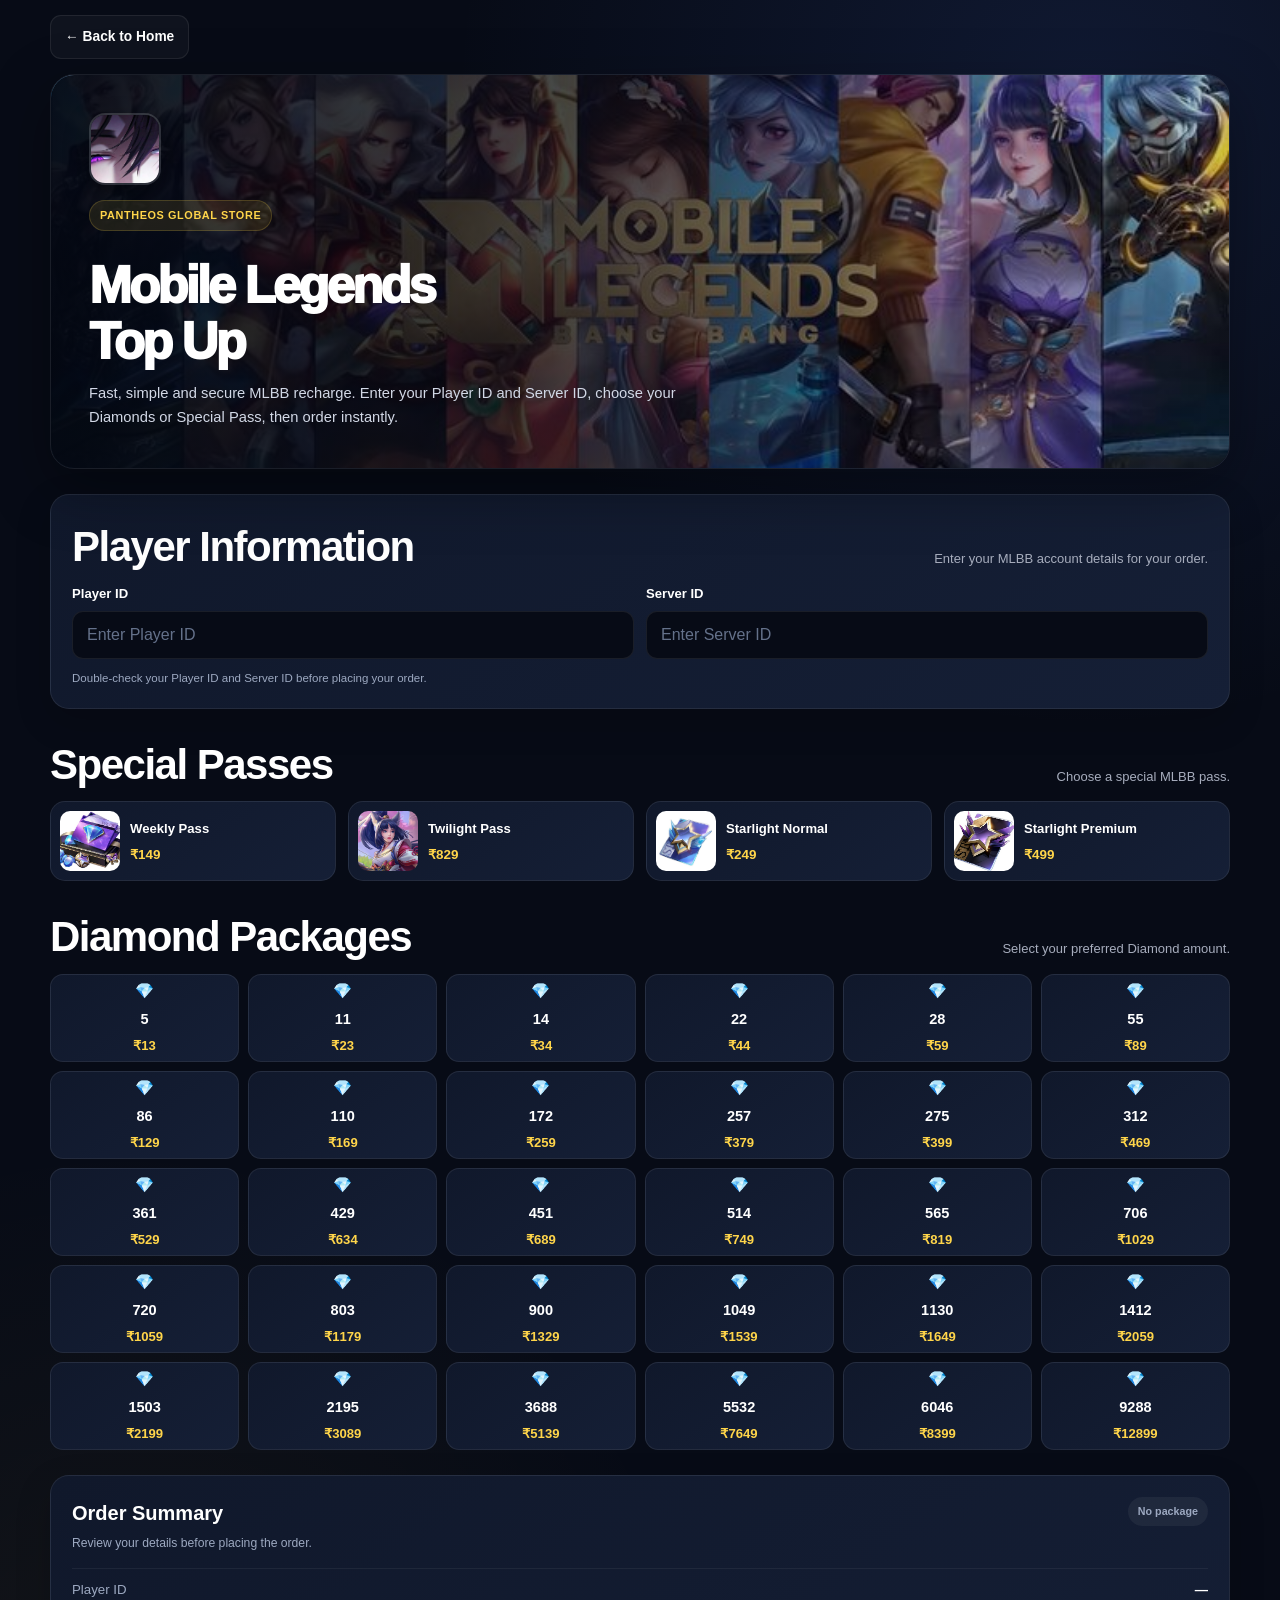
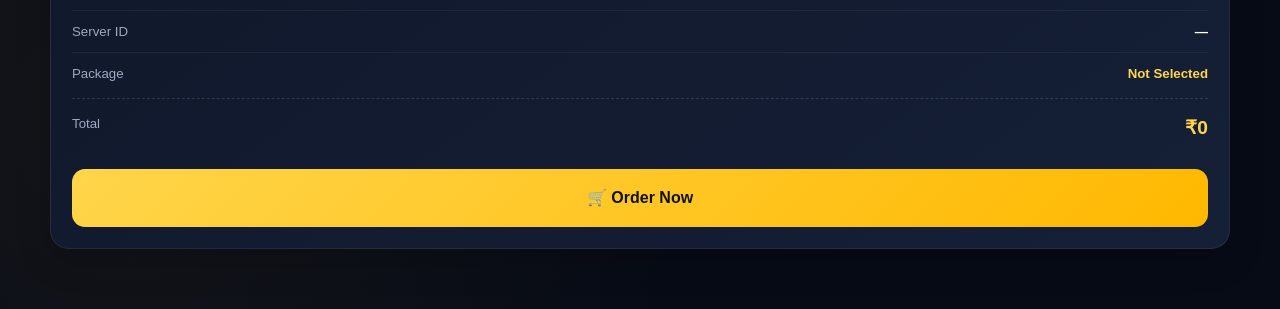
<file: mlbb.html>
<!DOCTYPE html>
<html lang="en">
<head>
<meta charset="UTF-8">
<meta name="viewport" content="width=device-width, initial-scale=1.0">

<title>MLBB Top Up | Pantheos Global Store</title>

<link rel="stylesheet" href="css/style.css">

<style>
:root{
    --bg:#070b16;
    --surface:#10182b;
    --surface2:#151f36;
    --surface3:#1c2945;
    --border:rgba(255,255,255,.08);
    --gold:#ffd54a;
    --gold2:#ffb800;
    --white:#ffffff;
    --muted:#9da9c1;
    --green:#25d366;
    --blue:#4f8cff;
    --danger:#ff6969;
}

*{
    margin:0;
    padding:0;
    box-sizing:border-box;
}

html{
    scroll-behavior:smooth;
}

body{
    min-height:100vh;
    background:
        radial-gradient(circle at 85% 5%,rgba(71,111,220,.14),transparent 30%),
        radial-gradient(circle at 10% 90%,rgba(255,213,74,.05),transparent 28%),
        var(--bg);
    color:var(--white);
    font-family:Arial,Helvetica,sans-serif;
}

button,
input{
    font:inherit;
}

button{
    -webkit-tap-highlight-color:transparent;
}

.page{
    width:min(1180px,calc(100% - 24px));
    margin:auto;
    padding:15px 0 60px;
}


/* ==============================
   BACK BUTTON
============================== */

.back-home{
    display:inline-flex;
    align-items:center;
    gap:8px;
    color:#fff;
    text-decoration:none;
    margin-bottom:15px;
    padding:10px 14px;
    border:1px solid var(--border);
    background:rgba(255,255,255,.035);
    border-radius:11px;
    font-size:.86rem;
    font-weight:700;
    transition:.2s;
}

.back-home:hover{
    background:rgba(255,255,255,.08);
    transform:translateX(-2px);
}


/* ==============================
   HERO
============================== */

.hero{
    position:relative;
    min-height:350px;
    overflow:hidden;
    border-radius:24px;
    border:1px solid var(--border);
    margin-bottom:25px;
    box-shadow:0 20px 60px rgba(0,0,0,.35);
}

.hero-banner{
    position:absolute;
    inset:0;
    width:100%;
    height:100%;
    object-fit:cover;
}

.hero-shade{
    position:absolute;
    inset:0;
    background:
        linear-gradient(
            90deg,
            rgba(3,7,17,.95),
            rgba(3,7,17,.72) 45%,
            rgba(3,7,17,.18)
        );
}

.hero-content{
    position:relative;
    z-index:2;
    min-height:350px;
    display:flex;
    align-items:center;
    padding:38px;
}

.hero-inner{
    max-width:680px;
}

.ml-logo{
    width:72px;
    height:72px;
    object-fit:cover;
    border-radius:16px;
    margin-bottom:15px;
    border:2px solid rgba(255,255,255,.15);
    box-shadow:0 10px 25px rgba(0,0,0,.35);
}

.hero-tag{
    display:inline-block;
    padding:6px 10px;
    margin-bottom:10px;
    border-radius:999px;
    background:rgba(255,213,74,.1);
    border:1px solid rgba(255,213,74,.18);
    color:var(--gold);
    font-size:.68rem;
    font-weight:900;
    letter-spacing:.6px;
}

.hero h1{
    font-size:clamp(2rem,5vw,3.2rem);
    line-height:1.08;
    margin-bottom:12px;
}

.hero p{
    color:#d2d8e6;
    max-width:600px;
    line-height:1.65;
    font-size:.92rem;
}


/* ==============================
   COMMON
============================== */

.section{
    margin-top:25px;
}

.section-heading{
    margin-bottom:13px;
}

.section-title{
    font-size:1.35rem;
    font-weight:900;
}

.section-subtitle{
    margin-top:5px;
    color:var(--muted);
    font-size:.78rem;
}


/* ==============================
   PLAYER INFORMATION
============================== */

.account-box{
    padding:21px;
    border:1px solid var(--border);
    border-radius:19px;
    background:linear-gradient(145deg,var(--surface),var(--surface2));
    box-shadow:0 12px 35px rgba(0,0,0,.18);
}

.account-grid{
    display:grid;
    grid-template-columns:1fr 1fr;
    gap:12px;
}

.input-label{
    display:block;
    margin-bottom:7px;
    font-size:.82rem;
    font-weight:800;
}

.input-field{
    width:100%;
    height:48px;
    padding:0 14px;
    border:1px solid var(--border);
    border-radius:11px;
    outline:none;
    background:var(--bg);
    color:#fff;
}

.input-field::placeholder{
    color:#64718a;
}

.input-field:focus{
    border-color:rgba(255,213,74,.55);
    box-shadow:0 0 0 3px rgba(255,213,74,.08);
}

.account-note{
    margin-top:10px;
    color:var(--muted);
    font-size:.72rem;
}


/* ==============================
   SPECIAL PASSES
============================== */

.special-grid{
    display:grid;
    grid-template-columns:repeat(4,1fr);
    gap:12px;
}

.special-card{
    display:flex;
    align-items:center;
    gap:10px;
    width:100%;
    padding:9px;
    border:1px solid var(--border);
    border-radius:15px;
    background:linear-gradient(145deg,var(--surface),var(--surface2));
    color:#fff;
    text-align:left;
    cursor:pointer;
    transition:.2s;
}

.special-card:hover{
    transform:translateY(-2px);
    border-color:rgba(255,213,74,.45);
}

.special-card.active{
    border-color:var(--gold);
    box-shadow:0 0 0 1px rgba(255,213,74,.15);
}

.special-card img{
    width:60px;
    height:60px;
    flex:0 0 60px;
    object-fit:cover;
    border-radius:10px;
}

.special-name{
    display:block;
    font-size:.82rem;
    font-weight:900;
}

.special-price{
    display:block;
    margin-top:5px;
    color:var(--gold);
    font-size:.84rem;
    font-weight:900;
}


/* ==============================
   DIAMONDS
============================== */

.diamond-grid{
    display:grid;
    grid-template-columns:repeat(6,minmax(0,1fr));
    gap:9px;
}

.diamond-card{
    min-height:88px;
    display:flex;
    flex-direction:column;
    align-items:center;
    justify-content:center;
    gap:4px;
    border:1px solid var(--border);
    border-radius:13px;
    background:linear-gradient(145deg,var(--surface),var(--surface2));
    color:#fff;
    cursor:pointer;
    transition:.2s;
}

.diamond-card:hover{
    transform:translateY(-2px);
    border-color:rgba(255,213,74,.45);
}

.diamond-card.active{
    border-color:var(--gold);
    box-shadow:0 0 0 1px rgba(255,213,74,.15);
}

.diamond-icon{
    font-size:.95rem;
}

.diamond-count{
    font-size:.91rem;
    font-weight:900;
}

.diamond-price{
    color:var(--gold);
    font-size:.82rem;
    font-weight:900;
}


/* ==============================
   ORDER SUMMARY
============================== */

.summary{
    margin-top:25px;
    padding:21px;
    border:1px solid var(--border);
    border-radius:19px;
    background:linear-gradient(145deg,var(--surface),var(--surface2));
    box-shadow:0 12px 35px rgba(0,0,0,.18);
}

.summary-top{
    display:flex;
    justify-content:space-between;
    align-items:flex-start;
    gap:15px;
    margin-bottom:15px;
}

.summary h2{
    font-size:1.25rem;
}

.summary-desc{
    margin-top:5px;
    color:var(--muted);
    font-size:.76rem;
}

.status-pill{
    padding:6px 10px;
    border-radius:999px;
    background:rgba(255,255,255,.05);
    color:var(--muted);
    font-size:.67rem;
    font-weight:900;
    white-space:nowrap;
}

.status-pill.active{
    color:#66ed99;
    background:rgba(37,211,102,.1);
}

.summary-row{
    display:flex;
    justify-content:space-between;
    gap:15px;
    padding:10px 0;
    border-top:1px solid rgba(255,255,255,.055);
    font-size:.83rem;
}

.summary-row span:first-child{
    color:var(--muted);
}

.summary-row span:last-child{
    text-align:right;
    font-weight:800;
}

.gold{
    color:var(--gold)!important;
}

.total{
    margin-top:3px;
    padding-top:14px;
    border-top:1px dashed rgba(255,255,255,.12);
}

.total span:last-child{
    font-size:1.2rem;
    color:var(--gold);
}

.order-now-btn{
    width:100%;
    margin-top:16px;
    padding:16px;
    border:0;
    border-radius:13px;
    background:linear-gradient(135deg,var(--gold),var(--gold2));
    color:#111;
    font-weight:900;
    cursor:pointer;
    transition:.2s;
}

.order-now-btn:hover{
    transform:translateY(-1px);
    filter:brightness(1.05);
}


/* ==============================
   PAYMENT CHOICE MODAL
============================== */

.modal{
    position:fixed;
    inset:0;
    z-index:9999;
    display:none;
    align-items:center;
    justify-content:center;
    padding:18px;
    background:rgba(0,0,0,.72);
    backdrop-filter:blur(8px);
}

.modal.show{
    display:flex;
}

.modal-box{
    width:min(480px,100%);
    padding:23px;
    border:1px solid var(--border);
    border-radius:22px;
    background:linear-gradient(145deg,#10182b,#17213a);
    box-shadow:0 25px 80px rgba(0,0,0,.5);
    animation:modalIn .2s ease;
}

@keyframes modalIn{
    from{
        opacity:0;
        transform:translateY(12px) scale(.98);
    }
    to{
        opacity:1;
        transform:translateY(0) scale(1);
    }
}

.modal-header{
    display:flex;
    justify-content:space-between;
    align-items:center;
    gap:15px;
}

.modal-header h2{
    font-size:1.3rem;
}

.close-modal{
    width:35px;
    height:35px;
    border:1px solid var(--border);
    border-radius:10px;
    background:rgba(255,255,255,.05);
    color:#fff;
    cursor:pointer;
    font-size:1.1rem;
}

.modal-desc{
    margin-top:8px;
    color:var(--muted);
    font-size:.78rem;
    line-height:1.5;
}

.choice-grid{
    display:grid;
    grid-template-columns:1fr 1fr;
    gap:12px;
    margin-top:20px;
}

.choice-btn{
    min-height:130px;
    padding:18px 12px;
    border:1px solid var(--border);
    border-radius:16px;
    background:rgba(255,255,255,.035);
    color:#fff;
    cursor:pointer;
    transition:.2s;
}

.choice-btn:hover{
    transform:translateY(-2px);
    border-color:var(--gold);
    background:rgba(255,213,74,.05);
}

.choice-icon{
    display:block;
    font-size:2rem;
    margin-bottom:9px;
}

.choice-title{
    display:block;
    font-size:.9rem;
    font-weight:900;
}

.choice-text{
    display:block;
    margin-top:5px;
    color:var(--muted);
    font-size:.68rem;
    line-height:1.35;
}


/* ==============================
   QR PAYMENT
============================== */

#paymentSection{
    display:none;
}

#paymentSection.show{
    display:block;
    animation:showArea .3s ease;
}

@keyframes showArea{
    from{
        opacity:0;
        transform:translateY(10px);
    }
    to{
        opacity:1;
        transform:translateY(0);
    }
}

.payment-box{
    margin-top:25px;
    padding:21px;
    border:1px solid var(--border);
    border-radius:19px;
    background:linear-gradient(145deg,var(--surface),var(--surface2));
}

.payment-head{
    display:flex;
    justify-content:space-between;
    align-items:flex-start;
    gap:15px;
}

.payment-head h2{
    font-size:1.3rem;
}

.payment-head p{
    margin-top:5px;
    color:var(--muted);
    font-size:.77rem;
    line-height:1.5;
}

.amount-box{
    padding:9px 13px;
    border-radius:11px;
    background:rgba(255,213,74,.08);
    border:1px solid rgba(255,213,74,.15);
    white-space:nowrap;
}

.amount-box small{
    display:block;
    color:var(--muted);
    font-size:.62rem;
}

.amount-box strong{
    color:var(--gold);
    font-size:1.1rem;
}

.qr-layout{
    display:grid;
    grid-template-columns:330px 1fr;
    gap:20px;
    margin-top:20px;
}

.qr-card{
    padding:16px;
    border-radius:16px;
    text-align:center;
    background:rgba(0,0,0,.16);
    border:1px solid rgba(255,255,255,.06);
}

.qr-card h3{
    font-size:.92rem;
}

.qr-card p{
    margin-top:5px;
    color:var(--muted);
    font-size:.72rem;
    line-height:1.4;
}

.qr-image{
    width:225px;
    height:225px;
    max-width:100%;
    object-fit:contain;
    background:#fff;
    padding:7px;
    border-radius:12px;
    margin:15px auto;
    display:block;
}

.qr-order-btn{
    width:100%;
    padding:15px;
    border:0;
    border-radius:12px;
    background:var(--green);
    color:#fff;
    font-weight:900;
    cursor:pointer;
    margin-top:12px;
}


/* ==============================
   RESPONSIVE
============================== */

@media(max-width:1050px){

    .diamond-grid{
        grid-template-columns:repeat(5,1fr);
    }

    .special-grid{
        grid-template-columns:repeat(2,1fr);
    }
}

@media(max-width:800px){

    .diamond-grid{
        grid-template-columns:repeat(4,1fr);
    }

    .qr-layout{
        grid-template-columns:1fr;
    }
}

@media(max-width:600px){

    .page{
        width:calc(100% - 14px);
    }

    .hero{
        min-height:290px;
        border-radius:18px;
    }

    .hero-content{
        min-height:290px;
        padding:25px 20px;
    }

    .ml-logo{
        width:62px;
        height:62px;
    }

    .hero h1{
        font-size:2rem;
    }

    .hero p{
        font-size:.82rem;
    }

    .account-grid{
        grid-template-columns:1fr;
    }

    .special-grid{
        grid-template-columns:1fr 1fr;
    }

    .special-card{
        flex-direction:column;
        align-items:stretch;
    }

    .special-card img{
        width:100%;
        height:75px;
    }

    .diamond-grid{
        grid-template-columns:repeat(3,1fr);
    }

    .diamond-card{
        min-height:78px;
    }

    .diamond-count{
        font-size:.82rem;
    }

    .diamond-price{
        font-size:.74rem;
    }

    .summary-top{
        display:block;
    }

    .status-pill{
        display:inline-block;
        margin-top:9px;
    }

    .payment-head{
        display:block;
    }

    .amount-box{
        display:inline-block;
        margin-top:12px;
    }

    .choice-grid{
        grid-template-columns:1fr;
    }
}

@media(max-width:370px){

    .diamond-grid{
        grid-template-columns:repeat(2,1fr);
    }
}
</style>
</head>


<body>

<div class="page">

<a href="index.html" class="back-home">
    ← Back to Home
</a>


<!-- HERO -->

<section class="hero">

    <img
        src="assets/mlbb-banner.jpg"
        alt="Mobile Legends Banner"
        class="hero-banner"
    >

    <div class="hero-shade"></div>

    <div class="hero-content">

        <div class="hero-inner">

            <img
                src="assets/mlbb-logo.jpg"
                alt="Mobile Legends"
                class="ml-logo"
            >

            <div class="hero-tag">
                PANTHEOS GLOBAL STORE
            </div>

            <h1>
                Mobile Legends<br>
                Top Up
            </h1>

            <p>
                Fast, simple and secure MLBB recharge.
                Enter your Player ID and Server ID,
                choose your Diamonds or Special Pass,
                then order instantly.
            </p>

        </div>

    </div>

</section>


<!-- PLAYER INFORMATION -->

<section class="account-box">

    <div class="section-heading">

        <h2 class="section-title">
            Player Information
        </h2>

        <p class="section-subtitle">
            Enter your MLBB account details for your order.
        </p>

    </div>


    <div class="account-grid">

        <div>

            <label
                for="playerId"
                class="input-label"
            >
                Player ID
            </label>

            <input
                type="text"
                id="playerId"
                class="input-field"
                placeholder="Enter Player ID"
                inputmode="numeric"
                autocomplete="off"
            >

        </div>


        <div>

            <label
                for="serverId"
                class="input-label"
            >
                Server ID
            </label>

            <input
                type="text"
                id="serverId"
                class="input-field"
                placeholder="Enter Server ID"
                inputmode="numeric"
                autocomplete="off"
            >

        </div>

    </div>


    <p class="account-note">
        Double-check your Player ID and Server ID before placing your order.
    </p>

</section>


<!-- SPECIAL PASSES -->

<section class="section">

    <div class="section-heading">

        <h2 class="section-title">
            Special Passes
        </h2>

        <p class="section-subtitle">
            Choose a special MLBB pass.
        </p>

    </div>


    <div class="special-grid">

        <button
            type="button"
            class="special-card"
            data-package="Weekly Pass"
            data-price="149"
        >

            <img
                src="assets/weekly-pass.jpg"
                alt="Weekly Pass"
            >

            <span>

                <span class="special-name">
                    Weekly Pass
                </span>

                <span class="special-price">
                    ₹149
                </span>

            </span>

        </button>


        <button
            type="button"
            class="special-card"
            data-package="Twilight Pass"
            data-price="829"
        >

            <img
                src="assets/twilight-pass.jpg"
                alt="Twilight Pass"
            >

            <span>

                <span class="special-name">
                    Twilight Pass
                </span>

                <span class="special-price">
                    ₹829
                </span>

            </span>

        </button>


        <button
            type="button"
            class="special-card"
            data-package="Starlight Normal"
            data-price="249"
        >

            <img
                src="assets/starlight-normal.jpg"
                alt="Starlight Normal"
            >

            <span>

                <span class="special-name">
                    Starlight Normal
                </span>

                <span class="special-price">
                    ₹249
                </span>

            </span>

        </button>


        <button
            type="button"
            class="special-card"
            data-package="Starlight Premium"
            data-price="499"
        >

            <img
                src="assets/starlight-premium.jpg"
                alt="Starlight Premium"
            >

            <span>

                <span class="special-name">
                    Starlight Premium
                </span>

                <span class="special-price">
                    ₹499
                </span>

            </span>

        </button>

    </div>

</section>


<!-- DIAMONDS -->

<section class="section">

    <div class="section-heading">

        <h2 class="section-title">
            Diamond Packages
        </h2>

        <p class="section-subtitle">
            Select your preferred Diamond amount.
        </p>

    </div>


    <div class="diamond-grid">


        <button type="button" class="diamond-card" data-package="5 Diamonds" data-price="13">
            <span class="diamond-icon">💎</span>
            <span class="diamond-count">5</span>
            <span class="diamond-price">₹13</span>
        </button>

        <button type="button" class="diamond-card" data-package="11 Diamonds" data-price="23">
            <span class="diamond-icon">💎</span>
            <span class="diamond-count">11</span>
            <span class="diamond-price">₹23</span>
        </button>

        <button type="button" class="diamond-card" data-package="14 Diamonds" data-price="34">
            <span class="diamond-icon">💎</span>
            <span class="diamond-count">14</span>
            <span class="diamond-price">₹34</span>
        </button>

        <button type="button" class="diamond-card" data-package="22 Diamonds" data-price="44">
            <span class="diamond-icon">💎</span>
            <span class="diamond-count">22</span>
            <span class="diamond-price">₹44</span>
        </button>

        <button type="button" class="diamond-card" data-package="28 Diamonds" data-price="59">
            <span class="diamond-icon">💎</span>
            <span class="diamond-count">28</span>
            <span class="diamond-price">₹59</span>
        </button>

        <button type="button" class="diamond-card" data-package="55 Diamonds" data-price="89">
            <span class="diamond-icon">💎</span>
            <span class="diamond-count">55</span>
            <span class="diamond-price">₹89</span>
        </button>

        <button type="button" class="diamond-card" data-package="86 Diamonds" data-price="129">
            <span class="diamond-icon">💎</span>
            <span class="diamond-count">86</span>
            <span class="diamond-price">₹129</span>
        </button>

        <button type="button" class="diamond-card" data-package="110 Diamonds" data-price="169">
            <span class="diamond-icon">💎</span>
            <span class="diamond-count">110</span>
            <span class="diamond-price">₹169</span>
        </button>

        <button type="button" class="diamond-card" data-package="172 Diamonds" data-price="259">
            <span class="diamond-icon">💎</span>
            <span class="diamond-count">172</span>
            <span class="diamond-price">₹259</span>
        </button>

        <button type="button" class="diamond-card" data-package="257 Diamonds" data-price="379">
            <span class="diamond-icon">💎</span>
            <span class="diamond-count">257</span>
            <span class="diamond-price">₹379</span>
        </button>

        <button type="button" class="diamond-card" data-package="275 Diamonds" data-price="399">
            <span class="diamond-icon">💎</span>
            <span class="diamond-count">275</span>
            <span class="diamond-price">₹399</span>
        </button>

        <button type="button" class="diamond-card" data-package="312 Diamonds" data-price="469">
            <span class="diamond-icon">💎</span>
            <span class="diamond-count">312</span>
            <span class="diamond-price">₹469</span>
        </button>

        <button type="button" class="diamond-card" data-package="361 Diamonds" data-price="529">
            <span class="diamond-icon">💎</span>
            <span class="diamond-count">361</span>
            <span class="diamond-price">₹529</span>
        </button>

        <button type="button" class="diamond-card" data-package="429 Diamonds" data-price="634">
            <span class="diamond-icon">💎</span>
            <span class="diamond-count">429</span>
            <span class="diamond-price">₹634</span>
        </button>

        <button type="button" class="diamond-card" data-package="451 Diamonds" data-price="689">
            <span class="diamond-icon">💎</span>
            <span class="diamond-count">451</span>
            <span class="diamond-price">₹689</span>
        </button>

        <button type="button" class="diamond-card" data-package="514 Diamonds" data-price="749">
            <span class="diamond-icon">💎</span>
            <span class="diamond-count">514</span>
            <span class="diamond-price">₹749</span>
        </button>

        <button type="button" class="diamond-card" data-package="565 Diamonds" data-price="819">
            <span class="diamond-icon">💎</span>
            <span class="diamond-count">565</span>
            <span class="diamond-price">₹819</span>
        </button>

        <button type="button" class="diamond-card" data-package="706 Diamonds" data-price="1029">
            <span class="diamond-icon">💎</span>
            <span class="diamond-count">706</span>
            <span class="diamond-price">₹1029</span>
        </button>

        <button type="button" class="diamond-card" data-package="720 Diamonds" data-price="1059">
            <span class="diamond-icon">💎</span>
            <span class="diamond-count">720</span>
            <span class="diamond-price">₹1059</span>
        </button>

        <button type="button" class="diamond-card" data-package="803 Diamonds" data-price="1179">
            <span class="diamond-icon">💎</span>
            <span class="diamond-count">803</span>
            <span class="diamond-price">₹1179</span>
        </button>

        <button type="button" class="diamond-card" data-package="900 Diamonds" data-price="1329">
            <span class="diamond-icon">💎</span>
            <span class="diamond-count">900</span>
            <span class="diamond-price">₹1329</span>
        </button>

        <button type="button" class="diamond-card" data-package="1049 Diamonds" data-price="1539">
            <span class="diamond-icon">💎</span>
            <span class="diamond-count">1049</span>
            <span class="diamond-price">₹1539</span>
        </button>

        <button type="button" class="diamond-card" data-package="1130 Diamonds" data-price="1649">
            <span class="diamond-icon">💎</span>
            <span class="diamond-count">1130</span>
            <span class="diamond-price">₹1649</span>
        </button>

        <button type="button" class="diamond-card" data-package="1412 Diamonds" data-price="2059">
            <span class="diamond-icon">💎</span>
            <span class="diamond-count">1412</span>
            <span class="diamond-price">₹2059</span>
        </button>

        <button type="button" class="diamond-card" data-package="1503 Diamonds" data-price="2199">
            <span class="diamond-icon">💎</span>
            <span class="diamond-count">1503</span>
            <span class="diamond-price">₹2199</span>
        </button>

        <button type="button" class="diamond-card" data-package="2195 Diamonds" data-price="3089">
            <span class="diamond-icon">💎</span>
            <span class="diamond-count">2195</span>
            <span class="diamond-price">₹3089</span>
        </button>

        <button type="button" class="diamond-card" data-package="3688 Diamonds" data-price="5139">
            <span class="diamond-icon">💎</span>
            <span class="diamond-count">3688</span>
            <span class="diamond-price">₹5139</span>
        </button>

        <button type="button" class="diamond-card" data-package="5532 Diamonds" data-price="7649">
            <span class="diamond-icon">💎</span>
            <span class="diamond-count">5532</span>
            <span class="diamond-price">₹7649</span>
        </button>

        <button type="button" class="diamond-card" data-package="6046 Diamonds" data-price="8399">
            <span class="diamond-icon">💎</span>
            <span class="diamond-count">6046</span>
            <span class="diamond-price">₹8399</span>
        </button>

        <button type="button" class="diamond-card" data-package="9288 Diamonds" data-price="12899">
            <span class="diamond-icon">💎</span>
            <span class="diamond-count">9288</span>
            <span class="diamond-price">₹12899</span>
        </button>


    </div>

</section>


<!-- ORDER SUMMARY -->

<section class="summary">

    <div class="summary-top">

        <div>

            <h2>
                Order Summary
            </h2>

            <p class="summary-desc">
                Review your details before placing the order.
            </p>

        </div>

        <span
            id="statusPill"
            class="status-pill"
        >
            No package
        </span>

    </div>


    <div class="summary-row">

        <span>
            Player ID
        </span>

        <span id="summaryPlayer">
            —
        </span>

    </div>


    <div class="summary-row">

        <span>
            Server ID
        </span>

        <span id="summaryServer">
            —
        </span>

    </div>


    <div class="summary-row">

        <span>
            Package
        </span>

        <span
            id="summaryPackage"
            class="gold"
        >
            Not Selected
        </span>

    </div>


    <div class="summary-row total">

        <span>
            Total
        </span>

        <span id="summaryPrice">
            ₹0
        </span>

    </div>


    <button
        type="button"
        id="orderNowBtn"
        class="order-now-btn"
    >
        🛒 Order Now
    </button>

</section>


<!-- PAYMENT CHOICE MODAL -->

<div
    id="paymentChoiceModal"
    class="modal"
>

    <div class="modal-box">

        <div class="modal-header">

            <h2>
                Choose Payment Method
            </h2>

            <button
                type="button"
                id="closeModal"
                class="close-modal"
            >
                ×
            </button>

        </div>


        <p class="modal-desc">
            Your order is ready. Choose whether you want
            to pay using the QR code or send the order
            directly to WhatsApp.
        </p>


        <div class="choice-grid">

            <button
                type="button"
                id="qrChoice"
                class="choice-btn"
            >

                <span class="choice-icon">
                    📱
                </span>

                <span class="choice-title">
                    Pay by QR
                </span>

                <span class="choice-text">
                    View the payment QR and complete your payment.
                </span>

            </button>


            <button
                type="button"
                id="whatsappChoice"
                class="choice-btn"
            >

                <span class="choice-icon">
                    💬
                </span>

                <span class="choice-title">
                    Order via WhatsApp
                </span>

                <span class="choice-text">
                    Send your order details directly to WhatsApp.
                </span>

            </button>

        </div>

    </div>

</div>


<!-- QR PAYMENT -->

<section
    id="paymentSection"
>

    <div class="payment-box">

        <div class="payment-head">

            <div>

                <h2>
                    Scan & Pay
                </h2>

                <p>
                    Complete your payment using the QR code,
                    then send the order through WhatsApp.
                </p>

            </div>


            <div class="amount-box">

                <small>
                    AMOUNT
                </small>

                <strong id="paymentAmount">
                    ₹0
                </strong>

            </div>

        </div>


        <div class="qr-layout">


            <div class="qr-card">

                <h3>
                    UPI Payment
                </h3>

                <p>
                    Scan the QR code with your preferred UPI app.
                </p>


                <img
                    src="assets/qr-payment.jpg"
                    alt="Payment QR Code"
                    class="qr-image"
                >

            </div>


            <div>

                <div class="summary-row">

                    <span>
                        Player ID
                    </span>

                    <span id="paymentPlayer">
                        —
                    </span>

                </div>


                <div class="summary-row">

                    <span>
                        Server ID
                    </span>

                    <span id="paymentServer">
                        —
                    </span>

                </div>


                <div class="summary-row">

                    <span>
                        Package
                    </span>

                    <span
                        id="paymentPackage"
                        class="gold"
                    >
                        —
                    </span>

                </div>


                <div class="summary-row total">

                    <span>
                        Pay
                    </span>

                    <span id="paymentTotal">
                        ₹0
                    </span>

                </div>


                <button
                    type="button"
                    id="qrWhatsappBtn"
                    class="qr-order-btn"
                >
                    💬 Send Order via WhatsApp
                </button>

            </div>

        </div>

    </div>

</section>


</div>


<script>
document.addEventListener("DOMContentLoaded", function(){

    let selectedPackage = "";
    let selectedPrice = "";


    const playerInput =
        document.getElementById("playerId");

    const serverInput =
        document.getElementById("serverId");

    const diamondCards =
        document.querySelectorAll(".diamond-card");

    const specialCards =
        document.querySelectorAll(".special-card");


    const summaryPlayer =
        document.getElementById("summaryPlayer");

    const summaryServer =
        document.getElementById("summaryServer");

    const summaryPackage =
        document.getElementById("summaryPackage");

    const summaryPrice =
        document.getElementById("summaryPrice");

    const statusPill =
        document.getElementById("statusPill");


    const orderNowBtn =
        document.getElementById("orderNowBtn");


    const modal =
        document.getElementById("paymentChoiceModal");

    const closeModal =
        document.getElementById("closeModal");

    const qrChoice =
        document.getElementById("qrChoice");

    const whatsappChoice =
        document.getElementById("whatsappChoice");


    const paymentSection =
        document.getElementById("paymentSection");

    const paymentAmount =
        document.getElementById("paymentAmount");

    const paymentPlayer =
        document.getElementById("paymentPlayer");

    const paymentServer =
        document.getElementById("paymentServer");

    const paymentPackage =
        document.getElementById("paymentPackage");

    const paymentTotal =
        document.getElementById("paymentTotal");

    const qrWhatsappBtn =
        document.getElementById("qrWhatsappBtn");


    function clearSelection(){

        diamondCards.forEach(function(card){

            card.classList.remove("active");

        });

        specialCards.forEach(function(card){

            card.classList.remove("active");

        });

    }


    function selectPackage(card){

        clearSelection();

        card.classList.add("active");


        selectedPackage =
            card.dataset.package;

        selectedPrice =
            card.dataset.price;


        summaryPackage.textContent =
            selectedPackage;

        summaryPrice.textContent =
            "₹" + selectedPrice;


        statusPill.textContent =
            "Package Selected";

        statusPill.classList.add("active");

    }


    diamondCards.forEach(function(card){

        card.addEventListener(
            "click",
            function(){

                selectPackage(card);

            }
        );

    });


    specialCards.forEach(function(card){

        card.addEventListener(
            "click",
            function(){

                selectPackage(card);

            }
        );

    });


    function getPlayerDetails(){

        return {
            playerId:playerInput.value.trim(),
            serverId:serverInput.value.trim()
        };

    }


    function updateSummaryDetails(){

        const details =
            getPlayerDetails();


        summaryPlayer.textContent =
            details.playerId || "—";

        summaryServer.textContent =
            details.serverId || "—";

    }


    playerInput.addEventListener(
        "input",
        updateSummaryDetails
    );


    serverInput.addEventListener(
        "input",
        updateSummaryDetails
    );


    function openPaymentChoice(){

        const details =
            getPlayerDetails();


        if(details.playerId === ""){

            alert("Please enter your Player ID.");

            playerInput.focus();

            return;

        }


        if(details.serverId === ""){

            alert("Please enter your Server ID.");

            serverInput.focus();

            return;

        }


        if(selectedPackage === ""){

            alert("Please select a Diamond package or Special Pass.");

            return;

        }


        modal.classList.add("show");

    }


    orderNowBtn.addEventListener(
        "click",
        openPaymentChoice
    );


    function closePaymentChoice(){

        modal.classList.remove("show");

    }


    closeModal.addEventListener(
        "click",
        closePaymentChoice
    );


    modal.addEventListener(
        "click",
        function(event){

            if(event.target === modal){

                closePaymentChoice();

            }

        }
    );


    function preparePayment(){

        const details =
            getPlayerDetails();


        paymentPlayer.textContent =
            details.playerId;

        paymentServer.textContent =
            details.serverId;

        paymentPackage.textContent =
            selectedPackage;

        paymentAmount.textContent =
            "₹" + selectedPrice;

        paymentTotal.textContent =
            "₹" + selectedPrice;


        paymentSection.classList.add("show");

        closePaymentChoice();


        setTimeout(function(){

            paymentSection.scrollIntoView({
                behavior:"smooth",
                block:"start"
            });

        },100);

    }


    qrChoice.addEventListener(
        "click",
        preparePayment
    );


    function sendWhatsAppOrder(paymentMethod){

        const details =
            getPlayerDetails();


        if(details.playerId === "" ||
           details.serverId === "" ||
           selectedPackage === ""){

            return;

        }


        const message =
`🎮 PANTHEOS GLOBAL STORE

━━━━━━━━━━━━━━━━━━
🎯 Game: Mobile Legends

👤 Player ID: ${details.playerId}
🌐 Server ID: ${details.serverId}

📦 Package: ${selectedPackage}
💰 Amount: ₹${selectedPrice}

💳 Payment Method: ${paymentMethod}

Please verify my order and process it.

Thank you!`;


        const whatsappNumber =
            "919310651934";


        const whatsappURL =
            "https://wa.me/" +
            whatsappNumber +
            "?text=" +
            encodeURIComponent(message);


        window.location.href =
            whatsappURL;

    }


    whatsappChoice.addEventListener(
        "click",
        function(){

            sendWhatsAppOrder(
                "WhatsApp Order"
            );

        }
    );


    qrWhatsappBtn.addEventListener(
        "click",
        function(){

            sendWhatsAppOrder(
                "QR Payment"
            );

        }
    );


});
</script>


<script src="js/app.js"></script>

</body>
</html>
</file>
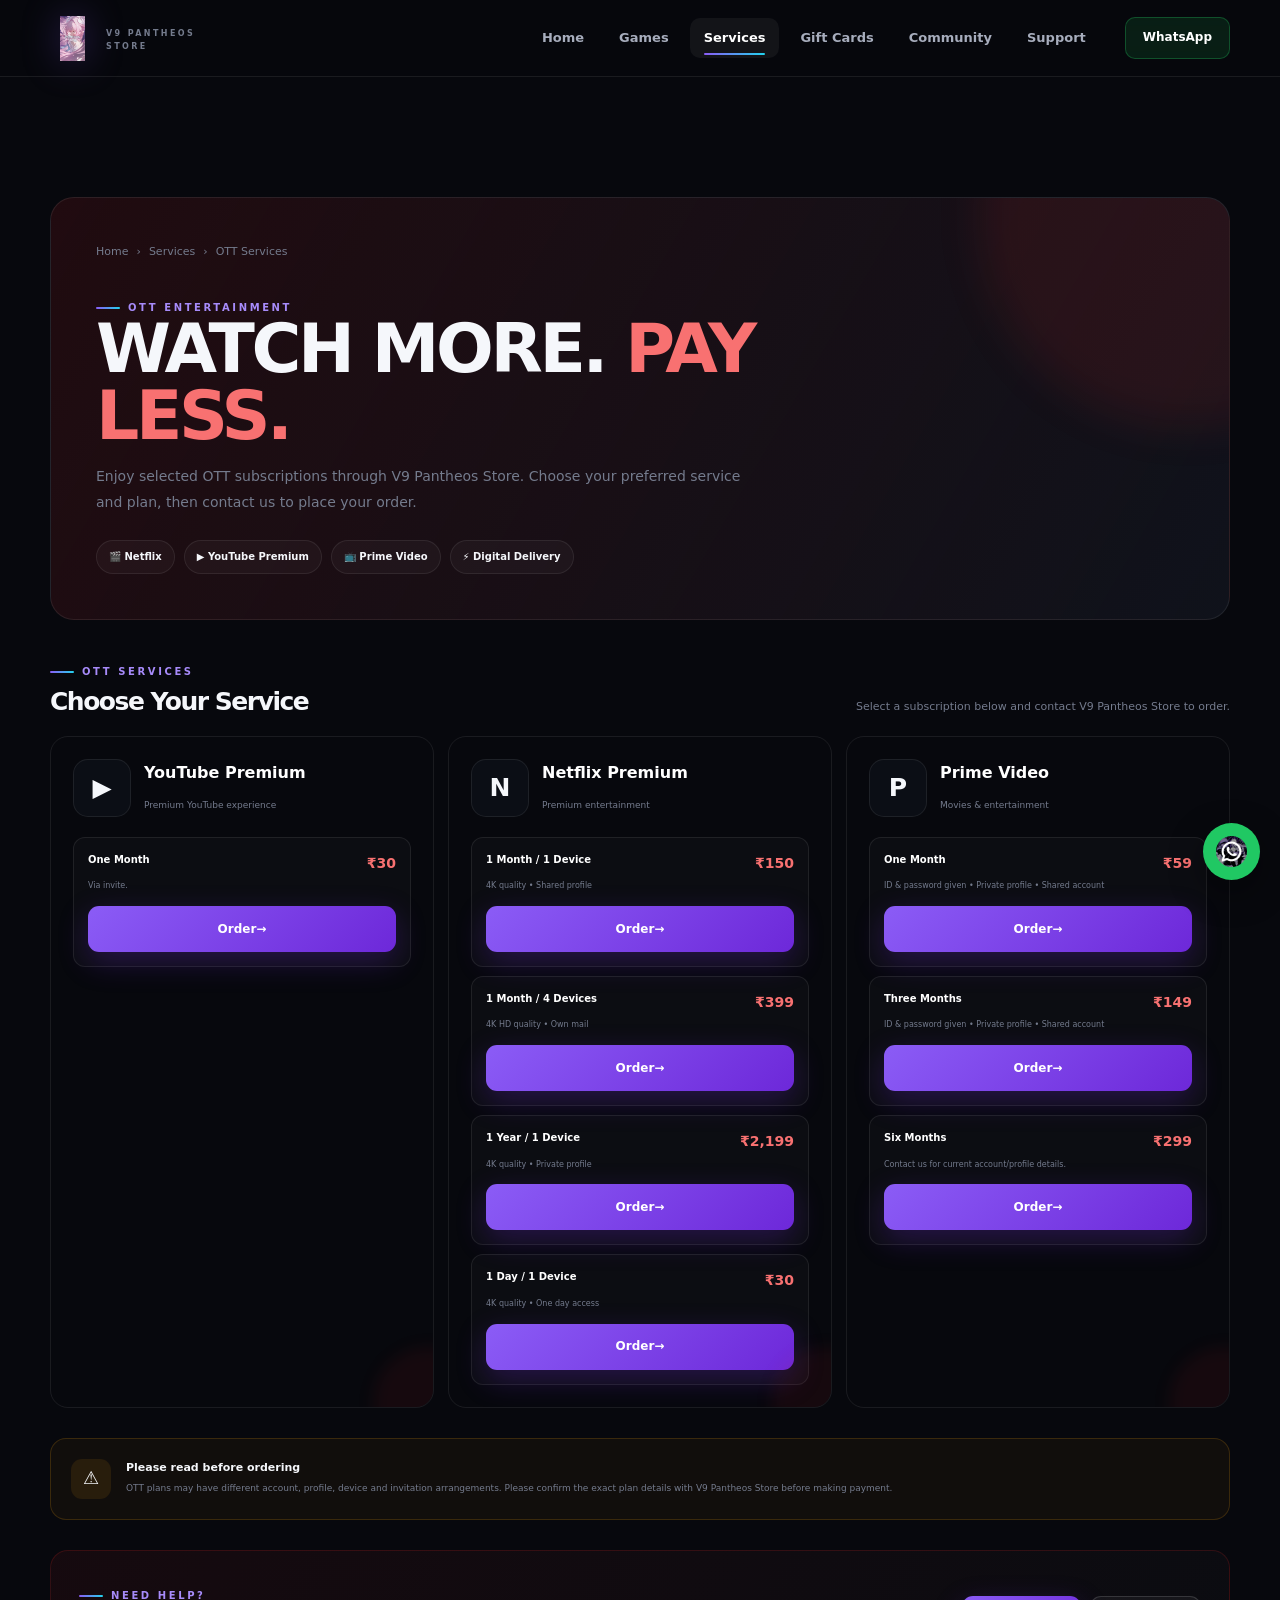
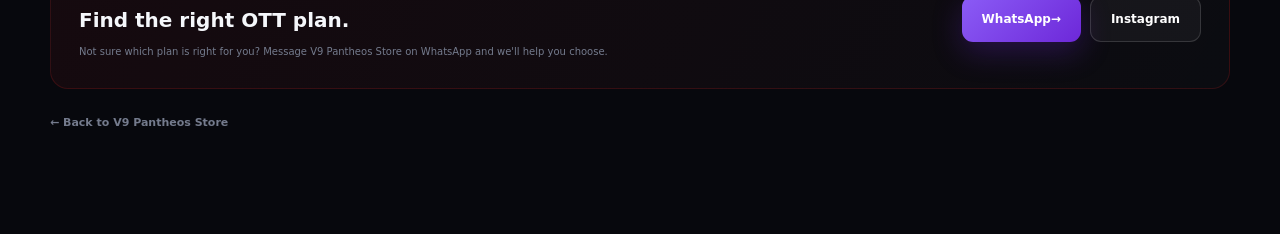
<file: ott.html>
<!DOCTYPE html>
<html lang="en">
<head>
    <meta charset="UTF-8">
    <meta name="viewport" content="width=device-width, initial-scale=1.0">
    <meta name="theme-color" content="#07080d">

    <meta name="description"
        content="V9 Pantheos Store - OTT subscriptions including Netflix Premium, Prime Video and YouTube Premium.">

    <title>OTT Services | V9 Pantheos Store</title>

    <link rel="stylesheet" href="css/style.css">

    <style>

        /* =====================================================
           V9 OTT PAGE
        ===================================================== */

        .ott-page {
            min-height: 100vh;
            padding-top: 120px;
            padding-bottom: 100px;
        }


        /* =====================================================
           HERO
        ===================================================== */

        .ott-hero {
            position: relative;
            overflow: hidden;

            padding: 45px;
            margin-bottom: 35px;

            border: 1px solid var(--border);
            border-radius: 24px;

            background:
                linear-gradient(
                    120deg,
                    rgba(220,38,38,0.12),
                    rgba(16,19,28,0.96)
                );
        }


        .ott-hero::before {
            content: "";

            position: absolute;

            width: 420px;
            height: 420px;

            right: -170px;
            top: -190px;

            border-radius: 50%;

            background:
                rgba(220,38,38,0.10);

            filter: blur(20px);
        }


        .breadcrumb {
            position: relative;
            z-index: 2;

            display: flex;
            align-items: center;

            flex-wrap: wrap;

            gap: 8px;

            margin-bottom: 30px;

            color: var(--text-muted);

            font-size: 11px;
        }


        .breadcrumb a {
            color: var(--text-soft);
        }


        .breadcrumb a:hover {
            color: #f87171;
        }


        .ott-hero-content {
            position: relative;
            z-index: 2;
        }


        .ott-hero-content h1 {
            max-width: 850px;

            margin-bottom: 15px;

            font-size:
                clamp(
                    38px,
                    6vw,
                    68px
                );

            line-height: 0.98;

            letter-spacing:
                -0.05em;
        }


        .ott-hero-content h1 span {
            color: #f87171;
        }


        .ott-hero-content p {
            max-width: 650px;

            color:
                var(--text-muted);

            font-size: 14px;

            line-height: 1.8;
        }


        .ott-badges {
            display: flex;

            flex-wrap: wrap;

            gap: 9px;

            margin-top: 25px;
        }


        .ott-badge {
            padding: 8px 12px;

            border:
                1px solid
                var(--border);

            border-radius: 999px;

            background:
                rgba(255,255,255,0.03);

            color:
                var(--text-soft);

            font-size: 10px;

            font-weight: 800;
        }


        /* =====================================================
           SECTION HEADER
        ===================================================== */

        .section-heading {
            display: flex;

            align-items: flex-end;

            justify-content: space-between;

            gap: 20px;

            margin-bottom: 20px;
        }


        .section-heading h2 {
            font-size: 25px;
        }


        .section-heading p {
            max-width: 500px;

            color:
                var(--text-muted);

            font-size: 11px;

            line-height: 1.6;

            text-align: right;
        }


        /* =====================================================
           OTT GRID
        ===================================================== */

        .ott-grid {
            display: grid;

            grid-template-columns:
                repeat(3, 1fr);

            gap: 14px;
        }


        .ott-card {
            position: relative;

            overflow: hidden;

            padding: 22px;

            border:
                1px solid var(--border);

            border-radius: 18px;

            background:
                var(--card);

            transition:
                transform var(--transition),
                border var(--transition),
                background var(--transition);
        }


        .ott-card:hover {
            transform:
                translateY(-5px);

            border-color:
                rgba(220,38,38,0.35);

            background:
                rgba(255,255,255,0.045);
        }


        .ott-card::after {
            content: "";

            position: absolute;

            width: 110px;
            height: 110px;

            right: -50px;
            bottom: -50px;

            border-radius: 50%;

            background:
                rgba(220,38,38,0.07);

            filter: blur(8px);

            pointer-events: none;
        }


        /* =====================================================
           SERVICE HEADER
        ===================================================== */

        .ott-service-header {
            display: flex;

            align-items: center;

            gap: 13px;

            margin-bottom: 20px;
        }


        .ott-logo {
            width: 58px;
            height: 58px;

            display: grid;

            place-items: center;

            flex-shrink: 0;

            overflow: hidden;

            border:
                1px solid var(--border);

            border-radius: 15px;

            background:
                #0b0e15;

            font-size: 25px;

            font-weight: 900;
        }


        .ott-logo img {
            width: 100%;
            height: 100%;

            object-fit: cover;
        }


        .ott-service-header h3 {
            margin-bottom: 4px;

            color: white;

            font-size: 16px;
        }


        .ott-service-header span {
            color:
                var(--text-muted);

            font-size: 9px;
        }


        /* =====================================================
           PLANS
        ===================================================== */

        .ott-plans {
            display: flex;

            flex-direction: column;

            gap: 9px;
        }


        .ott-plan {
            padding: 14px;

            border:
                1px solid var(--border);

            border-radius: 12px;

            background:
                rgba(255,255,255,0.025);
        }


        .ott-plan-top {
            display: flex;

            align-items: flex-start;

            justify-content: space-between;

            gap: 15px;
        }


        .ott-plan-name {
            color: white;

            font-size: 10px;

            font-weight: 900;

            line-height: 1.5;
        }


        .ott-plan-price {
            color:
                #f87171;

            white-space: nowrap;

            font-size: 14px;

            font-weight: 900;
        }


        .ott-plan-description {
            margin-top: 6px;

            color:
                var(--text-muted);

            font-size: 8px;

            line-height: 1.6;
        }


        .ott-order {
            width: 100%;

            margin-top: 13px;
        }


        /* =====================================================
           NOTICE
        ===================================================== */

        .ott-notice {
            display: grid;

            grid-template-columns:
                auto 1fr;

            gap: 15px;

            align-items: start;

            margin-top: 30px;

            padding: 20px;

            border:
                1px solid
                rgba(245,158,11,0.18);

            border-radius: 16px;

            background:
                rgba(245,158,11,0.045);
        }


        .notice-icon {
            width: 40px;
            height: 40px;

            display: grid;

            place-items: center;

            border-radius: 11px;

            background:
                rgba(245,158,11,0.10);

            font-size: 18px;
        }


        .ott-notice h3 {
            margin-bottom: 5px;

            font-size: 11px;
        }


        .ott-notice p {
            color:
                var(--text-muted);

            font-size: 9px;

            line-height: 1.7;
        }


        /* =====================================================
           CONTACT PANEL
        ===================================================== */

        .contact-panel {
            display: grid;

            grid-template-columns:
                1fr auto;

            align-items: center;

            gap: 30px;

            margin-top: 30px;

            padding: 28px;

            border:
                1px solid
                rgba(220,38,38,0.18);

            border-radius: 18px;

            background:
                linear-gradient(
                    120deg,
                    rgba(220,38,38,0.07),
                    rgba(255,255,255,0.02)
                );
        }


        .contact-panel h2 {
            margin-bottom: 7px;

            font-size: 20px;
        }


        .contact-panel p {
            max-width: 600px;

            color:
                var(--text-muted);

            font-size: 10px;

            line-height: 1.7;
        }


        .contact-actions {
            display: flex;

            flex-wrap: wrap;

            gap: 9px;
        }


        .back-store {
            display: inline-flex;

            align-items: center;

            gap: 8px;

            margin-top: 25px;

            color:
                var(--text-muted);

            font-size: 11px;

            font-weight: 700;
        }


        .back-store:hover {
            color: white;
        }


        /* =====================================================
           RESPONSIVE
        ===================================================== */

        @media (max-width: 1000px) {

            .ott-grid {
                grid-template-columns:
                    repeat(2, 1fr);
            }
        }


        @media (max-width: 750px) {

            .contact-panel {
                grid-template-columns:
                    1fr;
            }
        }


        @media (max-width: 600px) {

            .ott-page {
                padding-top: 95px;
            }


            .ott-hero {
                padding:
                    28px 20px;
            }


            .ott-grid {
                grid-template-columns:
                    1fr;
            }


            .section-heading {
                align-items:
                    flex-start;

                flex-direction:
                    column;
            }


            .section-heading p {
                text-align:
                    left;
            }


            .contact-panel {
                padding:
                    22px 18px;
            }


            .contact-actions {
                width: 100%;
            }


            .contact-actions .btn {
                flex: 1;
            }

        }

    </style>
</head>


<body>


<!-- =====================================================
     PAGE LOADER
===================================================== -->

<div id="page-loader">

    <div class="loader-logo">

        <img
            src="assets/pantheos-logo.PNG"
            alt="V9 Pantheos Store"
        >

    </div>

    <div class="loader-line"></div>

</div>



<!-- =====================================================
     NAVIGATION
===================================================== -->

<header
    class="site-header"
    id="siteHeader"
>

    <div class="container nav-container">


        <a
            href="index.html"
            class="brand"
        >

            <img
                src="assets/pantheos-logo.PNG"
                alt="V9 Pantheos Store"
                class="brand-logo"
            >


            <div class="brand-text">

                <span class="brand-name">
                    V9 PANTHEOS
                </span>

                <span class="brand-subtitle">
                    STORE
                </span>
            </div>

        </a>



        <nav class="desktop-nav">

            <a
                href="index.html#home"
                class="nav-link"
            >
                Home
            </a>


            <a
                href="index.html#games"
                class="nav-link"
            >
                Games
            </a>


            <a
                href="index.html#services"
                class="nav-link active"
            >
                Services
            </a>


            <a
                href="index.html#giftcards"
                class="nav-link"
            >
                Gift Cards
            </a>


            <a
                href="index.html#community"
                class="nav-link"
            >
                Community
            </a>


            <a
                href="index.html#support"
                class="nav-link"
            >
                Support
            </a>

        </nav>



        <div class="nav-actions">


            <a
                href="https://wa.me/919310651934"
                class="nav-whatsapp"
                target="_blank"
                rel="noopener"
            >
                WhatsApp
            </a>


            <button
                class="menu-toggle"
                id="menuToggle"
                aria-label="Open menu"
            >

                <span></span>
                <span></span>
                <span></span>

            </button>

        </div>

    </div>



    <div
        class="mobile-nav"
        id="mobileNav"
    >

        <a href="index.html">
            Home
        </a>


        <a href="index.html#games">
            Games
        </a>


        <a href="index.html#services">
            Services
        </a>


        <a href="index.html#giftcards">
            Gift Cards
        </a>


        <a href="index.html#community">
            Community
        </a>


        <a href="index.html#support">
            Support
        </a>


        <a
            href="https://wa.me/919310651934"
            target="_blank"
            rel="noopener"
            class="mobile-whatsapp"
        >
            Chat on WhatsApp
        </a>

    </div>

</header>



<!-- =====================================================
     MAIN
===================================================== -->

<main class="ott-page">

    <div class="container">


        <!-- =================================================
             HERO
        ================================================= -->

        <section class="ott-hero">


            <div class="breadcrumb">

                <a href="index.html">
                    Home
                </a>

                <span>
                    ›
                </span>

                <a href="index.html#services">
                    Services
                </a>

                <span>
                    ›
                </span>

                <span>
                    OTT Services
                </span>

            </div>



            <div class="ott-hero-content">

                <span class="eyebrow">
                    OTT ENTERTAINMENT
                </span>


                <h1>

                    WATCH MORE.
                    <span>
                        PAY LESS.
                    </span>

                </h1>


                <p>

                    Enjoy selected OTT subscriptions
                    through V9 Pantheos Store. Choose
                    your preferred service and plan,
                    then contact us to place your order.

                </p>



                <div class="ott-badges">

                    <span class="ott-badge">
                        🎬 Netflix
                    </span>

                    <span class="ott-badge">
                        ▶️ YouTube Premium
                    </span>

                    <span class="ott-badge">
                        📺 Prime Video
                    </span>

                    <span class="ott-badge">
                        ⚡ Digital Delivery
                    </span>

                </div>

            </div>

        </section>



        <!-- =================================================
             SERVICES
        ================================================= -->

        <div class="section-heading">

            <div>

                <span class="eyebrow">
                    OTT SERVICES
                </span>

                <h2>
                    Choose Your Service
                </h2>

            </div>


            <p>

                Select a subscription below and
                contact V9 Pantheos Store to order.

            </p>

        </div>



        <section class="ott-grid">


            <!-- =================================================
                 YOUTUBE PREMIUM
            ================================================= -->

            <article class="ott-card">


                <div class="ott-service-header">

                    <div class="ott-logo">
                        ▶️
                    </div>


                    <div>

                        <h3>
                            YouTube Premium
                        </h3>

                        <span>
                            Premium YouTube experience
                        </span>

                    </div>

                </div>



                <div class="ott-plans">


                    <div class="ott-plan">

                        <div class="ott-plan-top">

                            <span class="ott-plan-name">
                                One Month
                            </span>

                            <span class="ott-plan-price">
                                ₹30
                            </span>

                        </div>


                        <p class="ott-plan-description">
                            Via invite.
                        </p>


                        <a
                            href="https://wa.me/919310651934?text=Hello%20V9%20Pantheos%20Store%2C%20I%20want%20YouTube%20Premium%20for%20one%20month%20via%20invite."
                            class="btn btn-primary ott-order"
                            target="_blank"
                            rel="noopener"
                        >
                            Order
                            <span>→</span>
                        </a>

                    </div>

                </div>

            </article>



            <!-- =================================================
                 NETFLIX
            ================================================= -->

            <article class="ott-card">


                <div class="ott-service-header">

                    <div class="ott-logo">
                        N
                    </div>


                    <div>

                        <h3>
                            Netflix Premium
                        </h3>

                        <span>
                            Premium entertainment
                        </span>

                    </div>

                </div>



                <div class="ott-plans">


                    <!-- NETFLIX 1 -->

                    <div class="ott-plan">

                        <div class="ott-plan-top">

                            <span class="ott-plan-name">
                                1 Month / 1 Device
                            </span>

                            <span class="ott-plan-price">
                                ₹150
                            </span>

                        </div>


                        <p class="ott-plan-description">

                            4K quality • Shared profile

                        </p>


                        <a
                            href="https://wa.me/919310651934?text=Hello%20V9%20Pantheos%20Store%2C%20I%20want%20Netflix%20Premium%20-%201%20Month%20-%201%20Device%20-%20Shared%20Profile."
                            class="btn btn-primary ott-order"
                            target="_blank"
                            rel="noopener"
                        >
                            Order
                            <span>→</span>
                        </a>

                    </div>



                    <!-- NETFLIX 2 -->

                    <div class="ott-plan">

                        <div class="ott-plan-top">

                            <span class="ott-plan-name">
                                1 Month / 4 Devices
                            </span>

                            <span class="ott-plan-price">
                                ₹399
                            </span>

                        </div>


                        <p class="ott-plan-description">

                            4K HD quality • Own mail

                        </p>


                        <a
                            href="https://wa.me/919310651934?text=Hello%20V9%20Pantheos%20Store%2C%20I%20want%20Netflix%20Premium%20-%201%20Month%20-%204%20Devices%20-%20My%20Own%20Mail."
                            class="btn btn-primary ott-order"
                            target="_blank"
                            rel="noopener"
                        >
                            Order
                            <span>→</span>
                        </a>

                    </div>



                    <!-- NETFLIX 3 -->

                    <div class="ott-plan">

                        <div class="ott-plan-top">

                            <span class="ott-plan-name">
                                1 Year / 1 Device
                            </span>

                            <span class="ott-plan-price">
                                ₹2,199
                            </span>

                        </div>


                        <p class="ott-plan-description">

                            4K quality • Private profile

                        </p>


                        <a
                            href="https://wa.me/919310651934?text=Hello%20V9%20Pantheos%20Store%2C%20I%20want%20Netflix%20Premium%20-%201%20Year%20-%201%20Device%20-%20Private%20Profile."
                            class="btn btn-primary ott-order"
                            target="_blank"
                            rel="noopener"
                        >
                            Order
                            <span>→</span>
                        </a>

                    </div>



                    <!-- NETFLIX 4 -->

                    <div class="ott-plan">

                        <div class="ott-plan-top">

                            <span class="ott-plan-name">
                                1 Day / 1 Device
                            </span>

                            <span class="ott-plan-price">
                                ₹30
                            </span>

                        </div>


                        <p class="ott-plan-description">

                            4K quality • One day access

                        </p>


                        <a
                            href="https://wa.me/919310651934?text=Hello%20V9%20Pantheos%20Store%2C%20I%20want%20Netflix%20Premium%20for%20one%20day."
                            class="btn btn-primary ott-order"
                            target="_blank"
                            rel="noopener"
                        >
                            Order
                            <span>→</span>
                        </a>

                    </div>

                </div>

            </article>



            <!-- =================================================
                 PRIME VIDEO
            ================================================= -->

            <article class="ott-card">


                <div class="ott-service-header">

                    <div class="ott-logo">
                        P
                    </div>


                    <div>

                        <h3>
                            Prime Video
                        </h3>

                        <span>
                            Movies & entertainment
                        </span>

                    </div>

                </div>



                <div class="ott-plans">


                    <!-- PRIME 1 -->

                    <div class="ott-plan">

                        <div class="ott-plan-top">

                            <span class="ott-plan-name">
                                One Month
                            </span>

                            <span class="ott-plan-price">
                                ₹59
                            </span>

                        </div>


                        <p class="ott-plan-description">

                            ID & password given • Private
                            profile • Shared account

                        </p>


                        <a
                            href="https://wa.me/919310651934?text=Hello%20V9%20Pantheos%20Store%2C%20I%20want%20Prime%20Video%20for%20one%20month."
                            class="btn btn-primary ott-order"
                            target="_blank"
                            rel="noopener"
                        >
                            Order
                            <span>→</span>
                        </a>

                    </div>



                    <!-- PRIME 2 -->

                    <div class="ott-plan">

                        <div class="ott-plan-top">

                            <span class="ott-plan-name">
                                Three Months
                            </span>

                            <span class="ott-plan-price">
                                ₹149
                            </span>

                        </div>


                        <p class="ott-plan-description">

                            ID & password given • Private
                            profile • Shared account

                        </p>


                        <a
                            href="https://wa.me/919310651934?text=Hello%20V9%20Pantheos%20Store%2C%20I%20want%20Prime%20Video%20for%20three%20months."
                            class="btn btn-primary ott-order"
                            target="_blank"
                            rel="noopener"
                        >
                            Order
                            <span>→</span>
                        </a>

                    </div>



                    <!-- PRIME 3 -->

                    <div class="ott-plan">

                        <div class="ott-plan-top">

                            <span class="ott-plan-name">
                                Six Months
                            </span>

                            <span class="ott-plan-price">
                                ₹299
                            </span>

                        </div>


                        <p class="ott-plan-description">

                            Contact us for current
                            account/profile details.

                        </p>


                        <a
                            href="https://wa.me/919310651934?text=Hello%20V9%20Pantheos%20Store%2C%20I%20want%20Prime%20Video%20for%20six%20months."
                            class="btn btn-primary ott-order"
                            target="_blank"
                            rel="noopener"
                        >
                            Order
                            <span>→</span>
                        </a>

                    </div>

                </div>

            </article>

        </section>



        <!-- =================================================
             NOTICE
        ================================================= -->

        <section class="ott-notice">

            <div class="notice-icon">
                ⚠️
            </div>


            <div>

                <h3>
                    Please read before ordering
                </h3>


                <p>

                    OTT plans may have different account,
                    profile, device and invitation
                    arrangements. Please confirm the
                    exact plan details with V9 Pantheos
                    Store before making payment.

                </p>

            </div>

        </section>



        <!-- =================================================
             CONTACT
        ================================================= -->

        <section class="contact-panel">


            <div>

                <span class="eyebrow">
                    NEED HELP?
                </span>


                <h2>
                    Find the right OTT plan.
                </h2>


                <p>

                    Not sure which plan is right for
                    you? Message V9 Pantheos Store on
                    WhatsApp and we'll help you choose.

                </p>

            </div>



            <div class="contact-actions">


                <a
                    href="https://wa.me/919310651934"
                    class="btn btn-primary"
                    target="_blank"
                    rel="noopener"
                >

                    WhatsApp

                    <span>
                        →
                    </span>

                </a>


                <a
                    href="https://www.instagram.com/pantheosglobalstore?igsh=YnpyczFmYTJsbnhh&utm_source=qr"
                    class="btn btn-secondary"
                    target="_blank"
                    rel="noopener"
                >
                    Instagram
                </a>

            </div>

        </section>



        <a
            href="index.html"
            class="back-store"
        >

            ← Back to V9 Pantheos Store

        </a>

    </div>

</main>



<!-- =====================================================
     FLOATING WHATSAPP
===================================================== -->

<a
    href="https://wa.me/919310651934"
    class="floating-whatsapp"
    target="_blank"
    rel="noopener"
    aria-label="Chat with V9 Pantheos Store on WhatsApp"
>

    <img
        src="assets/whatsapp-icon.jpg"
        alt="WhatsApp"
    >

    <span class="whatsapp-tooltip">
        Chat with us
    </span>

</a>



<button
    class="back-to-top"
    id="backToTop"
    aria-label="Back to top"
>
    ↑
</button>



<script src="js/app.js"></script>

</body>
</html>
</file>
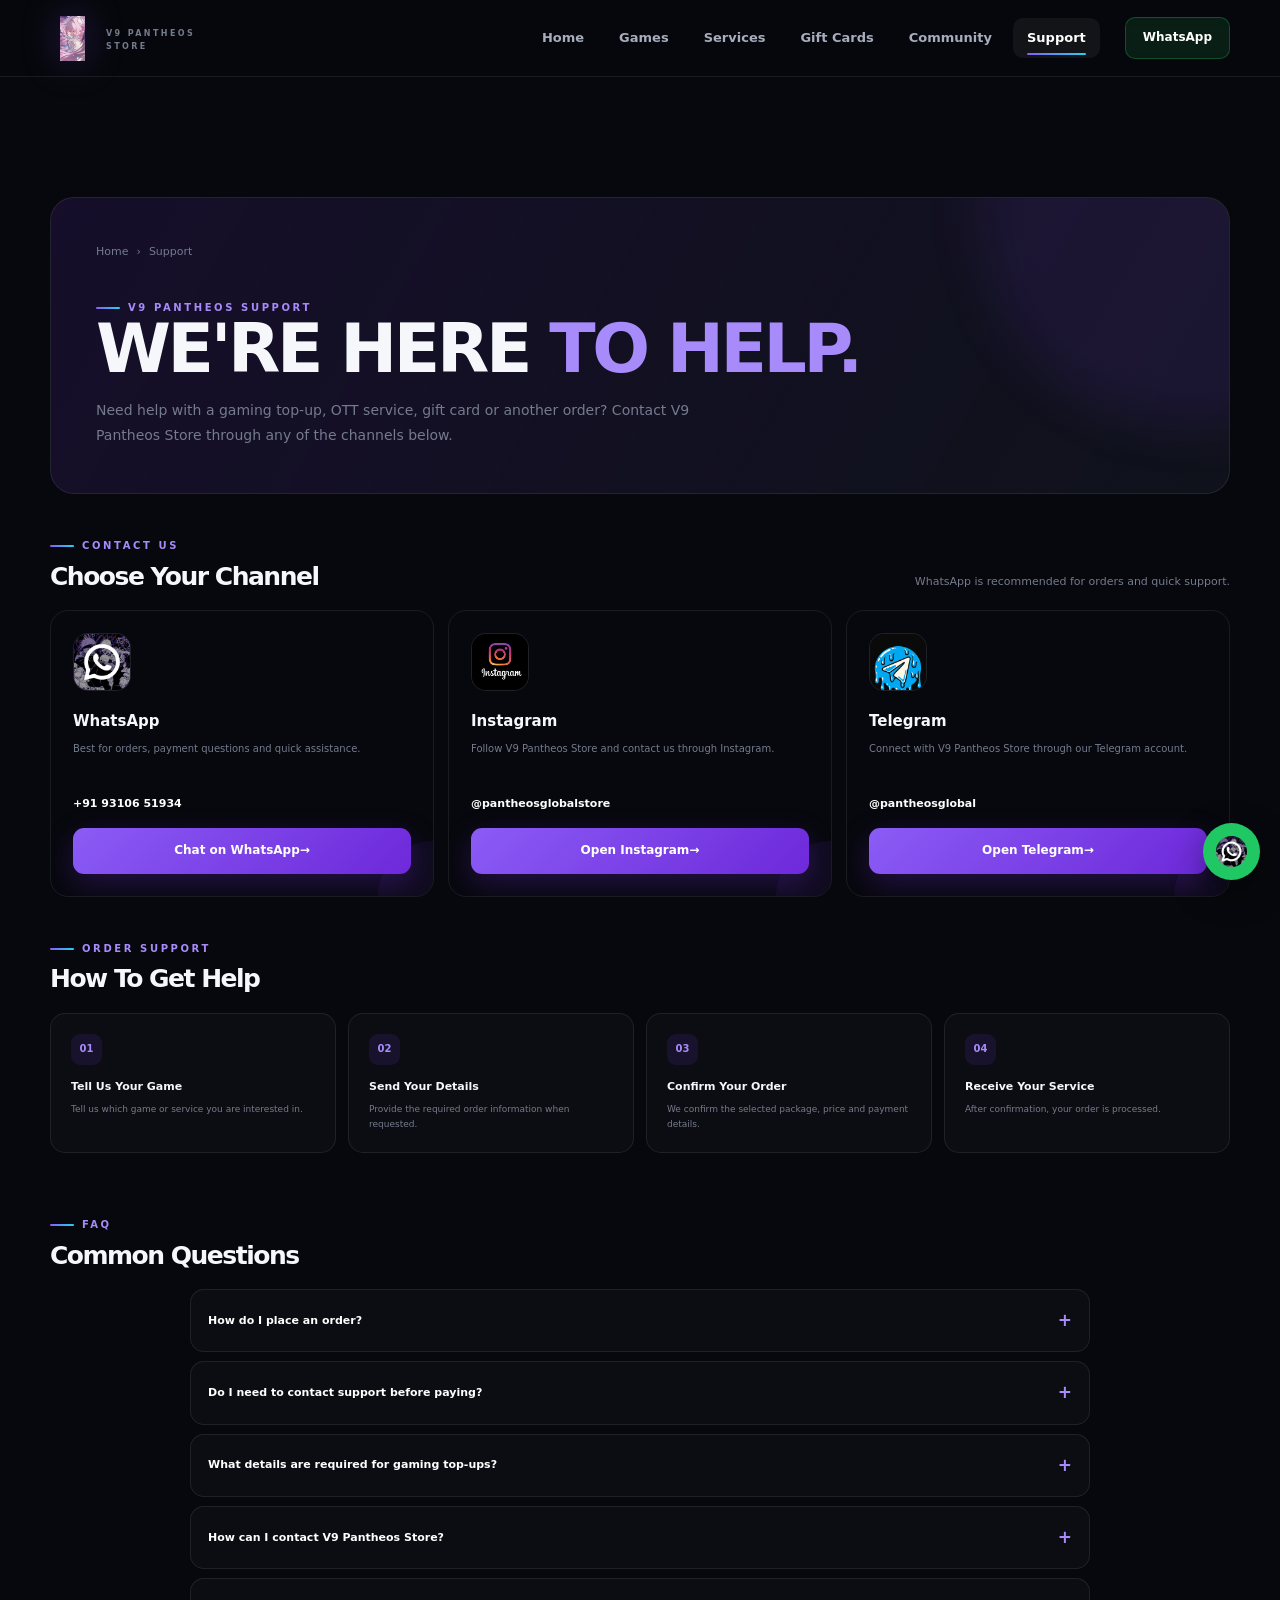
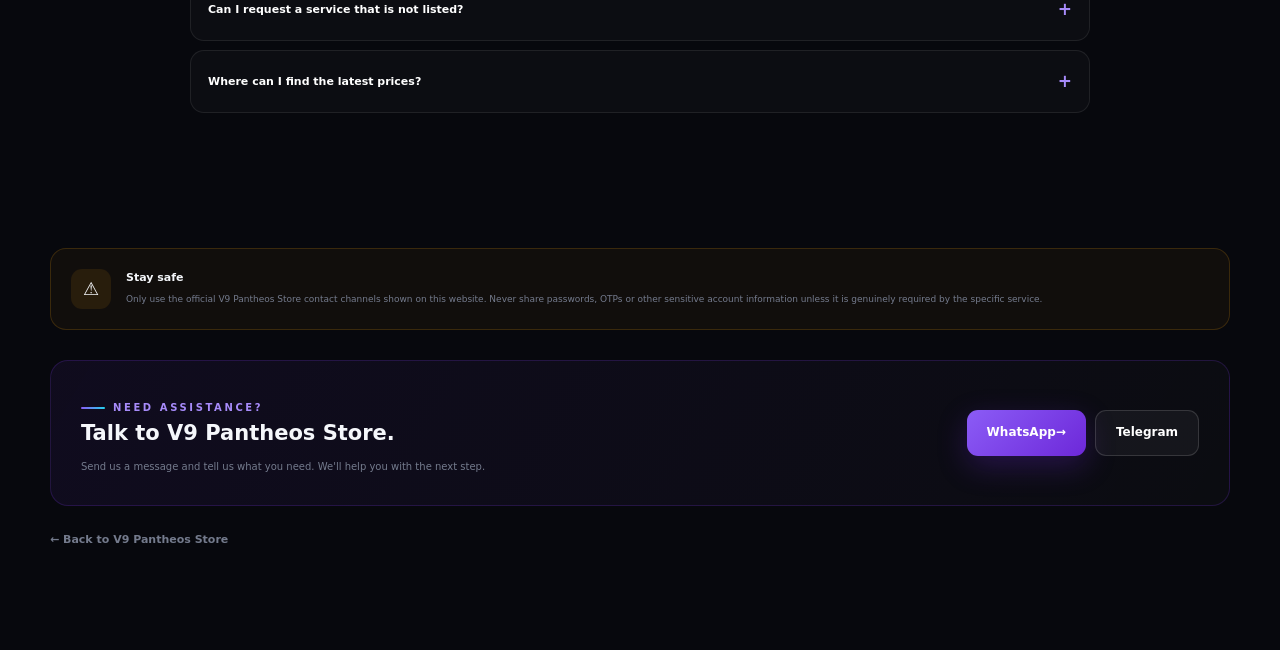
<file: support.html>
<!DOCTYPE html>
<html lang="en">
<head>
    <meta charset="UTF-8">
    <meta name="viewport" content="width=device-width, initial-scale=1.0">
    <meta name="theme-color" content="#07080d">

    <meta name="description"
        content="Contact V9 Pantheos Store for gaming top-ups, OTT services, gift cards and social media services.">

    <title>Support | V9 Pantheos Store</title>

    <link rel="stylesheet" href="css/style.css">

    <style>

        /* =====================================================
           V9 SUPPORT PAGE
        ===================================================== */

        .support-page {
            min-height: 100vh;
            padding-top: 120px;
            padding-bottom: 100px;
        }


        /* =====================================================
           HERO
        ===================================================== */

        .support-hero {
            position: relative;
            overflow: hidden;

            padding: 45px;
            margin-bottom: 35px;

            border: 1px solid var(--border);
            border-radius: 24px;

            background:
                linear-gradient(
                    120deg,
                    rgba(124,58,237,0.13),
                    rgba(16,19,28,0.96)
                );
        }


        .support-hero::before {
            content: "";

            position: absolute;

            width: 430px;
            height: 430px;

            right: -180px;
            top: -200px;

            border-radius: 50%;

            background:
                rgba(124,58,237,0.10);

            filter: blur(25px);
        }


        .breadcrumb {
            position: relative;
            z-index: 2;

            display: flex;
            align-items: center;

            flex-wrap: wrap;

            gap: 8px;

            margin-bottom: 30px;

            color: var(--text-muted);

            font-size: 11px;
        }


        .breadcrumb a {
            color: var(--text-soft);
        }


        .breadcrumb a:hover {
            color: #a78bfa;
        }


        .support-hero-content {
            position: relative;
            z-index: 2;
        }


        .support-hero-content h1 {
            max-width: 850px;

            margin-bottom: 15px;

            font-size:
                clamp(
                    38px,
                    6vw,
                    68px
                );

            line-height: 0.98;

            letter-spacing:
                -0.05em;
        }


        .support-hero-content h1 span {
            color: #a78bfa;
        }


        .support-hero-content p {
            max-width: 650px;

            color: var(--text-muted);

            font-size: 14px;

            line-height: 1.8;
        }


        /* =====================================================
           CONTACT GRID
        ===================================================== */

        .contact-grid {
            display: grid;

            grid-template-columns:
                repeat(3, 1fr);

            gap: 14px;

            margin-bottom: 35px;
        }


        .contact-card {
            position: relative;

            overflow: hidden;

            padding: 22px;

            border:
                1px solid var(--border);

            border-radius: 18px;

            background:
                var(--card);

            transition:
                transform var(--transition),
                border var(--transition),
                background var(--transition);
        }


        .contact-card:hover {
            transform:
                translateY(-5px);

            border-color:
                rgba(124,58,237,0.40);

            background:
                rgba(255,255,255,0.045);
        }


        .contact-card::after {
            content: "";

            position: absolute;

            width: 110px;
            height: 110px;

            right: -55px;
            bottom: -55px;

            border-radius: 50%;

            background:
                rgba(124,58,237,0.07);

            pointer-events: none;
        }


        .contact-icon {
            width: 58px;
            height: 58px;

            display: grid;

            place-items: center;

            margin-bottom: 18px;

            overflow: hidden;

            border:
                1px solid var(--border);

            border-radius: 15px;

            background:
                #0b0e15;

            font-size: 25px;
        }


        .contact-icon img {
            width: 100%;
            height: 100%;

            object-fit: cover;
        }


        .contact-card h3 {
            margin-bottom: 7px;

            font-size: 15px;
        }


        .contact-card p {
            min-height: 38px;

            margin-bottom: 17px;

            color:
                var(--text-muted);

            font-size: 10px;

            line-height: 1.7;
        }


        .contact-value {
            display: block;

            margin-bottom: 15px;

            color:
                white;

            font-size: 11px;

            font-weight: 800;
        }


        .contact-btn {
            width: 100%;
        }


        /* =====================================================
           SUPPORT PROCESS
        ===================================================== */

        .section-heading {
            display: flex;

            align-items: flex-end;

            justify-content: space-between;

            gap: 20px;

            margin-bottom: 20px;
        }


        .section-heading h2 {
            font-size: 25px;
        }


        .section-heading p {
            max-width: 500px;

            color:
                var(--text-muted);

            font-size: 11px;

            line-height: 1.6;

            text-align: right;
        }


        .support-process {
            display: grid;

            grid-template-columns:
                repeat(4, 1fr);

            gap: 12px;

            margin-bottom: 35px;
        }


        .process-card {
            padding: 20px;

            border:
                1px solid var(--border);

            border-radius: 15px;

            background:
                rgba(255,255,255,0.025);
        }


        .process-number {
            display: inline-grid;

            place-items: center;

            width: 31px;
            height: 31px;

            margin-bottom: 13px;

            border-radius: 9px;

            background:
                rgba(124,58,237,0.12);

            color:
                #a78bfa;

            font-size: 10px;

            font-weight: 900;
        }


        .process-card h3 {
            margin-bottom: 6px;

            font-size: 11px;
        }


        .process-card p {
            color:
                var(--text-muted);

            font-size: 9px;

            line-height: 1.7;
        }


        /* =====================================================
           FAQ
        ===================================================== */

        .faq-section {
            margin-bottom: 35px;
        }


        .faq-list {
            display: flex;

            flex-direction: column;

            gap: 9px;
        }


        .faq-item {
            overflow: hidden;

            border:
                1px solid var(--border);

            border-radius: 14px;

            background:
                rgba(255,255,255,0.025);
        }


        .faq-question {
            width: 100%;

            display: flex;

            align-items: center;

            justify-content: space-between;

            gap: 15px;

            padding: 17px;

            border: 0;

            background:
                transparent;

            color:
                white;

            text-align: left;

            cursor: pointer;

            font-family: inherit;

            font-size: 11px;

            font-weight: 800;
        }


        .faq-question span:last-child {
            color:
                #a78bfa;

            font-size: 17px;

            transition:
                transform 0.25s ease;
        }


        .faq-answer {
            display: none;

            padding:
                0 17px 17px;

            color:
                var(--text-muted);

            font-size: 9px;

            line-height: 1.8;
        }


        .faq-item.open
        .faq-answer {
            display: block;
        }


        .faq-item.open
        .faq-question span:last-child {
            transform:
                rotate(45deg);
        }


        /* =====================================================
           NOTICE
        ===================================================== */

        .support-notice {
            display: grid;

            grid-template-columns:
                auto 1fr;

            gap: 15px;

            align-items: start;

            margin-bottom: 30px;

            padding: 20px;

            border:
                1px solid
                rgba(245,158,11,0.18);

            border-radius: 16px;

            background:
                rgba(245,158,11,0.045);
        }


        .notice-icon {
            width: 40px;
            height: 40px;

            display: grid;

            place-items: center;

            border-radius: 11px;

            background:
                rgba(245,158,11,0.10);

            font-size: 18px;
        }


        .support-notice h3 {
            margin-bottom: 5px;

            font-size: 11px;
        }


        .support-notice p {
            color:
                var(--text-muted);

            font-size: 9px;

            line-height: 1.7;
        }


        /* =====================================================
           FINAL CTA
        ===================================================== */

        .support-cta {
            display: grid;

            grid-template-columns:
                1fr auto;

            align-items: center;

            gap: 30px;

            padding: 30px;

            border:
                1px solid
                rgba(124,58,237,0.20);

            border-radius: 18px;

            background:
                linear-gradient(
                    120deg,
                    rgba(124,58,237,0.08),
                    rgba(255,255,255,0.02)
                );
        }


        .support-cta h2 {
            margin-bottom: 7px;

            font-size: 21px;
        }


        .support-cta p {
            max-width: 620px;

            color:
                var(--text-muted);

            font-size: 10px;

            line-height: 1.7;
        }


        .cta-actions {
            display: flex;

            flex-wrap: wrap;

            gap: 9px;
        }


        .back-store {
            display: inline-flex;

            align-items: center;

            gap: 8px;

            margin-top: 25px;

            color:
                var(--text-muted);

            font-size: 11px;

            font-weight: 700;
        }


        .back-store:hover {
            color: white;
        }


        /* =====================================================
           RESPONSIVE
        ===================================================== */

        @media (max-width: 1000px) {

            .contact-grid {
                grid-template-columns:
                    repeat(2, 1fr);
            }


            .support-process {
                grid-template-columns:
                    repeat(2, 1fr);
            }

        }


        @media (max-width: 750px) {

            .support-cta {
                grid-template-columns:
                    1fr;
            }

        }


        @media (max-width: 600px) {

            .support-page {
                padding-top: 95px;
            }


            .support-hero {
                padding:
                    28px 20px;
            }


            .contact-grid {
                grid-template-columns:
                    1fr;
            }


            .support-process {
                grid-template-columns:
                    1fr;
            }


            .section-heading {
                align-items:
                    flex-start;

                flex-direction:
                    column;
            }


            .section-heading p {
                text-align:
                    left;
            }


            .support-cta {
                padding:
                    22px 18px;
            }


            .cta-actions {
                width: 100%;
            }


            .cta-actions .btn {
                flex: 1;
            }

        }

    </style>
</head>


<body>


<!-- =====================================================
     PAGE LOADER
===================================================== -->

<div id="page-loader">

    <div class="loader-logo">

        <img
            src="assets/pantheos-logo.PNG"
            alt="V9 Pantheos Store"
        >

    </div>

    <div class="loader-line"></div>

</div>



<!-- =====================================================
     NAVIGATION
===================================================== -->

<header
    class="site-header"
    id="siteHeader"
>

    <div class="container nav-container">


        <a
            href="index.html"
            class="brand"
        >

            <img
                src="assets/pantheos-logo.PNG"
                alt="V9 Pantheos Store"
                class="brand-logo"
            >


            <div class="brand-text">

                <span class="brand-name">
                    V9 PANTHEOS
                </span>

                <span class="brand-subtitle">
                    STORE
                </span>

            </div>

        </a>



        <nav class="desktop-nav">

            <a
                href="index.html#home"
                class="nav-link"
            >
                Home
            </a>


            <a
                href="index.html#games"
                class="nav-link"
            >
                Games
            </a>


            <a
                href="index.html#services"
                class="nav-link"
            >
                Services
            </a>


            <a
                href="index.html#giftcards"
                class="nav-link"
            >
                Gift Cards
            </a>


            <a
                href="index.html#community"
                class="nav-link"
            >
                Community
            </a>


            <a
                href="support.html"
                class="nav-link active"
            >
                Support
            </a>

        </nav>



        <div class="nav-actions">


            <a
                href="https://wa.me/919310651934"
                class="nav-whatsapp"
                target="_blank"
                rel="noopener"
            >
                WhatsApp
            </a>


            <button
                class="menu-toggle"
                id="menuToggle"
                aria-label="Open menu"
            >

                <span></span>
                <span></span>
                <span></span>

            </button>

        </div>

    </div>



    <div
        class="mobile-nav"
        id="mobileNav"
    >

        <a href="index.html">
            Home
        </a>


        <a href="index.html#games">
            Games
        </a>


        <a href="index.html#services">
            Services
        </a>


        <a href="index.html#giftcards">
            Gift Cards
        </a>


        <a href="index.html#community">
            Community
        </a>


        <a href="support.html">
            Support
        </a>


        <a
            href="https://wa.me/919310651934"
            target="_blank"
            rel="noopener"
            class="mobile-whatsapp"
        >
            Chat on WhatsApp
        </a>

    </div>

</header>



<!-- =====================================================
     MAIN
===================================================== -->

<main class="support-page">

    <div class="container">


        <!-- =================================================
             HERO
        ================================================= -->

        <section class="support-hero">


            <div class="breadcrumb">

                <a href="index.html">
                    Home
                </a>

                <span>
                    ›
                </span>

                <span>
                    Support
                </span>

            </div>



            <div class="support-hero-content">

                <span class="eyebrow">
                    V9 PANTHEOS SUPPORT
                </span>


                <h1>

                    WE'RE HERE
                    <span>
                        TO HELP.
                    </span>

                </h1>


                <p>

                    Need help with a gaming top-up,
                    OTT service, gift card or another
                    order? Contact V9 Pantheos Store
                    through any of the channels below.

                </p>

            </div>

        </section>



        <!-- =================================================
             CONTACT OPTIONS
        ================================================= -->

        <div class="section-heading">

            <div>

                <span class="eyebrow">
                    CONTACT US
                </span>

                <h2>
                    Choose Your Channel
                </h2>

            </div>


            <p>

                WhatsApp is recommended for orders
                and quick support.

            </p>

        </div>



        <section class="contact-grid">


            <!-- WHATSAPP -->

            <article class="contact-card">


                <div class="contact-icon">

                    <img
                        src="assets/whatsapp-icon.jpg"
                        alt="WhatsApp"
                    >

                </div>


                <h3>
                    WhatsApp
                </h3>


                <p>
                    Best for orders, payment questions
                    and quick assistance.
                </p>


                <span class="contact-value">
                    +91 93106 51934
                </span>


                <a
                    href="https://wa.me/919310651934"
                    class="btn btn-primary contact-btn"
                    target="_blank"
                    rel="noopener"
                >
                    Chat on WhatsApp
                    <span>→</span>
                </a>

            </article>



            <!-- INSTAGRAM -->

            <article class="contact-card">


                <div class="contact-icon">

                    <img
                        src="assets/instagram-icon.jpg"
                        alt="Instagram"
                    >

                </div>


                <h3>
                    Instagram
                </h3>


                <p>
                    Follow V9 Pantheos Store and
                    contact us through Instagram.
                </p>


                <span class="contact-value">
                    @pantheosglobalstore
                </span>


                <a
                    href="https://www.instagram.com/pantheosglobalstore?igsh=YnpyczFmYTJsbnhh&utm_source=qr"
                    class="btn btn-primary contact-btn"
                    target="_blank"
                    rel="noopener"
                >
                    Open Instagram
                    <span>→</span>
                </a>

            </article>



            <!-- TELEGRAM -->

            <article class="contact-card">


                <div class="contact-icon">

                    <img
                        src="assets/telegram-icon.jpg"
                        alt="Telegram"
                    >

                </div>


                <h3>
                    Telegram
                </h3>


                <p>
                    Connect with V9 Pantheos Store
                    through our Telegram account.
                </p>


                <span class="contact-value">
                    @pantheosglobal
                </span>


                <a
                    href="https://t.me/pantheosglobal"
                    class="btn btn-primary contact-btn"
                    target="_blank"
                    rel="noopener"
                >
                    Open Telegram
                    <span>→</span>
                </a>

            </article>

        </section>



        <!-- =================================================
             HOW SUPPORT WORKS
        ================================================= -->

        <section>

            <div class="section-heading">

                <div>

                    <span class="eyebrow">
                        ORDER SUPPORT
                    </span>

                    <h2>
                        How To Get Help
                    </h2>

                </div>

            </div>



            <div class="support-process">


                <div class="process-card">

                    <span class="process-number">
                        01
                    </span>

                    <h3>
                        Tell Us Your Game
                    </h3>

                    <p>
                        Tell us which game or service
                        you are interested in.
                    </p>

                </div>


                <div class="process-card">

                    <span class="process-number">
                        02
                    </span>

                    <h3>
                        Send Your Details
                    </h3>

                    <p>
                        Provide the required order
                        information when requested.
                    </p>

                </div>


                <div class="process-card">

                    <span class="process-number">
                        03
                    </span>

                    <h3>
                        Confirm Your Order
                    </h3>

                    <p>
                        We confirm the selected package,
                        price and payment details.
                    </p>

                </div>


                <div class="process-card">

                    <span class="process-number">
                        04
                    </span>

                    <h3>
                        Receive Your Service
                    </h3>

                    <p>
                        After confirmation, your order
                        is processed.
                    </p>

                </div>

            </div>

        </section>



        <!-- =================================================
             FAQ
        ================================================= -->

        <section class="faq-section">

            <div class="section-heading">

                <div>

                    <span class="eyebrow">
                        FAQ
                    </span>

                    <h2>
                        Common Questions
                    </h2>

                </div>

            </div>



            <div class="faq-list">


                <!-- FAQ 1 -->

                <div class="faq-item">

                    <button
                        class="faq-question"
                        type="button"
                    >

                        <span>
                            How do I place an order?
                        </span>

                        <span>
                            +
                        </span>

                    </button>


                    <div class="faq-answer">

                        Choose the service you want,
                        then use the order or WhatsApp
                        button. We will guide you through
                        the required details and payment.

                    </div>

                </div>



                <!-- FAQ 2 -->

                <div class="faq-item">

                    <button
                        class="faq-question"
                        type="button"
                    >

                        <span>
                            Do I need to contact support before paying?
                        </span>

                        <span>
                            +
                        </span>

                    </button>


                    <div class="faq-answer">

                        For services where the current
                        availability or package needs
                        confirmation, contact us first.
                        This helps make sure you select
                        the correct option.

                    </div>

                </div>



                <!-- FAQ 3 -->

                <div class="faq-item">

                    <button
                        class="faq-question"
                        type="button"
                    >

                        <span>
                            What details are required for gaming top-ups?
                        </span>

                        <span>
                            +
                        </span>

                    </button>


                    <div class="faq-answer">

                        This depends on the game and
                        selected service. For supported
                        games, we may require your in-game
                        ID and server information.

                    </div>

                </div>



                <!-- FAQ 4 -->

                <div class="faq-item">

                    <button
                        class="faq-question"
                        type="button"
                    >

                        <span>
                            How can I contact V9 Pantheos Store?
                        </span>

                        <span>
                            +
                        </span>

                    </button>


                    <div class="faq-answer">

                        You can contact us through
                        WhatsApp, Instagram or Telegram.
                        WhatsApp is recommended for
                        order-related support.

                    </div>

                </div>



                <!-- FAQ 5 -->

                <div class="faq-item">

                    <button
                        class="faq-question"
                        type="button"
                    >

                        <span>
                            Can I request a service that is not listed?
                        </span>

                        <span>
                            +
                        </span>

                    </button>


                    <div class="faq-answer">

                        Yes. Contact us with your
                        requirement and we can check
                        whether the service is available.

                    </div>

                </div>



                <!-- FAQ 6 -->

                <div class="faq-item">

                    <button
                        class="faq-question"
                        type="button"
                    >

                        <span>
                            Where can I find the latest prices?
                        </span>

                        <span>
                            +
                        </span>

                    </button>


                    <div class="faq-answer">

                        Prices can vary by package and
                        service. The relevant product page
                        will display the applicable prices,
                        while custom services can be
                        confirmed through WhatsApp.

                    </div>

                </div>

            </div>

        </section>



        <!-- =================================================
             IMPORTANT NOTICE
        ================================================= -->

        <section class="support-notice">

            <div class="notice-icon">
                ⚠️
            </div>


            <div>

                <h3>
                    Stay safe
                </h3>


                <p>

                    Only use the official V9 Pantheos
                    Store contact channels shown on this
                    website. Never share passwords,
                    OTPs or other sensitive account
                    information unless it is genuinely
                    required by the specific service.

                </p>

            </div>

        </section>



        <!-- =================================================
             FINAL CTA
        ================================================= -->

        <section class="support-cta">


            <div>

                <span class="eyebrow">
                    NEED ASSISTANCE?
                </span>


                <h2>
                    Talk to V9 Pantheos Store.
                </h2>


                <p>

                    Send us a message and tell us what
                    you need. We'll help you with the
                    next step.

                </p>

            </div>



            <div class="cta-actions">


                <a
                    href="https://wa.me/919310651934"
                    class="btn btn-primary"
                    target="_blank"
                    rel="noopener"
                >

                    WhatsApp

                    <span>
                        →
                    </span>

                </a>


                <a
                    href="https://t.me/pantheosglobal"
                    class="btn btn-secondary"
                    target="_blank"
                    rel="noopener"
                >
                    Telegram
                </a>

            </div>

        </section>



        <a
            href="index.html"
            class="back-store"
        >
            ← Back to V9 Pantheos Store
        </a>

    </div>

</main>



<!-- =====================================================
     FLOATING WHATSAPP
===================================================== -->

<a
    href="https://wa.me/919310651934"
    class="floating-whatsapp"
    target="_blank"
    rel="noopener"
    aria-label="Chat with V9 Pantheos Store on WhatsApp"
>

    <img
        src="assets/whatsapp-icon.jpg"
        alt="WhatsApp"
    >

    <span class="whatsapp-tooltip">
        Chat with us
    </span>

</a>



<button
    class="back-to-top"
    id="backToTop"
    aria-label="Back to top"
>
    ↑
</button>



<!-- =====================================================
     FAQ SCRIPT
===================================================== -->

<script>

    document
        .querySelectorAll(".faq-question")
        .forEach(function(button) {

            button.addEventListener(
                "click",
                function() {

                    const item =
                        button.closest(".faq-item");

                    const isOpen =
                        item.classList.contains("open");


                    document
                        .querySelectorAll(".faq-item")
                        .forEach(function(otherItem) {

                            otherItem
                                .classList
                                .remove("open");

                        });


                    if (!isOpen) {

                        item.classList.add("open");

                    }

                }
            );

        });

</script>



<script src="js/app.js"></script>

</body>
</html>
</file>
<file: css/style.css>
/* =========================================================
   V9 PANTHEOS STORE
   FINAL GLOBAL STYLESHEET
   ========================================================= */


/* =========================================================
   RESET
   ========================================================= */

* {
    margin: 0;
    padding: 0;
    box-sizing: border-box;
}

html {
    scroll-behavior: smooth;
}

body {
    min-height: 100vh;
    background: #07080d;
    color: #f5f7fb;
    font-family:
        Inter,
        system-ui,
        -apple-system,
        BlinkMacSystemFont,
        "Segoe UI",
        sans-serif;
    line-height: 1.6;
    overflow-x: hidden;
}

body.menu-open {
    overflow: hidden;
}

img {
    display: block;
    max-width: 100%;
}

a {
    color: inherit;
    text-decoration: none;
}

button,
input {
    font: inherit;
}

button {
    cursor: pointer;
}

::selection {
    background: #8b5cf6;
    color: #ffffff;
}


/* =========================================================
   VARIABLES
   ========================================================= */

:root {

    --bg-main: #07080d;
    --bg-secondary: #0b0d14;
    --bg-card: #10131c;
    --bg-card-light: #151925;

    --border: rgba(255, 255, 255, 0.08);
    --border-light: rgba(255, 255, 255, 0.14);

    --text-main: #f5f7fb;
    --text-secondary: #a7adbd;
    --text-muted: #747b8d;

    --primary: #8b5cf6;
    --primary-light: #a78bfa;
    --primary-dark: #6d28d9;

    --accent: #22d3ee;

    --success: #22c55e;

    --container: 1180px;

    --radius-small: 12px;
    --radius: 18px;
    --radius-large: 28px;

    --shadow:
        0 20px 60px rgba(0, 0, 0, 0.35);

    --transition:
        0.25s ease;

}


/* =========================================================
   CONTAINER
   ========================================================= */

.container {
    width: min(
        calc(100% - 40px),
        var(--container)
    );

    margin-inline: auto;
}


/* =========================================================
   PAGE LOADER
   ========================================================= */

#page-loader {
    position: fixed;
    inset: 0;
    z-index: 9999;

    display: flex;
    align-items: center;
    justify-content: center;

    background:
        radial-gradient(
            circle at center,
            rgba(139, 92, 246, 0.14),
            transparent 45%
        ),
        #07080d;

    transition:
        opacity 0.5s ease,
        visibility 0.5s ease;
}

#page-loader.loaded {
    opacity: 0;
    visibility: hidden;
    pointer-events: none;
}

.loader-card {
    width: min(280px, 80vw);
    text-align: center;
}

.loader-card img {
    width: 100px;
    height: 100px;
    object-fit: contain;
    margin: 0 auto 22px;

    border-radius: 20px;

    filter:
        drop-shadow(
            0 0 30px rgba(139, 92, 246, 0.35)
        );
}

.loader-card p {
    margin-top: 12px;

    color: var(--text-muted);

    font-size: 11px;
    font-weight: 800;
    letter-spacing: 3px;
}

.loader-bar {
    height: 3px;
    width: 100%;

    overflow: hidden;

    border-radius: 999px;
    background: rgba(255, 255, 255, 0.08);
}

.loader-bar span {
    display: block;

    width: 40%;
    height: 100%;

    border-radius: inherit;

    background:
        linear-gradient(
            90deg,
            var(--primary),
            var(--accent)
        );

    animation:
        loaderMove 1.1s infinite ease-in-out;
}

@keyframes loaderMove {

    0% {
        transform: translateX(-120%);
    }

    100% {
        transform: translateX(280%);
    }

}


/* =========================================================
   HEADER
   ========================================================= */

.site-header {
    position: sticky;
    top: 0;
    z-index: 1000;

    background:
        rgba(7, 8, 13, 0.82);

    border-bottom:
        1px solid var(--border);

    backdrop-filter: blur(18px);
    -webkit-backdrop-filter: blur(18px);
}

.nav-container {
    min-height: 76px;

    display: flex;
    align-items: center;
    justify-content: space-between;

    gap: 25px;
}


/* =========================================================
   BRAND
   ========================================================= */

.brand {
    display: inline-flex;
    align-items: center;
    gap: 11px;

    flex-shrink: 0;
}

.brand-logo {
    width: 45px;
    height: 45px;

    object-fit: contain;

    border-radius: 11px;

    filter:
        drop-shadow(
            0 0 18px rgba(139, 92, 246, 0.25)
        );
}

.brand-text {
    display: flex;
    flex-direction: column;

    line-height: 1;
}

.brand-text strong {
    font-size: 15px;
    font-weight: 900;
    letter-spacing: 1.4px;
}

.brand-text span {
    margin-top: 5px;

    color: var(--text-muted);

    font-size: 8px;
    font-weight: 800;
    letter-spacing: 2.4px;
}


/* =========================================================
   DESKTOP NAVIGATION
   ========================================================= */

.desktop-nav {
    display: flex;
    align-items: center;
    gap: 7px;

    margin-left: auto;
}

.nav-link {
    position: relative;

    padding: 10px 14px;

    color: var(--text-secondary);

    font-size: 13px;
    font-weight: 700;

    border-radius: 10px;

    transition:
        color var(--transition),
        background var(--transition);
}

.nav-link:hover,
.nav-link.active {
    color: #ffffff;
    background: rgba(255, 255, 255, 0.05);
}

.nav-link.active::after {
    content: "";

    position: absolute;
    left: 14px;
    right: 14px;
    bottom: 3px;

    height: 2px;

    border-radius: 999px;

    background:
        linear-gradient(
            90deg,
            var(--primary),
            var(--accent)
        );
}


/* =========================================================
   NAV ACTIONS
   ========================================================= */

.nav-actions {
    display: flex;
    align-items: center;
    gap: 10px;
}

.nav-whatsapp {
    padding: 10px 17px;

    border: 1px solid rgba(34, 197, 94, 0.3);
    border-radius: 10px;

    color: #ffffff;

    background:
        rgba(34, 197, 94, 0.12);

    font-size: 12px;
    font-weight: 800;

    transition:
        transform var(--transition),
        background var(--transition);
}

.nav-whatsapp:hover {
    transform: translateY(-2px);

    background:
        rgba(34, 197, 94, 0.2);
}


/* =========================================================
   MOBILE MENU BUTTON
   ========================================================= */

.menu-toggle {
    display: none;

    width: 43px;
    height: 43px;

    border: 1px solid var(--border);
    border-radius: 11px;

    background: var(--bg-card);

    align-items: center;
    justify-content: center;
    flex-direction: column;

    gap: 5px;
}

.menu-toggle span {
    width: 19px;
    height: 2px;

    border-radius: 999px;

    background: #ffffff;

    transition:
        transform var(--transition),
        opacity var(--transition);
}


/* =========================================================
   MOBILE NAV
   ========================================================= */

.mobile-nav {
    display: none;

    padding: 12px 20px 20px;

    border-top: 1px solid var(--border);

    background:
        rgba(7, 8, 13, 0.98);
}

.mobile-nav a {
    display: block;

    padding: 13px 5px;

    color: var(--text-secondary);

    border-bottom:
        1px solid rgba(255, 255, 255, 0.05);

    font-size: 14px;
    font-weight: 700;
}

.mobile-nav a:hover {
    color: #ffffff;
}

.mobile-whatsapp {
    margin-top: 12px;

    padding: 13px !important;

    text-align: center;

    border: 1px solid rgba(34, 197, 94, 0.25) !important;
    border-radius: 11px;

    background:
        rgba(34, 197, 94, 0.1);
}


/* =========================================================
   HERO
   ========================================================= */

.hero-section {
    position: relative;

    min-height: 650px;

    display: flex;
    align-items: center;

    overflow: hidden;

    border-bottom:
        1px solid var(--border);
}

.hero-background {
    position: absolute;
    inset: 0;

    z-index: 0;

    overflow: hidden;
}

.hero-background::after {
    content: "";

    position: absolute;
    inset: 0;

    background:
        linear-gradient(
            90deg,
            #07080d 0%,
            rgba(7, 8, 13, 0.92) 32%,
            rgba(7, 8, 13, 0.65) 62%,
            rgba(7, 8, 13, 0.88) 100%
        );
}

.hero-background img {
    width: 100%;
    height: 100%;

    object-fit: cover;

    opacity: 0.55;

    transform: scale(1.02);
}

.hero-container {
    position: relative;
    z-index: 1;

    min-height: 650px;

    display: flex;
    align-items: center;
}

.hero-content {
    width: min(680px, 100%);

    padding: 70px 0;
}

.eyebrow {
    display: inline-flex;
    align-items: center;
    gap: 8px;

    color: var(--primary-light);

    font-size: 10px;
    font-weight: 900;
    letter-spacing: 2.6px;
}

.eyebrow::before {
    content: "";

    width: 24px;
    height: 2px;

    border-radius: 999px;

    background:
        linear-gradient(
            90deg,
            var(--primary),
            var(--accent)
        );
}

.hero-content h1 {
    margin-top: 17px;

    max-width: 680px;

    font-size:
        clamp(42px, 6vw, 76px);

    line-height: 0.98;

    letter-spacing: -3px;
    font-weight: 950;
}

.hero-content h1 span {
    display: block;

    background:
        linear-gradient(
            90deg,
            #ffffff,
            var(--primary-light),
            var(--accent)
        );

    -webkit-background-clip: text;
    background-clip: text;

    color: transparent;
}

.hero-content > p {
    max-width: 580px;

    margin-top: 25px;

    color: var(--text-secondary);

    font-size: 16px;
    line-height: 1.8;
}


/* =========================================================
   HERO BUTTONS
   ========================================================= */

.hero-buttons {
    display: flex;
    flex-wrap: wrap;
    gap: 12px;

    margin-top: 32px;
}

.btn {
    min-height: 46px;

    display: inline-flex;
    align-items: center;
    justify-content: center;

    padding: 0 20px;

    border-radius: 11px;

    font-size: 12px;
    font-weight: 850;

    transition:
        transform var(--transition),
        box-shadow var(--transition),
        background var(--transition);
}

.btn:hover {
    transform: translateY(-2px);
}

.btn-primary {
    color: #ffffff;

    background:
        linear-gradient(
            135deg,
            var(--primary),
            var(--primary-dark)
        );

    box-shadow:
        0 10px 30px rgba(109, 40, 217, 0.28);
}

.btn-primary:hover {
    box-shadow:
        0 15px 35px rgba(109, 40, 217, 0.4);
}

.btn-secondary {
    color: #ffffff;

    border:
        1px solid var(--border-light);

    background:
        rgba(255, 255, 255, 0.045);
}

.btn-secondary:hover {
    background:
        rgba(255, 255, 255, 0.08);
}


/* =========================================================
   HERO FEATURES
   ========================================================= */

.hero-features {
    display: flex;
    flex-wrap: wrap;
    gap: 25px;

    margin-top: 38px;
}

.hero-feature {
    display: flex;
    flex-direction: column;
}

.hero-feature strong {
    font-size: 12px;
    font-weight: 850;
}

.hero-feature span {
    margin-top: 2px;

    color: var(--text-muted);

    font-size: 10px;
}


/* =========================================================
   SEARCH
   ========================================================= */

.search-section {
    position: relative;
    z-index: 5;

    margin-top: -30px;
}

.search-box {
    min-height: 62px;

    display: flex;
    align-items: center;
    gap: 12px;

    padding: 0 20px;

    border:
        1px solid var(--border-light);

    border-radius: 16px;

    background:
        rgba(16, 19, 28, 0.95);

    box-shadow:
        0 20px 50px rgba(0, 0, 0, 0.3);

    backdrop-filter: blur(15px);
}

.search-box > span {
    color: var(--primary-light);

    font-size: 24px;
    line-height: 1;
}

.search-box input {
    width: 100%;

    border: 0;
    outline: 0;

    color: #ffffff;

    background: transparent;

    font-size: 14px;
}

.search-box input::placeholder {
    color: var(--text-muted);
}


/* =========================================================
   GENERAL SECTIONS
   ========================================================= */

.content-section {
    padding: 105px 0 20px;
}

.section-heading {
    display: flex;
    align-items: flex-end;
    justify-content: space-between;

    gap: 30px;

    margin-bottom: 34px;
}

.section-heading h2 {
    margin-top: 8px;

    font-size:
        clamp(28px, 4vw, 42px);

    line-height: 1.1;

    letter-spacing: -1.5px;
}

.section-heading > p {
    max-width: 430px;

    color: var(--text-secondary);

    font-size: 13px;
    line-height: 1.7;
}


/* =========================================================
   GAMES GRID
   ========================================================= */

.games-grid {
    display: grid;

    grid-template-columns:
        repeat(4, minmax(0, 1fr));

    gap: 16px;
}

.game-card {
    position: relative;

    overflow: hidden;

    border:
        1px solid var(--border);

    border-radius: var(--radius);

    background:
        linear-gradient(
            145deg,
            #12151f,
            #0c0f16
        );

    transition:
        transform var(--transition),
        border-color var(--transition),
        box-shadow var(--transition);
}

.game-card:hover {
    transform: translateY(-6px);

    border-color:
        rgba(139, 92, 246, 0.45);

    box-shadow:
        0 22px 45px rgba(0, 0, 0, 0.32);
}

.game-image {
    position: relative;

    aspect-ratio: 1.45 / 1;

    overflow: hidden;

    background: #0b0d13;
}

.game-image::after {
    content: "";

    position: absolute;
    inset: 0;

    background:
        linear-gradient(
            180deg,
            transparent 45%,
            rgba(7, 8, 13, 0.5)
        );
}

.game-image img {
    width: 100%;
    height: 100%;

    object-fit: cover;

    transition:
        transform 0.45s ease;
}

.game-card:hover .game-image img {
    transform: scale(1.07);
}

.game-info {
    padding: 17px;
}

.game-info h3 {
    font-size: 14px;
    font-weight: 850;

    line-height: 1.3;
}

.game-info p {
    margin-top: 4px;

    color: var(--text-muted);

    font-size: 11px;
}

.game-info span {
    display: inline-block;

    margin-top: 14px;

    color: var(--primary-light);

    font-size: 10px;
    font-weight: 850;
}


/* =========================================================
   TRUST
   ========================================================= */

.trust-section {
    padding: 75px 0;

    border-top:
        1px solid var(--border);

    border-bottom:
        1px solid var(--border);

    background:
        linear-gradient(
            90deg,
            rgba(139, 92, 246, 0.04),
            rgba(34, 211, 238, 0.025),
            rgba(139, 92, 246, 0.04)
        );
}

.trust-grid {
    display: grid;

    grid-template-columns:
        repeat(4, 1fr);

    gap: 20px;
}

.trust-item {
    display: flex;
    align-items: center;
    justify-content: center;

    gap: 13px;

    min-height: 70px;

    border-right:
        1px solid var(--border);
}

.trust-item:last-child {
    border-right: 0;
}

.trust-item > strong {
    font-size: 25px;
}

.trust-item div {
    display: flex;
    flex-direction: column;
}

.trust-item b {
    font-size: 13px;
}

.trust-item span {
    color: var(--text-muted);

    font-size: 10px;
}


/* =========================================================
   SERVICES
   ========================================================= */

.service-grid {
    display: grid;

    grid-template-columns:
        repeat(3, minmax(0, 1fr));

    gap: 16px;
}

.service-card {
    display: flex;
    align-items: flex-start;

    gap: 18px;

    min-height: 190px;

    padding: 25px;

    border:
        1px solid var(--border);

    border-radius: var(--radius);

    background:
        linear-gradient(
            145deg,
            #11141e,
            #0b0e15
        );

    transition:
        transform var(--transition),
        border-color var(--transition),
        background var(--transition);
}

.service-card:hover {
    transform: translateY(-5px);

    border-color:
        rgba(139, 92, 246, 0.4);

    background:
        linear-gradient(
            145deg,
            #151827,
            #0d1018
        );
}

.service-icon {
    width: 55px;
    height: 55px;

    flex-shrink: 0;

    display: flex;
    align-items: center;
    justify-content: center;

    border-radius: 15px;

    background:
        linear-gradient(
            135deg,
            rgba(139, 92, 246, 0.18),
            rgba(34, 211, 238, 0.08)
        );

    border:
        1px solid rgba(139, 92, 246, 0.18);

    font-size: 24px;
}

.service-content h3 {
    font-size: 16px;
    font-weight: 850;
}

.service-content p {
    margin-top: 8px;

    color: var(--text-secondary);

    font-size: 11px;
    line-height: 1.7;
}

.service-content span {
    display: inline-block;

    margin-top: 15px;

    color: var(--primary-light);

    font-size: 10px;
    font-weight: 850;
}


/* =========================================================
   MINI GIFT CARDS
   ========================================================= */

.mini-grid {
    display: grid;

    grid-template-columns:
        repeat(4, 1fr);

    gap: 14px;
}

.mini-card {
    display: flex;
    align-items: center;

    gap: 13px;

    min-height: 82px;

    padding: 15px;

    border:
        1px solid var(--border);

    border-radius: 14px;

    background: var(--bg-card);

    transition:
        transform var(--transition),
        border-color var(--transition);
}

.mini-card:hover {
    transform: translateY(-3px);

    border-color:
        rgba(139, 92, 246, 0.35);
}

.mini-icon {
    width: 43px;
    height: 43px;

    flex-shrink: 0;

    display: flex;
    align-items: center;
    justify-content: center;

    border-radius: 11px;

    background:
        rgba(139, 92, 246, 0.12);

    color: var(--primary-light);

    font-size: 15px;
    font-weight: 900;
}

.mini-card h3 {
    font-size: 12px;
    font-weight: 800;
}

.mini-card p {
    margin-top: 2px;

    color: var(--text-muted);

    font-size: 10px;
}


/* =========================================================
   COMMUNITY
   ========================================================= */

.community-section {
    padding: 90px 0;
}

.community-box {
    position: relative;

    overflow: hidden;

    padding: 55px;

    border:
        1px solid var(--border-light);

    border-radius: var(--radius-large);

    background:
        radial-gradient(
            circle at 90% 20%,
            rgba(34, 211, 238, 0.09),
            transparent 35%
        ),
        radial-gradient(
            circle at 10% 90%,
            rgba(139, 92, 246, 0.13),
            transparent 40%
        ),
        #0d1018;
}

.community-content {
    max-width: 650px;
}

.community-content h2 {
    margin-top: 9px;

    font-size:
        clamp(28px, 4vw, 42px);

    letter-spacing: -1.5px;
}

.community-content > p {
    margin-top: 12px;

    color: var(--text-secondary);

    font-size: 13px;
}

.community-links {
    display: flex;
    flex-wrap: wrap;

    gap: 10px;

    margin-top: 25px;
}

.community-link {
    display: inline-flex;
    align-items: center;

    gap: 9px;

    padding: 10px 14px;

    border:
        1px solid var(--border);

    border-radius: 10px;

    background:
        rgba(255, 255, 255, 0.04);

    font-size: 11px;
    font-weight: 800;

    transition:
        background var(--transition),
        transform var(--transition);
}

.community-link:hover {
    transform: translateY(-2px);

    background:
        rgba(255, 255, 255, 0.08);
}

.community-link img {
    width: 24px;
    height: 24px;

    object-fit: cover;

    border-radius: 6px;
}


/* =========================================================
   PAYMENT
   ========================================================= */

.payment-section {
    padding: 20px 0 100px;
}

.payment-box {
    display: grid;

    grid-template-columns:
        1fr 260px;

    align-items: center;

    gap: 50px;

    padding: 45px;

    border:
        1px solid var(--border);

    border-radius: var(--radius-large);

    background:
        linear-gradient(
            135deg,
            #11141d,
            #0b0e15
        );
}

.payment-content {
    max-width: 600px;
}

.payment-content h2 {
    margin-top: 8px;

    font-size:
        clamp(28px, 4vw, 40px);

    letter-spacing: -1px;
}

.payment-content > p {
    margin-top: 12px;

    color: var(--text-secondary);

    font-size: 13px;
    line-height: 1.8;
}

.payment-warning {
    display: flex;
    flex-direction: column;

    gap: 3px;

    margin-top: 22px;
    padding: 14px 16px;

    border-left:
        3px solid var(--primary);

    background:
        rgba(139, 92, 246, 0.07);
}

.payment-warning strong {
    font-size: 11px;
}

.payment-warning span {
    color: var(--text-muted);

    font-size: 10px;
}

.qr-wrapper {
    display: flex;
    justify-content: center;
}

.qr-wrapper img {
    width: 230px;
    height: 230px;

    object-fit: cover;

    padding: 9px;

    border-radius: 16px;

    background: #ffffff;

    box-shadow:
        0 20px 50px rgba(0, 0, 0, 0.35);
}


/* =========================================================
   FAQ
   ========================================================= */

.faq-section {
    padding: 20px 0 100px;
}

.faq-list {
    max-width: 900px;

    margin-inline: auto;
}

.faq-list details {
    border-bottom:
        1px solid var(--border);
}

.faq-list details:first-child {
    border-top:
        1px solid var(--border);
}

.faq-list summary {
    position: relative;

    padding: 21px 45px 21px 5px;

    list-style: none;

    cursor: pointer;

    font-size: 13px;
    font-weight: 800;
}

.faq-list summary::-webkit-details-marker {
    display: none;
}

.faq-list summary::after {
    content: "+";

    position: absolute;
    right: 5px;
    top: 17px;

    color: var(--primary-light);

    font-size: 21px;
    font-weight: 400;

    transition:
        transform var(--transition);
}

.faq-list details[open] summary::after {
    transform: rotate(45deg);
}

.faq-list details p {
    max-width: 800px;

    padding:
        0 45px 22px 5px;

    color: var(--text-secondary);

    font-size: 12px;
    line-height: 1.8;
}


/* =========================================================
   SUPPORT
   ========================================================= */

.support-section {
    padding: 0 0 100px;
}

.support-box {
    display: flex;
    align-items: center;

    gap: 22px;

    padding: 30px;

    border:
        1px solid var(--border);

    border-radius: var(--radius);

    background:
        linear-gradient(
            135deg,
            rgba(139, 92, 246, 0.08),
            rgba(34, 211, 238, 0.025)
        );
}

.support-icon {
    width: 65px;
    height: 65px;

    flex-shrink: 0;

    overflow: hidden;

    border-radius: 16px;

    border:
        1px solid var(--border);
}

.support-icon img {
    width: 100%;
    height: 100%;

    object-fit: cover;
}

.support-content {
    flex: 1;
}

.support-content h2 {
    margin-top: 5px;

    font-size: 24px;
}

.support-content p {
    margin-top: 4px;

    color: var(--text-secondary);

    font-size: 11px;
}

.support-actions {
    display: flex;
    flex-wrap: wrap;
    gap: 8px;
}


/* =========================================================
   FOOTER
   ========================================================= */

.site-footer {
    padding: 70px 0 25px;

    border-top:
        1px solid var(--border);

    background:
        #05060a;
}

.footer-grid {
    display: grid;

    grid-template-columns:
        2fr 1fr 1fr 1fr;

    gap: 40px;

    padding-bottom: 50px;
}

.footer-brand > p {
    max-width: 280px;

    margin-top: 17px;

    color: var(--text-muted);

    font-size: 11px;
    line-height: 1.7;
}

.footer-column {
    display: flex;
    flex-direction: column;

    align-items: flex-start;
}

.footer-column h3 {
    margin-bottom: 15px;

    color: #ffffff;

    font-size: 11px;
    font-weight: 850;
    letter-spacing: 0.5px;
}

.footer-column a {
    margin-bottom: 9px;

    color: var(--text-muted);

    font-size: 11px;

    transition:
        color var(--transition);
}

.footer-column a:hover {
    color: #ffffff;
}

.footer-bottom {
    display: flex;
    align-items: center;
    justify-content: space-between;

    gap: 20px;

    padding-top: 22px;

    border-top:
        1px solid var(--border);

    color: var(--text-muted);

    font-size: 9px;
}


/* =========================================================
   FLOATING WHATSAPP
   ========================================================= */

.floating-whatsapp {
    position: fixed;

    right: 20px;
    bottom: 20px;

    z-index: 900;

    width: 57px;
    height: 57px;

    display: flex;
    align-items: center;
    justify-content: center;

    border-radius: 50%;

    background: #20c863;

    box-shadow:
        0 12px 35px rgba(0, 0, 0, 0.4);

    transition:
        transform var(--transition);
}

.floating-whatsapp:hover {
    transform: translateY(-4px) scale(1.04);
}

.floating-whatsapp img {
    width: 31px;
    height: 31px;

    object-fit: cover;

    border-radius: 50%;
}

.whatsapp-tooltip {
    position: absolute;

    right: 67px;

    padding: 7px 10px;

    white-space: nowrap;

    border:
        1px solid var(--border);

    border-radius: 8px;

    background: #11141c;

    color: #ffffff;

    font-size: 10px;

    opacity: 0;

    pointer-events: none;

    transform: translateX(5px);

    transition:
        opacity var(--transition),
        transform var(--transition);
}

.floating-whatsapp:hover .whatsapp-tooltip {
    opacity: 1;

    transform: translateX(0);
}


/* =========================================================
   BACK TO TOP
   ========================================================= */

.back-to-top {
    position: fixed;

    right: 20px;
    bottom: 88px;

    z-index: 890;

    width: 38px;
    height: 38px;

    display: flex;
    align-items: center;
    justify-content: center;

    border:
        1px solid var(--border-light);

    border-radius: 10px;

    background:
        rgba(16, 19, 28, 0.9);

    color: #ffffff;

    font-size: 17px;

    opacity: 0;
    visibility: hidden;

    transform: translateY(8px);

    transition:
        opacity var(--transition),
        visibility var(--transition),
        transform var(--transition);
}

.back-to-top.visible {
    opacity: 1;
    visibility: visible;

    transform: translateY(0);
}


/* =========================================================
   SEARCH STATES
   ========================================================= */

.search-item.search-hidden {
    display: none !important;
}

.search-no-results {
    grid-column: 1 / -1;

    padding: 40px;

    text-align: center;

    color: var(--text-muted);

    border:
        1px dashed var(--border);

    border-radius: var(--radius);
}


/* =========================================================
   GENERAL ANIMATION
   ========================================================= */

.reveal {
    opacity: 0;

    transform: translateY(18px);

    transition:
        opacity 0.6s ease,
        transform 0.6s ease;
}

.reveal.visible {
    opacity: 1;

    transform: translateY(0);
}


/* =========================================================
   TABLET
   ========================================================= */

@media (max-width: 1000px) {

    .desktop-nav {
        display: none;
    }

    .menu-toggle {
        display: flex;
    }

    .nav-whatsapp {
        display: none;
    }

    .games-grid {
        grid-template-columns:
            repeat(3, minmax(0, 1fr));
    }

    .service-grid {
        grid-template-columns:
            repeat(2, minmax(0, 1fr));
    }

    .mini-grid {
        grid-template-columns:
            repeat(2, minmax(0, 1fr));
    }

    .payment-box {
        grid-template-columns: 1fr 220px;
    }

    .qr-wrapper img {
        width: 190px;
        height: 190px;
    }

    .footer-grid {
        grid-template-columns:
            2fr 1fr 1fr;
    }

}


/* =========================================================
   MOBILE
   ========================================================= */

@media (max-width: 700px) {

    .container {
        width: min(
            calc(100% - 28px),
            var(--container)
        );
    }

    .nav-container {
        min-height: 68px;
    }

    .brand-logo {
        width: 40px;
        height: 40px;
    }

    .brand-text strong {
        font-size: 13px;
    }

    .brand-text span {
        font-size: 7px;
    }

    .mobile-nav.active {
        display: block;
    }


    /* HERO */

    .hero-section {
        min-height: 590px;
    }

    .hero-container {
        min-height: 590px;
    }

    .hero-background::after {
        background:
            linear-gradient(
                180deg,
                rgba(7, 8, 13, 0.68),
                #07080d 92%
            );
    }

    .hero-background img {
        opacity: 0.4;
    }

    .hero-content {
        padding: 65px 0;
    }

    .hero-content h1 {
        font-size:
            clamp(39px, 12vw, 58px);

        letter-spacing: -2px;
    }

    .hero-content > p {
        font-size: 13px;
    }

    .hero-buttons {
        flex-direction: column;
        align-items: stretch;
    }

    .btn {
        width: 100%;
    }

    .hero-features {
        gap: 18px;
    }


    /* SEARCH */

    .search-section {
        margin-top: -22px;
    }

    .search-box {
        min-height: 56px;

        padding: 0 15px;
    }


    /* SECTIONS */

    .content-section {
        padding: 75px 0 10px;
    }

    .section-heading {
        align-items: flex-start;
        flex-direction: column;

        gap: 13px;

        margin-bottom: 25px;
    }

    .section-heading > p {
        font-size: 11px;
    }


    /* GAMES */

    .games-grid {
        grid-template-columns:
            repeat(2, minmax(0, 1fr));

        gap: 10px;
    }

    .game-info {
        padding: 13px;
    }

    .game-info h3 {
        font-size: 12px;
    }

    .game-info p {
        font-size: 9px;
    }

    .game-info span {
        margin-top: 10px;

        font-size: 9px;
    }


    /* TRUST */

    .trust-section {
        padding: 45px 0;
    }

    .trust-grid {
        grid-template-columns:
            repeat(2, 1fr);

        gap: 0;
    }

    .trust-item {
        min-height: 75px;

        padding: 10px;

        border-right: 0;
        border-bottom:
            1px solid var(--border);
    }

    .trust-item:nth-child(3),
    .trust-item:nth-child(4) {
        border-bottom: 0;
    }


    /* SERVICES */

    .service-grid {
        grid-template-columns: 1fr;
    }

    .service-card {
        min-height: auto;

        padding: 20px;
    }


    /* MINI */

    .mini-grid {
        grid-template-columns:
            repeat(2, 1fr);

        gap: 9px;
    }

    .mini-card {
        padding: 12px;

        min-height: 72px;
    }

    .mini-icon {
        width: 36px;
        height: 36px;

        font-size: 12px;
    }

    .mini-card h3 {
        font-size: 10px;
    }

    .mini-card p {
        font-size: 8px;
    }


    /* COMMUNITY */

    .community-section {
        padding: 70px 0;
    }

    .community-box {
        padding: 30px 22px;
    }

    .community-links {
        flex-direction: column;
    }

    .community-link {
        width: 100%;
    }


    /* PAYMENT */

    .payment-section {
        padding-bottom: 75px;
    }

    .payment-box {
        grid-template-columns: 1fr;

        gap: 30px;

        padding: 28px 20px;

        text-align: center;
    }

    .payment-warning {
        text-align: left;
    }

    .qr-wrapper img {
        width: 210px;
        height: 210px;
    }


    /* FAQ */

    .faq-section {
        padding-bottom: 75px;
    }

    .faq-list summary {
        padding:
            18px 35px 18px 0;

        font-size: 12px;
    }

    .faq-list details p {
        padding:
            0 25px 18px 0;

        font-size: 11px;
    }


    /* SUPPORT */

    .support-section {
        padding-bottom: 75px;
    }

    .support-box {
        flex-direction: column;

        align-items: flex-start;

        padding: 24px 20px;
    }

    .support-actions {
        width: 100%;
    }

    .support-actions .btn {
        width: auto;
        flex: 1;
    }


    /* FOOTER */

    .site-footer {
        padding-top: 55px;
    }

    .footer-grid {
        grid-template-columns:
            repeat(2, 1fr);

        gap: 35px 20px;
    }

    .footer-brand {
        grid-column: 1 / -1;
    }

    .footer-bottom {
        flex-direction: column;

        align-items: flex-start;
    }


    /* FLOATING BUTTON */

    .floating-whatsapp {
        right: 15px;
        bottom: 15px;

        width: 53px;
        height: 53px;
    }

    .back-to-top {
        right: 15px;
        bottom: 78px;
    }

    .whatsapp-tooltip {
        display: none;
    }

}


/* =========================================================
   SMALL PHONES
   ========================================================= */

@media (max-width: 390px) {

    .container {
        width: min(
            calc(100% - 22px),
            var(--container)
        );
    }

    .games-grid {
        gap: 8px;
    }

    .game-info {
        padding: 11px;
    }

    .game-info h3 {
        font-size: 11px;
    }

    .mini-grid {
        gap: 7px;
    }

    .hero-content h1 {
        font-size: 38px;
    }

}
</file>
